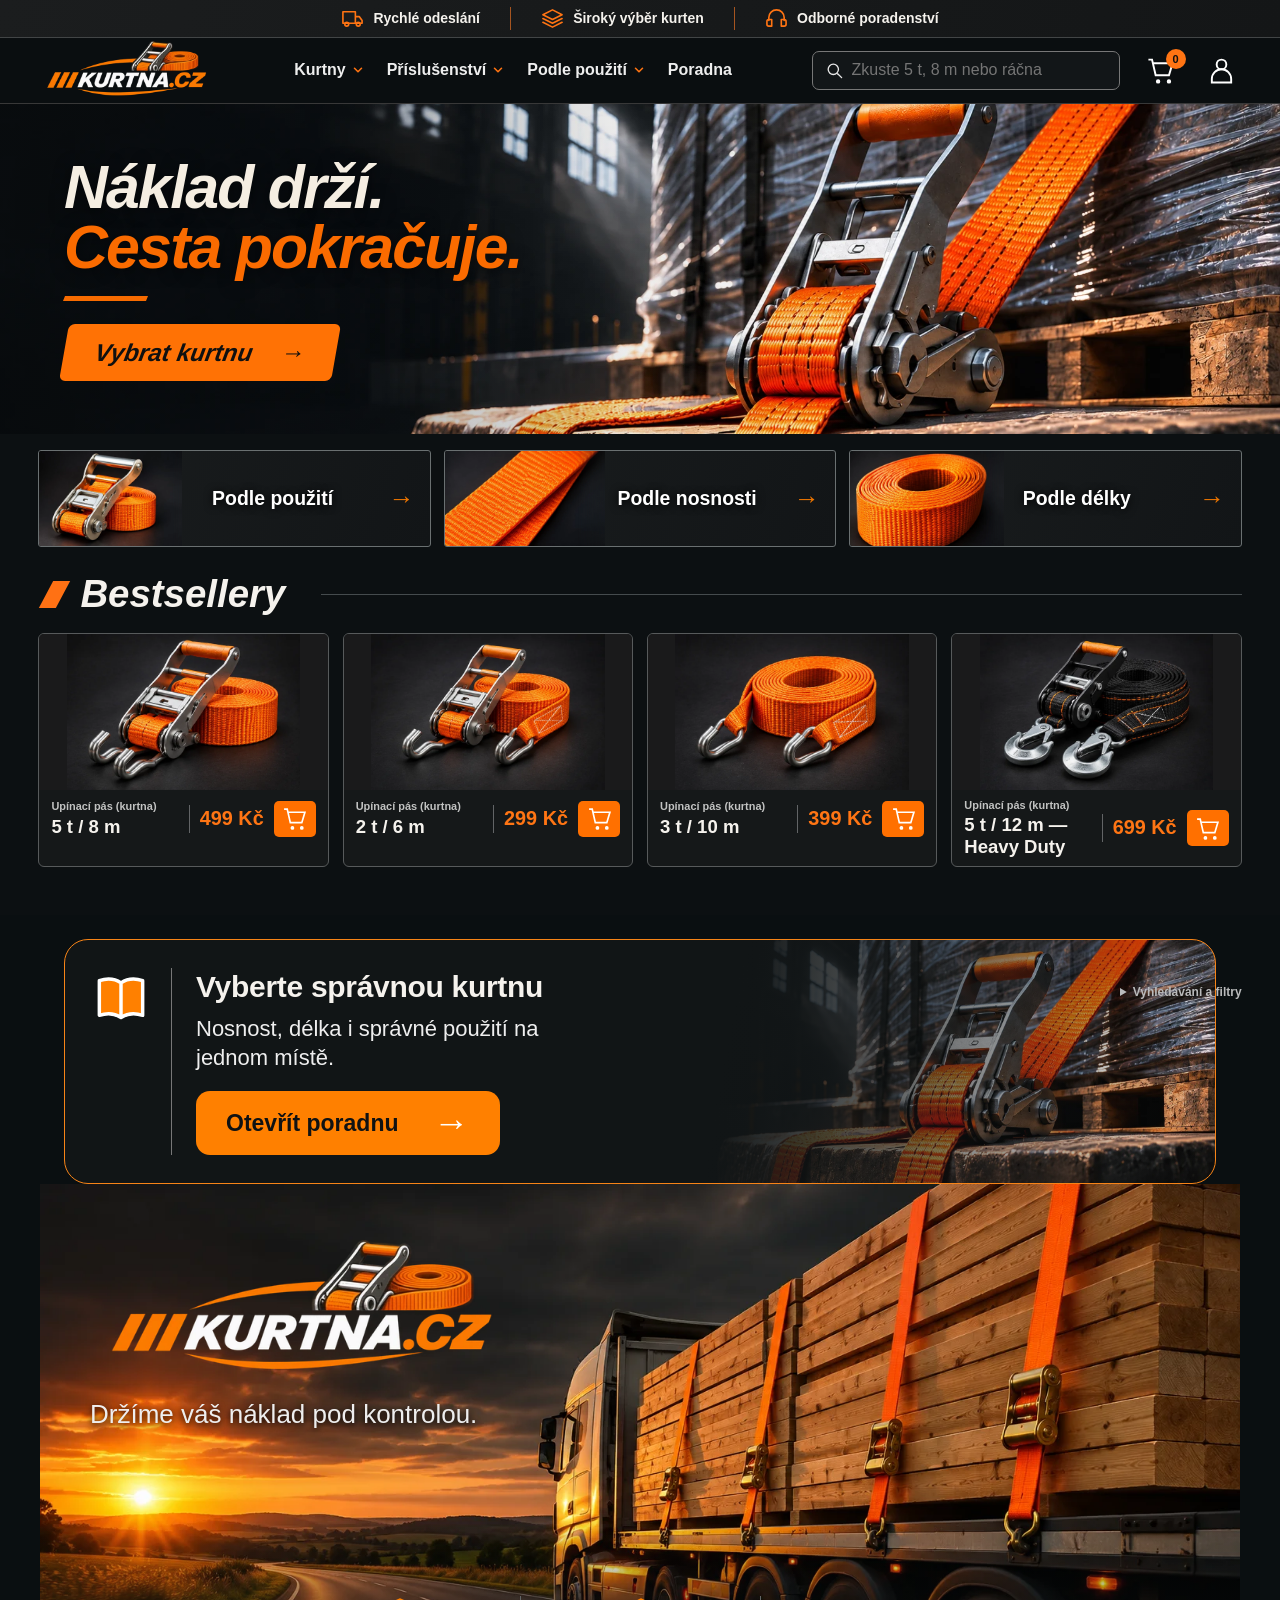
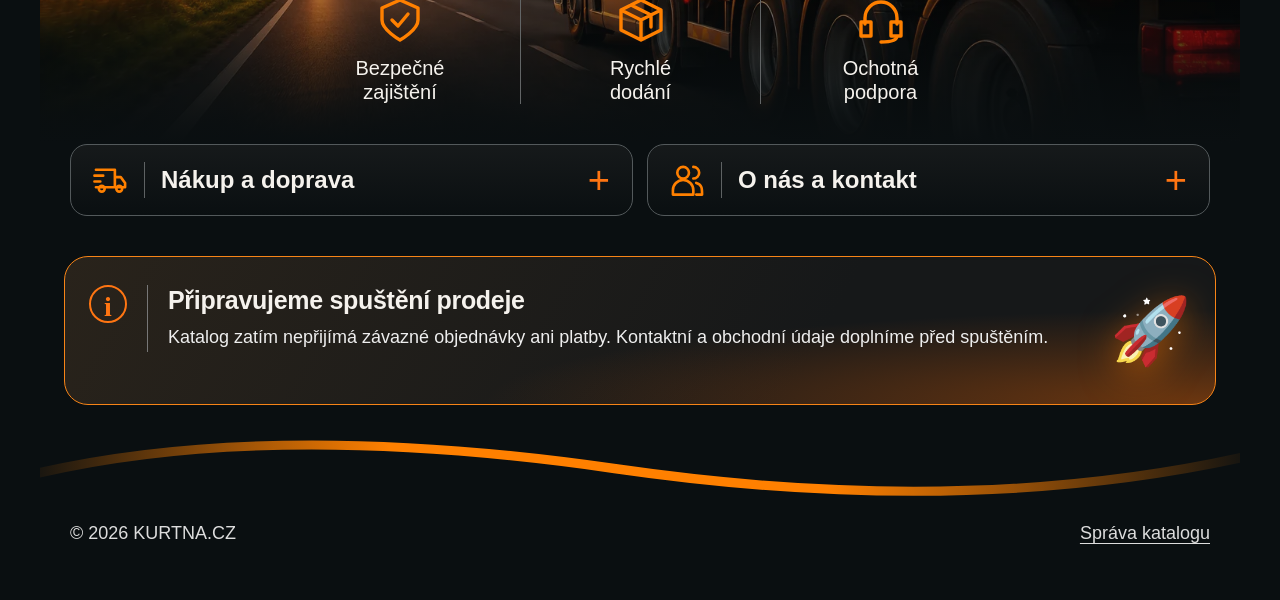
<file: index.html>
<!doctype html>
<html lang="cs">
<head>
<meta charset="utf-8"><meta name="viewport" content="width=device-width,initial-scale=1">
<title>Kurtny a upínací pásy pro zajištění nákladu | Kurtna.cz</title>
<meta name="description" content="Prohlédněte si kurtny a ráčnové upínací pásy. Porovnejte délky a varianty, otevřete detail produktu a připravte nezávaznou poptávku na Kurtna.cz.">
<meta name="theme-color" content="#101213">
<link rel="icon" href="/favicon.ico" sizes="16x16 32x32 48x48 64x64">
<link rel="icon" href="/favicon-48.png" type="image/png" sizes="48x48">
<link rel="icon" href="/favicon.svg" type="image/svg+xml" sizes="any">
<link rel="apple-touch-icon" href="/apple-touch-icon.png" sizes="180x180">
<link rel="manifest" href="/site.webmanifest">
<link rel="preload" href="assets/hero-ratchet.webp" as="image">
<meta property="og:type" content="website">
<meta property="og:locale" content="cs_CZ">
<meta property="og:site_name" content="Kurtna.cz">
<meta property="og:url" content="https://kurtna.cz/">
<meta property="og:title" content="Kurtny a upínací pásy pro zajištění nákladu | Kurtna.cz">
<meta property="og:description" content="Prohlédněte si kurtny a ráčnové upínací pásy. Porovnejte délky a varianty, otevřete detail produktu a připravte nezávaznou poptávku na Kurtna.cz.">
<meta property="og:image" content="https://kurtna.cz/assets/kurtna-og.jpg">
<meta property="og:image:type" content="image/jpeg">
<meta property="og:image:width" content="1200">
<meta property="og:image:height" content="630">
<meta property="og:image:alt" content="Kurtna.cz – oranžový upínací pás s ráčnou. Náklad drží. Cesta pokračuje.">
<meta name="twitter:card" content="summary_large_image">
<meta name="twitter:title" content="Kurtny a upínací pásy pro zajištění nákladu | Kurtna.cz">
<meta name="twitter:description" content="Prohlédněte si kurtny a ráčnové upínací pásy. Porovnejte délky a varianty, otevřete detail produktu a připravte nezávaznou poptávku na Kurtna.cz.">
<meta name="twitter:image" content="https://kurtna.cz/assets/kurtna-og.jpg">
<meta name="twitter:image:alt" content="Kurtna.cz – oranžový upínací pás s ráčnou. Náklad drží. Cesta pokračuje.">
<script type="application/ld+json">{"@context": "https://schema.org", "@type": "Organization", "name": "Kurtna.cz", "url": "https://kurtna.cz/", "logo": "https://kurtna.cz/icon-512.png"}</script>
<style>
:root{--bg:#101112;--panel:#191a1b;--line:#353637;--orange:#ff6908;--text:#f5f2ed;--muted:#aaa9a6}*{box-sizing:border-box}html{scroll-behavior:smooth}body{margin:0;background:var(--bg);color:var(--text);font:15px/1.4 Arial,Helvetica,sans-serif}button,input{font:inherit}button{cursor:pointer}.announcement{height:36px;background:var(--orange);color:#141414;display:flex;justify-content:center;align-items:center;gap:22px;font-weight:700;font-size:13px}.announcement span+span{border-left:1px solid #7b3300;padding-left:22px}.header{height:70px;display:flex;align-items:center;padding:0 4%;gap:30px;border-bottom:1px solid #383838;background:#101112;position:relative;z-index:5}.brand{font-size:30px;font-weight:900;letter-spacing:-1.4px;font-style:italic;white-space:nowrap}.brand .slashes{color:var(--orange);letter-spacing:-8px;margin-right:13px;font-style:normal}.brand .cz{color:var(--orange)}nav{display:flex;gap:28px;margin:auto}nav a{color:#eee;text-decoration:none;font-weight:700;white-space:nowrap}nav a:hover{color:var(--orange)}.search{height:40px;width:265px;border:1px solid #777;border-radius:8px;display:flex;align-items:center;padding:0 12px;color:#aaa;gap:8px}.search input{width:100%;border:0;outline:0;color:white;background:transparent}.head-icon{position:relative;border:0;background:transparent;color:#fff;font-size:22px}.badge{position:absolute;right:-7px;top:-8px;border-radius:50%;background:var(--orange);color:#111;font:bold 11px Arial;width:20px;height:20px;display:grid;place-items:center}.hero{height:370px;position:relative;overflow:hidden;padding:43px 6%;background:linear-gradient(90deg,#101112 0%,rgba(16,17,18,.94) 29%,rgba(16,17,18,.25) 69%,rgba(16,17,18,.08)),url('data:image/png;base64,');background-color:#171819}.hero:before{content:"";position:absolute;inset:0;background:radial-gradient(ellipse at 77% 40%,#80572f77,transparent 42%),repeating-linear-gradient(0deg,transparent 0 43px,#ffffff08 44px),linear-gradient(115deg,transparent 54%,#ffffff12 55%,transparent 56%)}.hero-copy{position:relative;z-index:1;max-width:560px}.hero h1{font-size:clamp(45px,5vw,68px);line-height:.98;letter-spacing:-2.5px;font-weight:900;font-style:italic;margin:5px 0 23px}.hero h1 em{display:block;color:var(--orange)}.dash{height:5px;width:85px;background:var(--orange);transform:skewX(-25deg);margin:0 0 28px}.primary{border:0;border-radius:9px;background:var(--orange);color:#101112;font-size:23px;font-weight:900;padding:15px 27px;box-shadow:0 6px 22px #0007}.primary:hover,.add:hover{filter:brightness(1.12);transform:translateY(-1px)}.hero-art{position:absolute;right:7%;top:0;width:47%;height:100%;overflow:hidden}.cargo{position:absolute;right:-2%;bottom:0;width:92%;height:46%;background:repeating-linear-gradient(90deg,#443d35 0 87px,#302d29 89px 91px);clip-path:polygon(4% 0,100% 0,100% 100%,0 100%);box-shadow:0 -10px 35px #000}.cargo:after{content:"";position:absolute;inset:0;background:repeating-linear-gradient(0deg,transparent 0 42px,#0c0c0c66 44px 47px)}.strap{position:absolute;width:45px;height:120%;top:-10%;left:65%;transform:rotate(32deg);background:repeating-linear-gradient(0deg,#ff8a1b 0 7px,#e35c00 8px 9px);box-shadow:0 0 25px #000a,inset 0 0 0 2px #ffb24d}.strap.cross{height:97%;width:48px;left:35%;top:30%;transform:rotate(83deg)}.ratchet{position:absolute;width:150px;height:170px;left:42%;top:29%;transform:rotate(14deg);filter:drop-shadow(0 14px 12px #000)}.ratchet .handle{position:absolute;left:45px;top:1px;width:62px;height:80px;border:13px solid #aaa9a2;border-radius:24px 24px 12px 12px;background:linear-gradient(90deg,#454545,#c2c0b8,#555)}.ratchet .body{position:absolute;left:10px;top:74px;width:132px;height:61px;border:12px solid #85847e;border-radius:10px;background:linear-gradient(135deg,#ff7411 0 22%,#aaa9a1 25% 36%,#383a3b 39% 60%,#aaa9a1 64% 73%,#ff7411 76%)}.ratchet .grip{position:absolute;left:17px;top:-2px;width:116px;height:27px;border:4px solid #b94500;border-radius:15px;background:#ff7b12;transform:rotate(-22deg)}.categories{display:grid;grid-template-columns:repeat(3,1fr);gap:16px;margin:0 4% 18px}.category{height:118px;border:1px solid #555;border-radius:4px;position:relative;overflow:hidden;display:flex;align-items:center;justify-content:flex-end;padding:18px 24px;color:white;text-decoration:none;background:linear-gradient(100deg,#28292a,#111213)}.category:before{content:"";position:absolute;inset:0 45% 0 0;opacity:.9;background:linear-gradient(135deg,#484643,#1a1b1b)}.category:nth-child(2):before{background:repeating-linear-gradient(0deg,#28292a 0 5px,#454545 6px 8px)}.category:nth-child(3):before{background:radial-gradient(ellipse,#8c3b0b,#24170f 65%,#161616)}.category strong,.category b{position:relative;z-index:1}.category strong{font-size:22px}.category b{color:var(--orange);font-size:27px;margin-left:16px}.section{margin:8px 4% 26px}.section-title{display:flex;align-items:center;gap:12px;font-size:31px;font-style:italic;margin:0 0 14px}.section-title:before{content:"";width:12px;height:27px;background:var(--orange);transform:skew(-25deg)}.products{display:grid;grid-template-columns:repeat(4,1fr);gap:14px}.product{min-width:0;border:1px solid #393a3b;border-radius:9px;overflow:hidden;background:linear-gradient(145deg,#222324,#151617)}.photo{height:142px;position:relative;overflow:hidden;background:radial-gradient(ellipse at 50% 100%,#51483e,#1b1c1d 65%)}.roll{position:absolute;width:126px;height:66px;border-radius:50%;border:18px solid #f36b08;left:43%;top:39px;transform:rotate(-13deg);box-shadow:inset 0 0 0 4px #ff9a39,0 8px 16px #0009}.roll:after{content:"";position:absolute;inset:7px;border:2px dashed #773300;border-radius:50%}.small-ratchet{position:absolute;left:16%;top:36px;width:82px;height:72px;border:9px solid #aaa9a2;border-radius:17px 17px 8px 8px;transform:rotate(-16deg);background:linear-gradient(135deg,#ff720d 0 25%,#888 27% 40%,#282929 44% 59%,#aaa 62% 72%,#ff720d 74%);box-shadow:0 8px 9px #0009}.small-ratchet:before{content:"";position:absolute;left:15px;top:-32px;width:43px;height:33px;border:8px solid #aaa;border-bottom:0;border-radius:19px 19px 0 0}.hook{position:absolute;left:75%;top:78px;width:27px;height:28px;border:5px solid #aaa;border-left-color:transparent;border-radius:50%;transform:rotate(25deg)}.info{padding:9px 14px 13px;position:relative}.info strong{display:block;font-size:15px;line-height:1.3}.price{color:var(--orange);font-size:23px;font-weight:900;margin-top:3px}.add{position:absolute;right:13px;bottom:13px;width:47px;height:38px;background:var(--orange);border:0;border-radius:7px;color:#111;font-size:20px}.trust{min-height:73px;border-top:1px solid #484848;display:flex;align-items:center;justify-content:space-around;background:linear-gradient(110deg,var(--orange) 0 34%,#151617 34%);font-weight:bold}.trust strong{font-size:24px;font-style:italic;color:#111}.trust span{padding:0 16px}.toast{position:fixed;right:20px;bottom:20px;z-index:10;background:#242526;border:1px solid #555;padding:14px 19px;border-radius:9px;box-shadow:0 8px 24px #0009;opacity:0;transform:translateY(12px);transition:.2s;pointer-events:none}.toast.show{opacity:1;transform:none}.mobile-menu{display:none}
@media(max-width:900px){.header{gap:15px}.brand{font-size:25px}nav{gap:14px}.search{width:215px}.hero-art{right:-5%;width:55%}.products{grid-template-columns:repeat(2,1fr)}.trust{flex-wrap:wrap;padding:11px}.trust strong{width:100%;text-align:center}.category{height:100px;padding:12px}.category strong{font-size:18px}}
@media(max-width:600px){.announcement{height:31px;font-size:10px;gap:8px}.announcement span+span{padding-left:8px}.header{height:62px;padding:0 15px;gap:12px}.brand{font-size:23px}.brand .slashes{font-size:19px;margin-right:10px}nav,.search,.head-icon.user{display:none}.head-icon.cart{margin-left:auto}.mobile-menu{display:inline-block}.hero{height:375px;padding:35px 21px;background:linear-gradient(90deg,#101112 0%,#101112df 48%,#10111288 100%)}.hero h1{font-size:48px;max-width:360px}.hero-art{right:-25%;width:82%;opacity:.67;top:55px}.primary{font-size:18px;padding:14px 20px}.categories{grid-template-columns:1fr;margin:0 13px 16px;gap:8px}.category{height:73px;padding:11px 17px}.category:before{inset:0 49% 0 0}.category strong{font-size:19px}.section{margin:10px 13px 20px}.section-title{font-size:27px}.products{gap:9px}.photo{height:106px}.roll{width:97px;height:51px;border-width:14px;left:39%;top:35px}.small-ratchet{transform:scale(.82) rotate(-16deg);transform-origin:top left;left:9%;top:30px}.info{padding:8px}.info strong{font-size:13px}.price{font-size:19px}.add{width:36px;height:31px;right:8px;bottom:9px}.trust{gap:4px;padding:10px 4px}.trust strong{font-size:20px}.trust span{font-size:11px;padding:3px}}

.filters{display:flex;flex-wrap:wrap;gap:14px;align-items:end;margin:20px 0}.filters label{display:grid;gap:6px;flex:1;min-width:140px}input,select{padding:10px;border:1px solid #777;border-radius:5px;background:#222;color:#fff;min-width:0}button{border-radius:5px}.filters button,.action{padding:11px 16px;background:var(--orange);color:#111;border:0;font-weight:bold}.notice{padding:12px;border-left:3px solid var(--orange);background:#222}.product[hidden]{display:none}.info strong{cursor:pointer}.product:focus-within{outline:2px solid var(--orange)}details{padding:14px 0;border-bottom:1px solid #444}summary{cursor:pointer;font-weight:bold}dialog{background:#191a1b;color:#fff;border:1px solid #555;border-radius:10px;padding:28px;width:min(640px,94vw);max-height:90dvh}dialog::backdrop{background:#000b}.close{float:right;background:transparent;color:#fff;border:0;font-size:24px}.cart-row{display:flex;gap:12px;align-items:center;padding:16px 0;border-bottom:1px solid #444;flex-wrap:wrap}.cart-row span{flex:1;min-width:160px}.cart-row button{background:#333;color:#fff;border:1px solid #777;padding:7px 12px}.checkout{display:grid;gap:12px}.checkout label{display:grid;gap:5px}.checkout textarea{background:#222;color:#fff;min-height:80px;padding:10px}.action{margin-top:12px}.empty{padding:24px 0}a{color:inherit}button:focus-visible,a:focus-visible,summary:focus-visible{outline:2px solid var(--orange);outline-offset:4px}@media(max-width:600px){.filters{gap:10px}.filters label{min-width:42%}.header nav{top:62px}.notice{font-size:14px}.hero h1{font-size:44px}}
</style>
<link rel="stylesheet" href="visual.css?v=footer-visual-20261126"><link rel="stylesheet" href="catalog.css?v=1"><link rel="stylesheet" href="search.css?v=2"><link rel="stylesheet" href="cart.css?v=2"></head>
<body>
<div class="announcement">
  <span><svg aria-hidden="true" viewBox="0 0 24 24" fill="none" stroke="currentColor" stroke-width="1.7" stroke-linecap="round" stroke-linejoin="round"><path d="M2 5h13v12H2zM15 10h4l3 4v3h-7z"/><circle cx="6" cy="18" r="2"/><circle cx="18" cy="18" r="2"/></svg>Rychlé odeslání</span>
  <span><svg aria-hidden="true" viewBox="0 0 24 24" fill="none" stroke="currentColor" stroke-width="1.7" stroke-linecap="round" stroke-linejoin="round"><path d="m12 3 10 5-10 5L2 8l10-5ZM2 12l10 5 10-5M2 16l10 5 10-5"/></svg>Široký výběr kurten</span>
  <span><svg aria-hidden="true" viewBox="0 0 24 24" fill="none" stroke="currentColor" stroke-width="1.7" stroke-linecap="round" stroke-linejoin="round"><path d="M4 14v-3a8 8 0 0 1 16 0v3M4 13h3v7H4a2 2 0 0 1-2-2v-3a2 2 0 0 1 2-2Zm16 0h-3v7h3a2 2 0 0 0 2-2v-3a2 2 0 0 0-2-2Z"/></svg>Odborné poradenství</span>
</div>
<div id="menu-backdrop" class="menu-backdrop" aria-hidden="true" hidden></div>
<header class="header"><a class="brand brand-logo" href="./"><img src="assets/kurtna-logo.webp" width="540" height="180" alt="Kurtna.cz – úvodní stránka"></a><nav id="main-nav"><a href="#produkty">Kurtny<svg class="nav-chevron" aria-hidden="true" width="14" height="14" viewBox="0 0 16 16" fill="none"><path d="m4 6 4 4 4-4" stroke="currentColor" stroke-width="1.8" stroke-linecap="round" stroke-linejoin="round"/></svg></a><a href="#produkty">Příslušenství<svg class="nav-chevron" aria-hidden="true" width="14" height="14" viewBox="0 0 16 16" fill="none"><path d="m4 6 4 4 4-4" stroke="currentColor" stroke-width="1.8" stroke-linecap="round" stroke-linejoin="round"/></svg></a><a href="./#kategorie">Podle použití<svg class="nav-chevron" aria-hidden="true" width="14" height="14" viewBox="0 0 16 16" fill="none"><path d="m4 6 4 4 4-4" stroke="currentColor" stroke-width="1.8" stroke-linecap="round" stroke-linejoin="round"/></svg></a><a href="/poradna/">Poradna</a><a class="mobile-account-link" href="/ucet/">Zákaznický účet</a></nav><div class="search-combobox header-search" id="header-search"><label class="search"><svg aria-hidden="true" viewBox="0 0 24 24" fill="none" stroke="currentColor" stroke-width="1.7" stroke-linecap="round" stroke-linejoin="round"><circle cx="10.5" cy="10.5" r="6.5"/><path d="m16 16 5 5"/></svg><input id="search" type="search" aria-label="Hledat v katalogu" placeholder="Zkuste 5 t, 8 m nebo ráčna" enterkeyhint="search"></label></div><button class="head-icon cart" aria-label="Košík"><svg viewBox="0 0 24 24" fill="none" stroke="currentColor" stroke-width="1.6"><path d="M2 3h3l3 13h11l3-10H6"/><circle cx="10" cy="21" r="1"/><circle cx="19" cy="21" r="1"/></svg><span class="badge" id="count">0</span></button><a class="head-icon user account-icon" href="/ucet/" aria-label="Zákaznický účet"><svg viewBox="0 0 24 24" fill="none" stroke="currentColor" stroke-width="1.6"><circle cx="12" cy="7" r="4"/><path d="M4 22v-3a8 8 0 0 1 16 0v3z"/></svg></a><button class="head-icon search-toggle" id="search-toggle" type="button" aria-label="Otevřít vyhledávání" aria-expanded="false" aria-controls="header-search"><svg aria-hidden="true" viewBox="0 0 24 24" fill="none" stroke="currentColor" stroke-width="1.7" stroke-linecap="round" stroke-linejoin="round"><circle cx="10.5" cy="10.5" r="6.5"/><path d="m16 16 5 5"/></svg></button><button class="head-icon mobile-menu" id="menu" type="button" aria-label="Menu" aria-controls="main-nav" aria-expanded="false">☰</button></header>
<main><section class="section product-detail" id="produkt" hidden></section><section class="hero"><div class="hero-copy"><h1>Náklad drží.<em>Cesta pokračuje.</em></h1><div class="dash"></div><button class="primary" onclick="document.querySelector('#produkty').scrollIntoView()">Vybrat kurtnu <span aria-hidden="true">→</span></button></div><div class="hero-art" aria-hidden="true"><div class="cargo"></div><div class="strap"></div><div class="strap cross"></div><div class="ratchet"><span class="handle"></span><span class="body"></span><span class="grip"></span></div></div></section>
<section class="categories" id="kategorie"><a class="category category--use" href="#produkty"><strong>Podle použití</strong><b aria-hidden="true">→</b></a><a class="category category--capacity" href="#produkty"><strong>Podle nosnosti</strong><b aria-hidden="true">→</b></a><a class="category category--length" href="#produkty"><strong>Podle délky</strong><b aria-hidden="true">→</b></a></section>
<section class="section" id="produkty"><h2 class="section-title">Bestsellery</h2><div class="products"></div><noscript><p>Pro zobrazení katalogu zapněte JavaScript.</p></noscript><details class="catalog-controls"><summary>Vyhledávání a filtry</summary><p class="notice">Připravovaný katalog. Fotografie jsou ilustrační. Ceny jsou orientační, dostupnost ani prodej zatím nejsou potvrzené.</p><div class="filters"><div class="search-combobox filter-search" id="filter-search"><label>Hledat<input id="mobile-search" type="search" placeholder="Název, SKU nebo 8 m" enterkeyhint="search"></label></div><label>Provedení<select id="capacity"><option value="">Všechna provedení</option></select></label><label>Délka<select id="length"><option value="">Všechny délky</option></select></label><label>Řazení<select id="sort"><option value="default">Doporučené</option><option value="asc">Od nejlevnějšího</option><option value="desc">Od nejdražšího</option></select></label><button id="reset" type="button">Zrušit filtry</button></div><p id="results" aria-live="polite"></p></details></section></main><dialog id="modal" aria-label="Detail a košík"><button class="close" aria-label="Zavřít">✕</button><div id="modal-body"></div></dialog><footer class="site-footer" id="jistota">
  <div class="footer-inner">
    <section class="footer-guide" id="poradna"><svg viewBox="0 0 24 24" fill="none" stroke="currentColor" stroke-width="1.6" stroke-linecap="round" stroke-linejoin="round" aria-hidden="true"><path d="M12 5C9 3 5 3 2 4v16c3-1 7-1 10 1 3-2 7-2 10-1V4c-3-1-7-1-10 1Zm0 0v16"/></svg><div><h2>Vyberte správnou kurtnu</h2><p>Nosnost, délka i správné použití na jednom místě.</p><a class="footer-button" href="/poradna/">Otevřít poradnu <span aria-hidden="true">→</span></a></div></section>
    <div class="footer-columns"><div class="footer-brand"><a href="/" aria-label="Kurtna.cz – úvodní stránka"><img src="/assets/kurtna-logo.webp" width="540" height="180" alt="Kurtna.cz" loading="lazy" decoding="async"></a><p>Držíme váš náklad pod kontrolou.</p></div>
    <div class="footer-benefits" aria-label="Naše výhody">
<span><svg viewBox="0 0 24 24" aria-hidden="true"><path d="M12 2 3 6v6c0 5 9 10 9 10s9-5 9-10V6Z"/><path d="m8 12 3 3 5-6"/></svg>Bezpečné<br>zajištění</span>
<span><svg viewBox="0 0 24 24" aria-hidden="true"><path d="m12 2 10 5v10l-10 5-10-5V7Zm0 10v10M2 7l10 5 10-5M7 4.5l10 5v6"/></svg>Rychlé<br>dodání</span>
<span><svg viewBox="0 0 24 24" aria-hidden="true"><path d="M4 14v-3a8 8 0 0 1 16 0v3M4 13H2v7h5v-7Zm16 0h2v7h-5v-7Zm0 7c0 3-6 3-8 3"/></svg>Ochotná<br>podpora</span>
</div>
    <div class="footer-navigation">
      <details><summary><svg viewBox="0 0 24 24" aria-hidden="true"><path d="M2 5h13v12H2M15 10h4l3 4v3h-7M1 9h6M1 13h4"/><circle cx="6" cy="18" r="2"/><circle cx="18" cy="18" r="2"/></svg>Nákup a doprava</summary><div class="footer-links"><a href="/#produkty">Prohlédnout katalog <span aria-hidden="true">→</span></a><a href="/poradna/">Jak vybrat upínací pás <span aria-hidden="true">→</span></a><p>Informace o dopravě a obchodní podmínky doplníme před spuštěním prodeje.</p></div></details>
      <details><summary><svg viewBox="0 0 24 24" aria-hidden="true"><circle cx="9" cy="7" r="4"/><path d="M2 22v-3a7 7 0 0 1 14 0v3ZM16 3a4 4 0 0 1 0 8m2 3c4 1 4 4 4 8h-4"/></svg>O nás a kontakt</summary><div class="footer-links"><p>Kurtna.cz – připravovaný katalog upínacích pásů a příslušenství pro zajištění nákladu.</p><p>Údaje o provozovateli a kontakty doplníme před zahájením prodeje.</p></div></details>
    </div></div>
    <div class="footer-launch"><span class="footer-info" aria-hidden="true">i</span><div><h2>Připravujeme spuštění prodeje</h2><p>Katalog zatím nepřijímá závazné objednávky ani platby. Kontaktní a obchodní údaje doplníme před spuštěním.</p></div></div>
    <svg class="footer-wave" viewBox="0 0 1000 100" preserveAspectRatio="none" aria-hidden="true"><defs><linearGradient id="wave-orange"><stop stop-color="#ff8000" stop-opacity="0"/><stop offset=".3" stop-color="#ff8000"/><stop offset=".65" stop-color="#ff8000"/><stop offset="1" stop-color="#ff8000" stop-opacity="0"/></linearGradient></defs><path d="M-20 70Q180-25 480 55T1020 30" fill="none" stroke="url(#wave-orange)" stroke-width="14"/></svg><div class="footer-bottom"><small>© 2026 KURTNA.CZ</small><a href="/admin.html">Správa katalogu</a></div>
  </div>
</footer><div class="toast" id="toast" role="status">Přidáno do košíku</div>
<script type="module" src="app.js?v=menu-blur-1"></script></body></html>
</file>
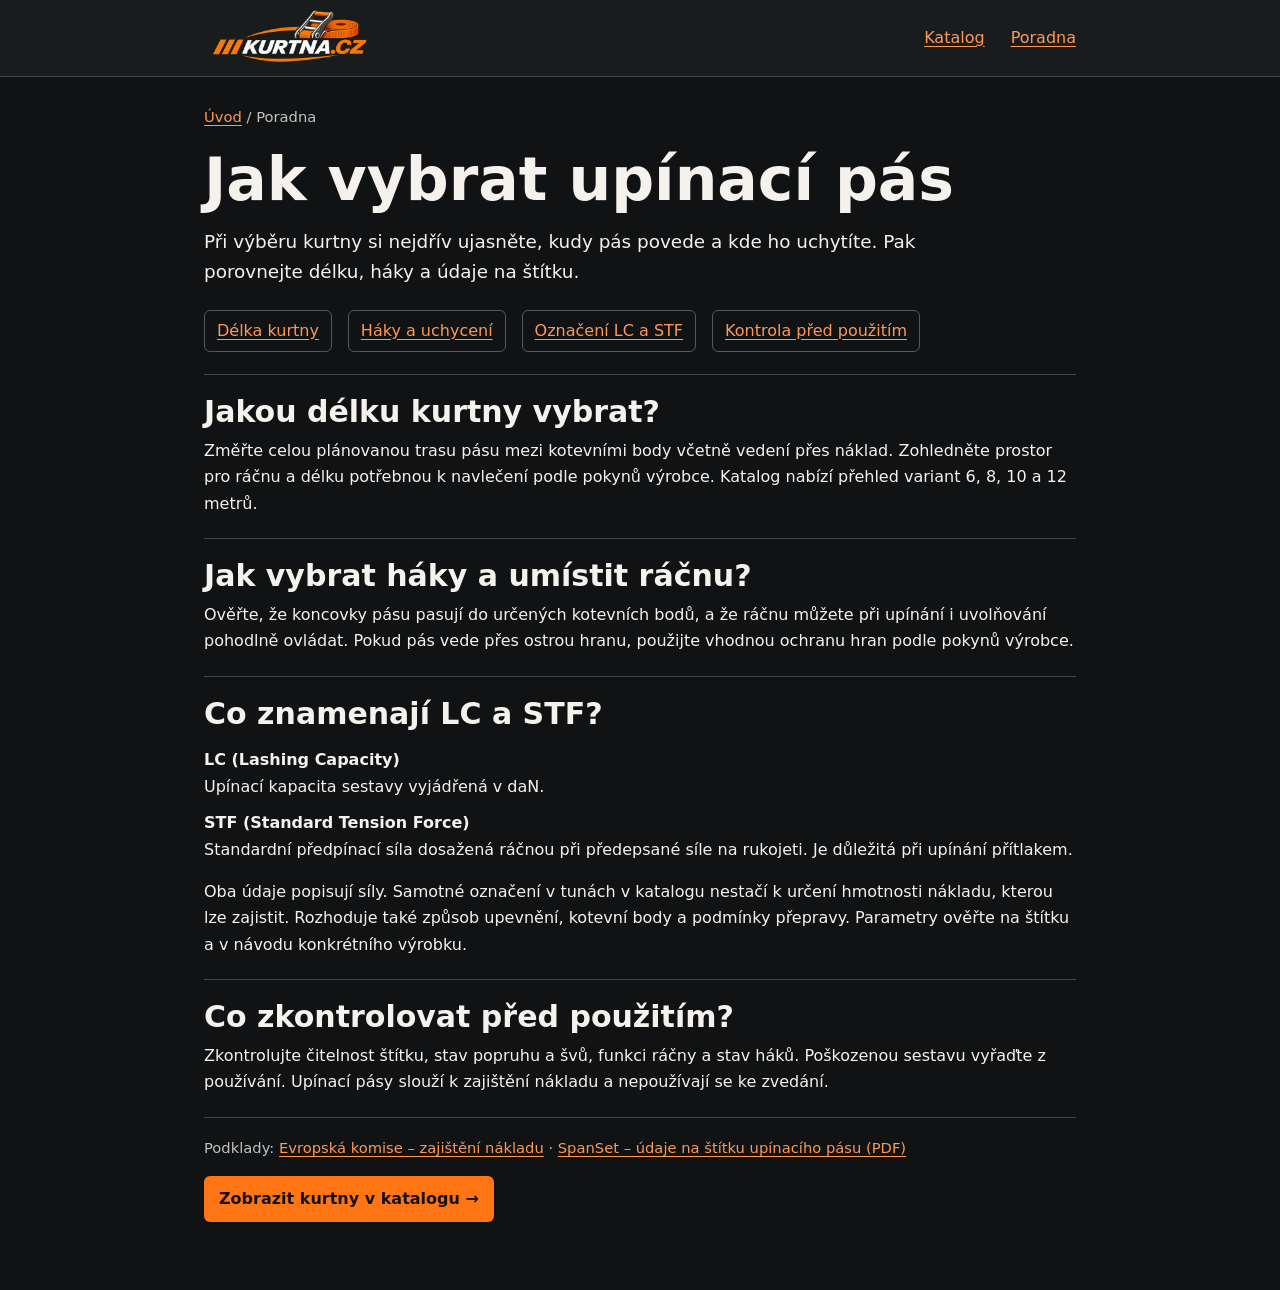
<file: poradna/index.html>
<!doctype html>
<html lang="cs">
<head>
  <meta charset="utf-8">
  <meta name="viewport" content="width=device-width,initial-scale=1">
  <title>Jak vybrat kurtnu a číst štítek upínacího pásu | Kurtna.cz</title>
  <meta name="description" content="Jak zvolit délku kurtny, co znamenají LC a STF na štítku a co u upínacího pásu zkontrolovat před použitím.">
  <meta name="theme-color" content="#101213">
  <link rel="canonical" href="https://kurtna.cz/poradna/">
  <link rel="icon" href="/favicon.svg" type="image/svg+xml">
  <link rel="apple-touch-icon" href="/apple-touch-icon.png">
  <link rel="stylesheet" href="/guide.css?v=touch-1">
  <meta property="og:type" content="article">
  <meta property="og:site_name" content="Kurtna.cz">
  <meta property="og:locale" content="cs_CZ">
  <meta property="og:url" content="https://kurtna.cz/poradna/">
  <meta property="og:title" content="Jak vybrat kurtnu a číst štítek upínacího pásu">
  <meta property="og:description" content="Délka, háky, údaje LC a STF a kontrola kurtny před použitím.">
  <meta property="og:image" content="https://kurtna.cz/assets/kurtna-og.jpg">
  <meta property="og:image:width" content="1200">
  <meta property="og:image:height" content="630">
  <meta name="twitter:card" content="summary_large_image">
  <script type="application/ld+json">
    {"@context":"https://schema.org","@type":"BreadcrumbList","itemListElement":[{"@type":"ListItem","position":1,"name":"Kurtna.cz","item":"https://kurtna.cz/"},{"@type":"ListItem","position":2,"name":"Poradna","item":"https://kurtna.cz/poradna/"}]}
  </script>
</head>
<body>
<header class="bar"><div class="wrap bar-inner">
  <a href="/"><img src="/assets/kurtna-logo.webp" width="540" height="180" alt="Kurtna.cz – úvod"></a>
  <nav aria-label="Hlavní navigace"><a href="/#produkty">Katalog</a><a href="/poradna/" aria-current="page">Poradna</a></nav>
</div></header>
<main class="wrap">
  <p class="crumb"><a href="/">Úvod</a> / Poradna</p>
  <h1>Jak vybrat upínací pás</h1>
  <p class="lead">Při výběru kurtny si nejdřív ujasněte, kudy pás povede a kde ho uchytíte. Pak porovnejte délku, háky a údaje na štítku.</p>
  <nav class="topics" aria-label="Obsah poradny">
    <a href="#delka">Délka kurtny</a>
    <a href="#uchyceni">Háky a uchycení</a>
    <a href="#stitek">Označení LC a STF</a>
    <a href="#kontrola">Kontrola před použitím</a>
  </nav>
  <article>
    <section id="delka">
      <h2>Jakou délku kurtny vybrat?</h2>
      <p>Změřte celou plánovanou trasu pásu mezi kotevními body včetně vedení přes náklad. Zohledněte prostor pro ráčnu a délku potřebnou k navlečení podle pokynů výrobce. Katalog nabízí přehled variant 6, 8, 10 a 12 metrů.</p>
    </section>
    <section id="uchyceni">
      <h2>Jak vybrat háky a umístit ráčnu?</h2>
      <p>Ověřte, že koncovky pásu pasují do určených kotevních bodů, a že ráčnu můžete při upínání i uvolňování pohodlně ovládat. Pokud pás vede přes ostrou hranu, použijte vhodnou ochranu hran podle pokynů výrobce.</p>
    </section>
    <section id="stitek">
      <h2>Co znamenají LC a STF?</h2>
      <dl>
        <dt>LC (Lashing Capacity)</dt><dd>Upínací kapacita sestavy vyjádřená v daN.</dd>
        <dt>STF (Standard Tension Force)</dt><dd>Standardní předpínací síla dosažená ráčnou při předepsané síle na rukojeti. Je důležitá při upínání přítlakem.</dd>
      </dl>
      <p>Oba údaje popisují síly. Samotné označení v tunách v katalogu nestačí k určení hmotnosti nákladu, kterou lze zajistit. Rozhoduje také způsob upevnění, kotevní body a podmínky přepravy. Parametry ověřte na štítku a v návodu konkrétního výrobku.</p>
    </section>
    <section id="kontrola">
      <h2>Co zkontrolovat před použitím?</h2>
      <p>Zkontrolujte čitelnost štítku, stav popruhu a švů, funkci ráčny a stav háků. Poškozenou sestavu vyřaďte z používání. Upínací pásy slouží k zajištění nákladu a nepoužívají se ke zvedání.</p>
    </section>
  </article>
  <p class="sources">Podklady: <a href="https://road-safety.transport.ec.europa.eu/eu-road-safety-policy/priorities/safe-vehicles/cargo-securing-and-abnormal-loads_en">Evropská komise – zajištění nákladu</a> · <a href="https://www.spanset.com/uploads/uk/Load%20Security%20and%20Guide%20to%20Lashing%20Safety.pdf">SpanSet – údaje na štítku upínacího pásu (PDF)</a></p>
  <p><a class="button" href="/#produkty">Zobrazit kurtny v katalogu →</a></p>
</main>
</body>
</html>
</file>
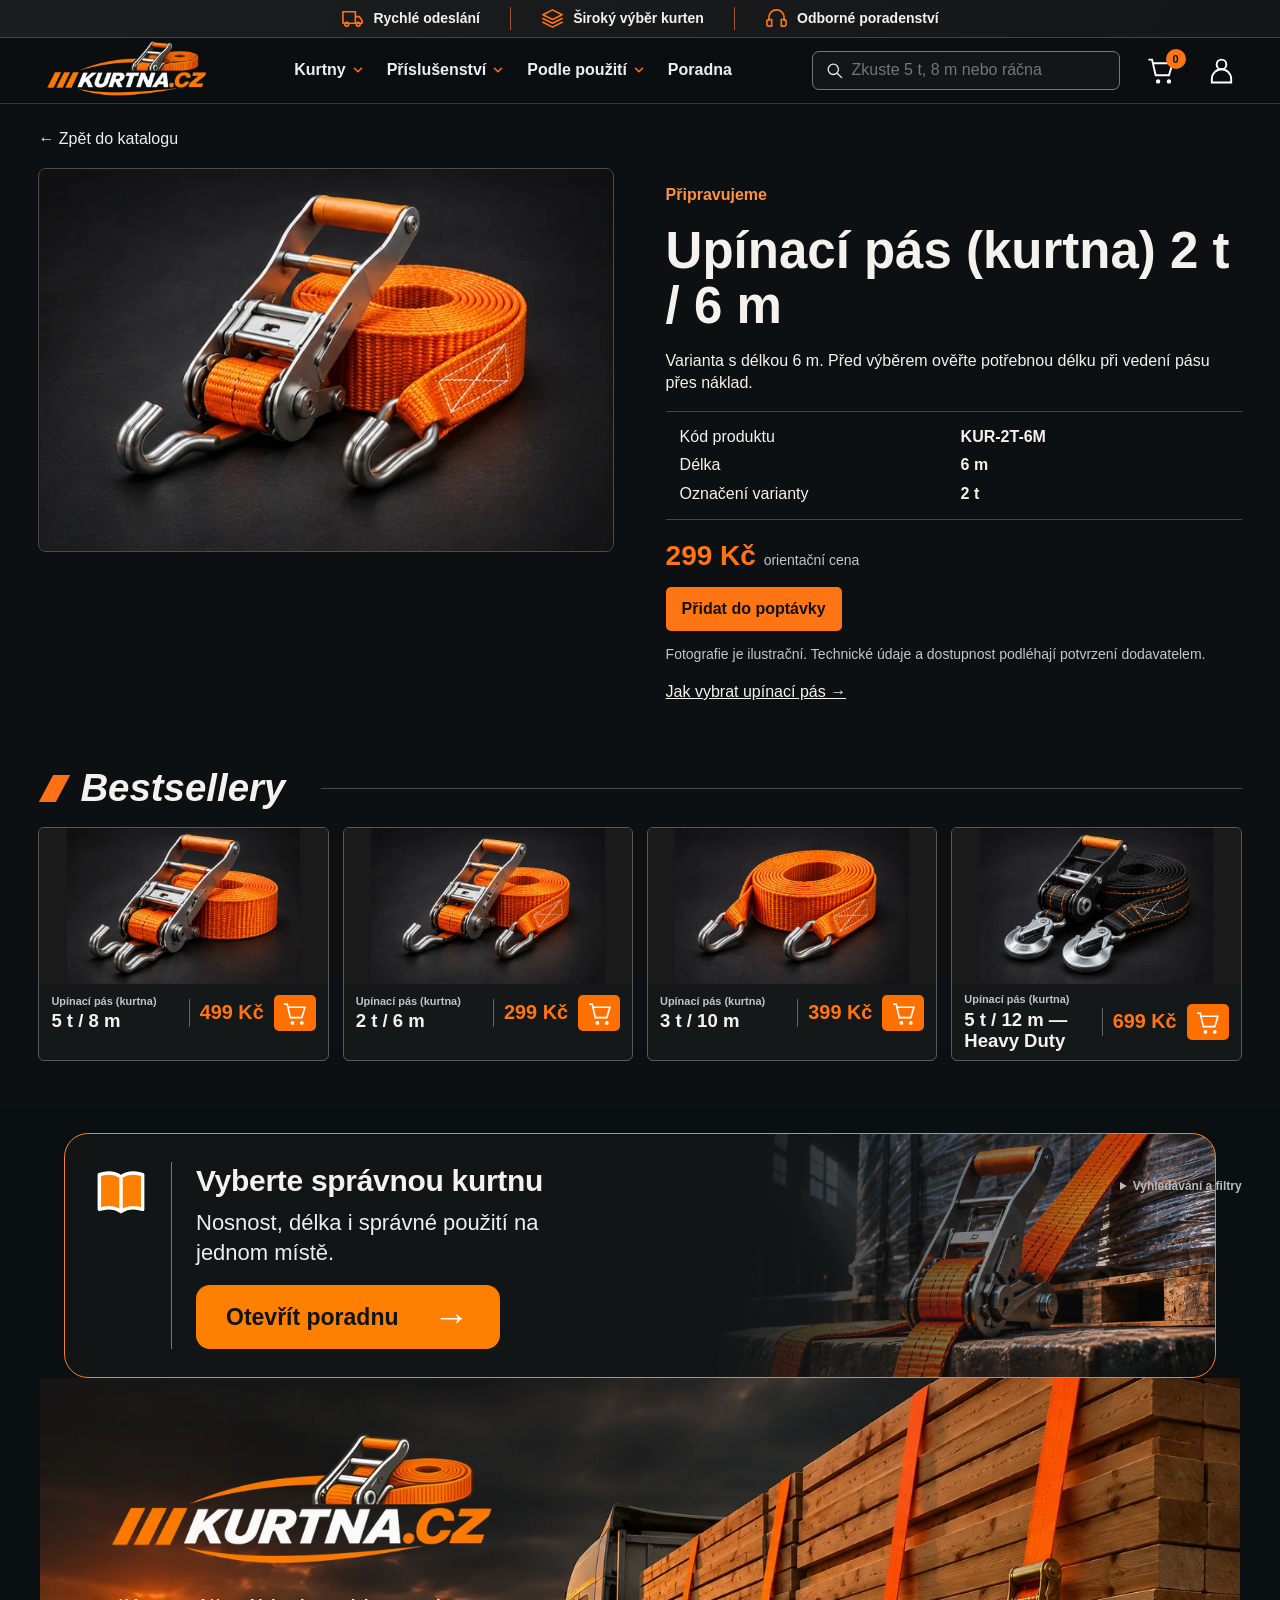
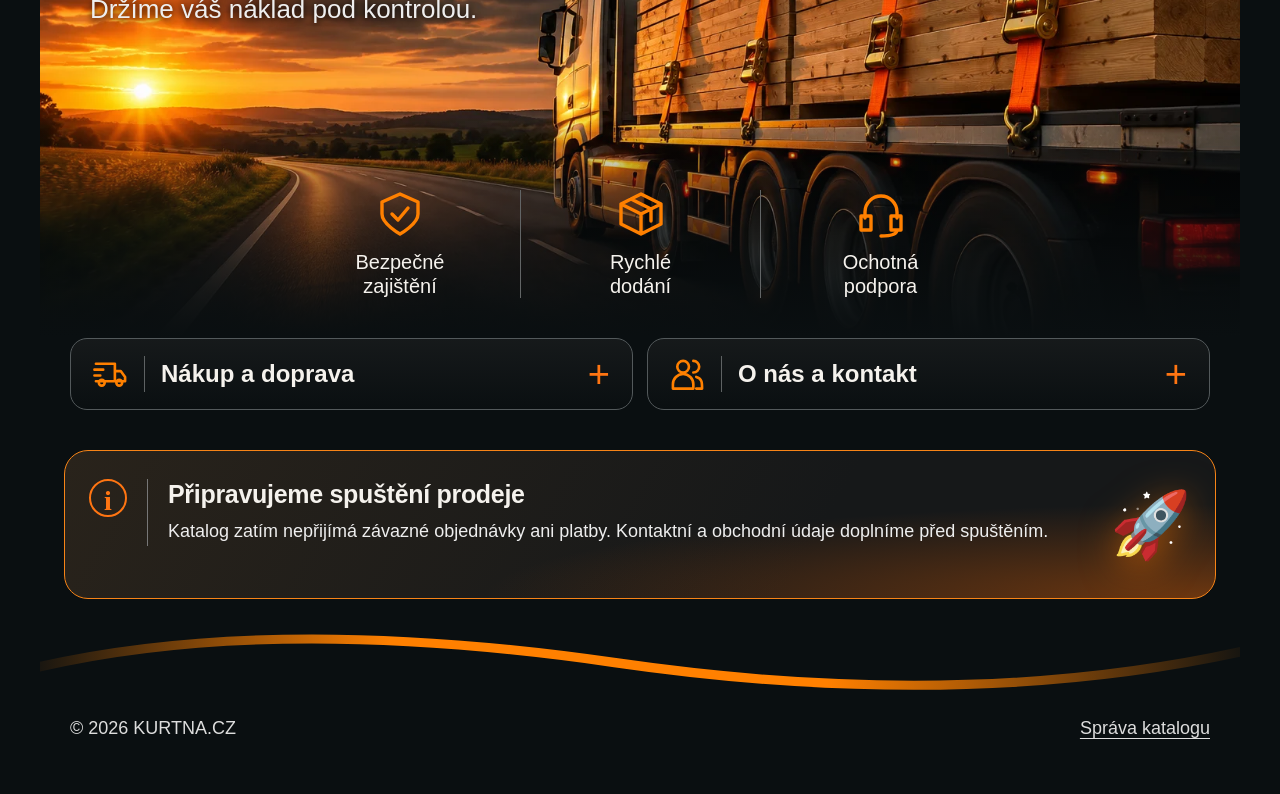
<file: produkt/kurtna-2t-6m/index.html>
<!doctype html>
<html lang="cs">
<head>
<base href="/">
<link rel="canonical" href="https://kurtna.cz/produkt/kurtna-2t-6m/">
<meta charset="utf-8"><meta name="viewport" content="width=device-width,initial-scale=1">
<title>Upínací pás (kurtna) 2 t / 6 m | Kurtna.cz</title>
<meta name="description" content="Varianta s délkou 6 m. Před výběrem ověřte potřebnou délku při vedení pásu přes náklad.">
<meta name="theme-color" content="#101213">
<link rel="icon" href="/favicon.ico" sizes="16x16 32x32 48x48 64x64">
<link rel="icon" href="/favicon-48.png" type="image/png" sizes="48x48">
<link rel="icon" href="/favicon.svg" type="image/svg+xml" sizes="any">
<link rel="apple-touch-icon" href="/apple-touch-icon.png" sizes="180x180">
<link rel="manifest" href="/site.webmanifest">
<meta property="og:type" content="website">
<meta property="og:locale" content="cs_CZ">
<meta property="og:site_name" content="Kurtna.cz">
<meta property="og:url" content="https://kurtna.cz/produkt/kurtna-2t-6m/">
<meta property="og:title" content="Upínací pás (kurtna) 2 t / 6 m | Kurtna.cz">
<meta property="og:description" content="Varianta s délkou 6 m. Před výběrem ověřte potřebnou délku při vedení pásu přes náklad.">
<meta property="og:image" content="https://kurtna.cz/assets/kurtna-2t-6m.webp">
<meta property="og:image:alt" content="Upínací pás (kurtna) 2 t / 6 m – ilustrační fotografie">
<meta name="twitter:card" content="summary_large_image">
<meta name="twitter:title" content="Upínací pás (kurtna) 2 t / 6 m | Kurtna.cz">
<meta name="twitter:description" content="Varianta s délkou 6 m. Před výběrem ověřte potřebnou délku při vedení pásu přes náklad.">
<meta name="twitter:image" content="https://kurtna.cz/assets/kurtna-2t-6m.webp">
<meta name="twitter:image:alt" content="Upínací pás (kurtna) 2 t / 6 m – ilustrační fotografie">
<script type="application/ld+json">{"@context": "https://schema.org", "@type": "Organization", "name": "Kurtna.cz", "url": "https://kurtna.cz/", "logo": "https://kurtna.cz/icon-512.png"}</script>
<style>
:root{--bg:#101112;--panel:#191a1b;--line:#353637;--orange:#ff6908;--text:#f5f2ed;--muted:#aaa9a6}*{box-sizing:border-box}html{scroll-behavior:smooth}body{margin:0;background:var(--bg);color:var(--text);font:15px/1.4 Arial,Helvetica,sans-serif}button,input{font:inherit}button{cursor:pointer}.announcement{height:36px;background:var(--orange);color:#141414;display:flex;justify-content:center;align-items:center;gap:22px;font-weight:700;font-size:13px}.announcement span+span{border-left:1px solid #7b3300;padding-left:22px}.header{height:70px;display:flex;align-items:center;padding:0 4%;gap:30px;border-bottom:1px solid #383838;background:#101112;position:relative;z-index:5}.brand{font-size:30px;font-weight:900;letter-spacing:-1.4px;font-style:italic;white-space:nowrap}.brand .slashes{color:var(--orange);letter-spacing:-8px;margin-right:13px;font-style:normal}.brand .cz{color:var(--orange)}nav{display:flex;gap:28px;margin:auto}nav a{color:#eee;text-decoration:none;font-weight:700;white-space:nowrap}nav a:hover{color:var(--orange)}.search{height:40px;width:265px;border:1px solid #777;border-radius:8px;display:flex;align-items:center;padding:0 12px;color:#aaa;gap:8px}.search input{width:100%;border:0;outline:0;color:white;background:transparent}.head-icon{position:relative;border:0;background:transparent;color:#fff;font-size:22px}.badge{position:absolute;right:-7px;top:-8px;border-radius:50%;background:var(--orange);color:#111;font:bold 11px Arial;width:20px;height:20px;display:grid;place-items:center}.hero{height:370px;position:relative;overflow:hidden;padding:43px 6%;background:linear-gradient(90deg,#101112 0%,rgba(16,17,18,.94) 29%,rgba(16,17,18,.25) 69%,rgba(16,17,18,.08)),url('data:image/png;base64,');background-color:#171819}.hero:before{content:"";position:absolute;inset:0;background:radial-gradient(ellipse at 77% 40%,#80572f77,transparent 42%),repeating-linear-gradient(0deg,transparent 0 43px,#ffffff08 44px),linear-gradient(115deg,transparent 54%,#ffffff12 55%,transparent 56%)}.hero-copy{position:relative;z-index:1;max-width:560px}.hero h1{font-size:clamp(45px,5vw,68px);line-height:.98;letter-spacing:-2.5px;font-weight:900;font-style:italic;margin:5px 0 23px}.hero h1 em{display:block;color:var(--orange)}.dash{height:5px;width:85px;background:var(--orange);transform:skewX(-25deg);margin:0 0 28px}.primary{border:0;border-radius:9px;background:var(--orange);color:#101112;font-size:23px;font-weight:900;padding:15px 27px;box-shadow:0 6px 22px #0007}.primary:hover,.add:hover{filter:brightness(1.12);transform:translateY(-1px)}.hero-art{position:absolute;right:7%;top:0;width:47%;height:100%;overflow:hidden}.cargo{position:absolute;right:-2%;bottom:0;width:92%;height:46%;background:repeating-linear-gradient(90deg,#443d35 0 87px,#302d29 89px 91px);clip-path:polygon(4% 0,100% 0,100% 100%,0 100%);box-shadow:0 -10px 35px #000}.cargo:after{content:"";position:absolute;inset:0;background:repeating-linear-gradient(0deg,transparent 0 42px,#0c0c0c66 44px 47px)}.strap{position:absolute;width:45px;height:120%;top:-10%;left:65%;transform:rotate(32deg);background:repeating-linear-gradient(0deg,#ff8a1b 0 7px,#e35c00 8px 9px);box-shadow:0 0 25px #000a,inset 0 0 0 2px #ffb24d}.strap.cross{height:97%;width:48px;left:35%;top:30%;transform:rotate(83deg)}.ratchet{position:absolute;width:150px;height:170px;left:42%;top:29%;transform:rotate(14deg);filter:drop-shadow(0 14px 12px #000)}.ratchet .handle{position:absolute;left:45px;top:1px;width:62px;height:80px;border:13px solid #aaa9a2;border-radius:24px 24px 12px 12px;background:linear-gradient(90deg,#454545,#c2c0b8,#555)}.ratchet .body{position:absolute;left:10px;top:74px;width:132px;height:61px;border:12px solid #85847e;border-radius:10px;background:linear-gradient(135deg,#ff7411 0 22%,#aaa9a1 25% 36%,#383a3b 39% 60%,#aaa9a1 64% 73%,#ff7411 76%)}.ratchet .grip{position:absolute;left:17px;top:-2px;width:116px;height:27px;border:4px solid #b94500;border-radius:15px;background:#ff7b12;transform:rotate(-22deg)}.categories{display:grid;grid-template-columns:repeat(3,1fr);gap:16px;margin:0 4% 18px}.category{height:118px;border:1px solid #555;border-radius:4px;position:relative;overflow:hidden;display:flex;align-items:center;justify-content:flex-end;padding:18px 24px;color:white;text-decoration:none;background:linear-gradient(100deg,#28292a,#111213)}.category:before{content:"";position:absolute;inset:0 45% 0 0;opacity:.9;background:linear-gradient(135deg,#484643,#1a1b1b)}.category:nth-child(2):before{background:repeating-linear-gradient(0deg,#28292a 0 5px,#454545 6px 8px)}.category:nth-child(3):before{background:radial-gradient(ellipse,#8c3b0b,#24170f 65%,#161616)}.category strong,.category b{position:relative;z-index:1}.category strong{font-size:22px}.category b{color:var(--orange);font-size:27px;margin-left:16px}.section{margin:8px 4% 26px}.section-title{display:flex;align-items:center;gap:12px;font-size:31px;font-style:italic;margin:0 0 14px}.section-title:before{content:"";width:12px;height:27px;background:var(--orange);transform:skew(-25deg)}.products{display:grid;grid-template-columns:repeat(4,1fr);gap:14px}.product{min-width:0;border:1px solid #393a3b;border-radius:9px;overflow:hidden;background:linear-gradient(145deg,#222324,#151617)}.photo{height:142px;position:relative;overflow:hidden;background:radial-gradient(ellipse at 50% 100%,#51483e,#1b1c1d 65%)}.roll{position:absolute;width:126px;height:66px;border-radius:50%;border:18px solid #f36b08;left:43%;top:39px;transform:rotate(-13deg);box-shadow:inset 0 0 0 4px #ff9a39,0 8px 16px #0009}.roll:after{content:"";position:absolute;inset:7px;border:2px dashed #773300;border-radius:50%}.small-ratchet{position:absolute;left:16%;top:36px;width:82px;height:72px;border:9px solid #aaa9a2;border-radius:17px 17px 8px 8px;transform:rotate(-16deg);background:linear-gradient(135deg,#ff720d 0 25%,#888 27% 40%,#282929 44% 59%,#aaa 62% 72%,#ff720d 74%);box-shadow:0 8px 9px #0009}.small-ratchet:before{content:"";position:absolute;left:15px;top:-32px;width:43px;height:33px;border:8px solid #aaa;border-bottom:0;border-radius:19px 19px 0 0}.hook{position:absolute;left:75%;top:78px;width:27px;height:28px;border:5px solid #aaa;border-left-color:transparent;border-radius:50%;transform:rotate(25deg)}.info{padding:9px 14px 13px;position:relative}.info strong{display:block;font-size:15px;line-height:1.3}.price{color:var(--orange);font-size:23px;font-weight:900;margin-top:3px}.add{position:absolute;right:13px;bottom:13px;width:47px;height:38px;background:var(--orange);border:0;border-radius:7px;color:#111;font-size:20px}.trust{min-height:73px;border-top:1px solid #484848;display:flex;align-items:center;justify-content:space-around;background:linear-gradient(110deg,var(--orange) 0 34%,#151617 34%);font-weight:bold}.trust strong{font-size:24px;font-style:italic;color:#111}.trust span{padding:0 16px}.toast{position:fixed;right:20px;bottom:20px;z-index:10;background:#242526;border:1px solid #555;padding:14px 19px;border-radius:9px;box-shadow:0 8px 24px #0009;opacity:0;transform:translateY(12px);transition:.2s;pointer-events:none}.toast.show{opacity:1;transform:none}.mobile-menu{display:none}
@media(max-width:900px){.header{gap:15px}.brand{font-size:25px}nav{gap:14px}.search{width:215px}.hero-art{right:-5%;width:55%}.products{grid-template-columns:repeat(2,1fr)}.trust{flex-wrap:wrap;padding:11px}.trust strong{width:100%;text-align:center}.category{height:100px;padding:12px}.category strong{font-size:18px}}
@media(max-width:600px){.announcement{height:31px;font-size:10px;gap:8px}.announcement span+span{padding-left:8px}.header{height:62px;padding:0 15px;gap:12px}.brand{font-size:23px}.brand .slashes{font-size:19px;margin-right:10px}nav,.search,.head-icon.user{display:none}.head-icon.cart{margin-left:auto}.mobile-menu{display:inline-block}.hero{height:375px;padding:35px 21px;background:linear-gradient(90deg,#101112 0%,#101112df 48%,#10111288 100%)}.hero h1{font-size:48px;max-width:360px}.hero-art{right:-25%;width:82%;opacity:.67;top:55px}.primary{font-size:18px;padding:14px 20px}.categories{grid-template-columns:1fr;margin:0 13px 16px;gap:8px}.category{height:73px;padding:11px 17px}.category:before{inset:0 49% 0 0}.category strong{font-size:19px}.section{margin:10px 13px 20px}.section-title{font-size:27px}.products{gap:9px}.photo{height:106px}.roll{width:97px;height:51px;border-width:14px;left:39%;top:35px}.small-ratchet{transform:scale(.82) rotate(-16deg);transform-origin:top left;left:9%;top:30px}.info{padding:8px}.info strong{font-size:13px}.price{font-size:19px}.add{width:36px;height:31px;right:8px;bottom:9px}.trust{gap:4px;padding:10px 4px}.trust strong{font-size:20px}.trust span{font-size:11px;padding:3px}}

.filters{display:flex;flex-wrap:wrap;gap:14px;align-items:end;margin:20px 0}.filters label{display:grid;gap:6px;flex:1;min-width:140px}input,select{padding:10px;border:1px solid #777;border-radius:5px;background:#222;color:#fff;min-width:0}button{border-radius:5px}.filters button,.action{padding:11px 16px;background:var(--orange);color:#111;border:0;font-weight:bold}.notice{padding:12px;border-left:3px solid var(--orange);background:#222}.product[hidden]{display:none}.info strong{cursor:pointer}.product:focus-within{outline:2px solid var(--orange)}details{padding:14px 0;border-bottom:1px solid #444}summary{cursor:pointer;font-weight:bold}dialog{background:#191a1b;color:#fff;border:1px solid #555;border-radius:10px;padding:28px;width:min(640px,94vw);max-height:90dvh}dialog::backdrop{background:#000b}.close{float:right;background:transparent;color:#fff;border:0;font-size:24px}.cart-row{display:flex;gap:12px;align-items:center;padding:16px 0;border-bottom:1px solid #444;flex-wrap:wrap}.cart-row span{flex:1;min-width:160px}.cart-row button{background:#333;color:#fff;border:1px solid #777;padding:7px 12px}.checkout{display:grid;gap:12px}.checkout label{display:grid;gap:5px}.checkout textarea{background:#222;color:#fff;min-height:80px;padding:10px}.action{margin-top:12px}.empty{padding:24px 0}a{color:inherit}button:focus-visible,a:focus-visible,summary:focus-visible{outline:2px solid var(--orange);outline-offset:4px}@media(max-width:600px){.filters{gap:10px}.filters label{min-width:42%}.header nav{top:62px}.notice{font-size:14px}.hero h1{font-size:44px}}
</style>
<link rel="stylesheet" href="visual.css?v=footer-visual-20261126"><link rel="stylesheet" href="catalog.css?v=1"><link rel="stylesheet" href="search.css?v=2"><link rel="stylesheet" href="cart.css?v=2"><script type="application/ld+json">{"@context":"https://schema.org","@type":"Product","name":"Upínací pás (kurtna) 2 t / 6 m","description":"Varianta s délkou 6 m. Před výběrem ověřte potřebnou délku při vedení pásu přes náklad.","sku":"KUR-2T-6M","url":"https://kurtna.cz/produkt/kurtna-2t-6m/","image":["https://kurtna.cz/assets/kurtna-2t-6m.webp"]}</script>
</head>
<body class="is-product-page" data-product-slug="kurtna-2t-6m">
<div class="announcement">
  <span><svg aria-hidden="true" viewBox="0 0 24 24" fill="none" stroke="currentColor" stroke-width="1.7" stroke-linecap="round" stroke-linejoin="round"><path d="M2 5h13v12H2zM15 10h4l3 4v3h-7z"/><circle cx="6" cy="18" r="2"/><circle cx="18" cy="18" r="2"/></svg>Rychlé odeslání</span>
  <span><svg aria-hidden="true" viewBox="0 0 24 24" fill="none" stroke="currentColor" stroke-width="1.7" stroke-linecap="round" stroke-linejoin="round"><path d="m12 3 10 5-10 5L2 8l10-5ZM2 12l10 5 10-5M2 16l10 5 10-5"/></svg>Široký výběr kurten</span>
  <span><svg aria-hidden="true" viewBox="0 0 24 24" fill="none" stroke="currentColor" stroke-width="1.7" stroke-linecap="round" stroke-linejoin="round"><path d="M4 14v-3a8 8 0 0 1 16 0v3M4 13h3v7H4a2 2 0 0 1-2-2v-3a2 2 0 0 1 2-2Zm16 0h-3v7h3a2 2 0 0 0 2-2v-3a2 2 0 0 0-2-2Z"/></svg>Odborné poradenství</span>
</div>
<div id="menu-backdrop" class="menu-backdrop" aria-hidden="true" hidden></div>
<header class="header"><a class="brand brand-logo" href="./"><img src="assets/kurtna-logo.webp" width="540" height="180" alt="Kurtna.cz – úvodní stránka"></a><nav id="main-nav"><a href="#produkty">Kurtny<svg class="nav-chevron" aria-hidden="true" width="14" height="14" viewBox="0 0 16 16" fill="none"><path d="m4 6 4 4 4-4" stroke="currentColor" stroke-width="1.8" stroke-linecap="round" stroke-linejoin="round"/></svg></a><a href="#produkty">Příslušenství<svg class="nav-chevron" aria-hidden="true" width="14" height="14" viewBox="0 0 16 16" fill="none"><path d="m4 6 4 4 4-4" stroke="currentColor" stroke-width="1.8" stroke-linecap="round" stroke-linejoin="round"/></svg></a><a href="./#kategorie">Podle použití<svg class="nav-chevron" aria-hidden="true" width="14" height="14" viewBox="0 0 16 16" fill="none"><path d="m4 6 4 4 4-4" stroke="currentColor" stroke-width="1.8" stroke-linecap="round" stroke-linejoin="round"/></svg></a><a href="/poradna/">Poradna</a><a class="mobile-account-link" href="/ucet/">Zákaznický účet</a></nav><div class="search-combobox header-search" id="header-search"><label class="search"><svg aria-hidden="true" viewBox="0 0 24 24" fill="none" stroke="currentColor" stroke-width="1.7" stroke-linecap="round" stroke-linejoin="round"><circle cx="10.5" cy="10.5" r="6.5"/><path d="m16 16 5 5"/></svg><input id="search" type="search" aria-label="Hledat v katalogu" placeholder="Zkuste 5 t, 8 m nebo ráčna" enterkeyhint="search"></label></div><button class="head-icon cart" aria-label="Košík"><svg viewBox="0 0 24 24" fill="none" stroke="currentColor" stroke-width="1.6"><path d="M2 3h3l3 13h11l3-10H6"/><circle cx="10" cy="21" r="1"/><circle cx="19" cy="21" r="1"/></svg><span class="badge" id="count">0</span></button><a class="head-icon user account-icon" href="/ucet/" aria-label="Zákaznický účet"><svg viewBox="0 0 24 24" fill="none" stroke="currentColor" stroke-width="1.6"><circle cx="12" cy="7" r="4"/><path d="M4 22v-3a8 8 0 0 1 16 0v3z"/></svg></a><button class="head-icon search-toggle" id="search-toggle" type="button" aria-label="Otevřít vyhledávání" aria-expanded="false" aria-controls="header-search"><svg aria-hidden="true" viewBox="0 0 24 24" fill="none" stroke="currentColor" stroke-width="1.7" stroke-linecap="round" stroke-linejoin="round"><circle cx="10.5" cy="10.5" r="6.5"/><path d="m16 16 5 5"/></svg></button><button class="head-icon mobile-menu" id="menu" type="button" aria-label="Menu" aria-controls="main-nav" aria-expanded="false">☰</button></header>
<main><section class="section product-detail" id="produkt">
  <nav class="detail-path" aria-label="Drobečková navigace"><a href="/#produkty">← Zpět do katalogu</a></nav>
  <article class="detail-grid">
    <div><img class="detail-photo" src="https://kurtna.cz/assets/kurtna-2t-6m.webp" alt="Upínací pás (kurtna) 2 t / 6 m – ilustrační fotografie"></div>
    <div class="detail-info">
      <p class="detail-status">Připravujeme</p>
      <h1>Upínací pás (kurtna) 2 t / 6 m</h1>
      <p class="detail-description">Varianta s délkou 6 m. Před výběrem ověřte potřebnou délku při vedení pásu přes náklad.</p>
      <dl><dt>Kód produktu</dt><dd>KUR-2T-6M</dd><dt>Délka</dt><dd>6 m</dd><dt>Označení varianty</dt><dd>2 t</dd></dl>
      <p class="detail-price">299 Kč <small>orientační cena</small></p>
      <p><a href="/poradna/">Jak vybrat upínací pás →</a></p>
    </div>
  </article>
</section><section class="hero"><div class="hero-copy"><h1>Náklad drží.<em>Cesta pokračuje.</em></h1><div class="dash"></div><button class="primary" onclick="document.querySelector('#produkty').scrollIntoView()">Vybrat kurtnu <span aria-hidden="true">→</span></button></div><div class="hero-art" aria-hidden="true"><div class="cargo"></div><div class="strap"></div><div class="strap cross"></div><div class="ratchet"><span class="handle"></span><span class="body"></span><span class="grip"></span></div></div></section>
<section class="categories" id="kategorie"><a class="category category--use" href="#produkty"><strong>Podle použití</strong><b aria-hidden="true">→</b></a><a class="category category--capacity" href="#produkty"><strong>Podle nosnosti</strong><b aria-hidden="true">→</b></a><a class="category category--length" href="#produkty"><strong>Podle délky</strong><b aria-hidden="true">→</b></a></section>
<section class="section" id="produkty"><h2 class="section-title">Bestsellery</h2><div class="products"></div><noscript><p>Pro zobrazení katalogu zapněte JavaScript.</p></noscript><details class="catalog-controls"><summary>Vyhledávání a filtry</summary><p class="notice">Připravovaný katalog. Fotografie jsou ilustrační. Ceny jsou orientační, dostupnost ani prodej zatím nejsou potvrzené.</p><div class="filters"><div class="search-combobox filter-search" id="filter-search"><label>Hledat<input id="mobile-search" type="search" placeholder="Název, SKU nebo 8 m" enterkeyhint="search"></label></div><label>Provedení<select id="capacity"><option value="">Všechna provedení</option></select></label><label>Délka<select id="length"><option value="">Všechny délky</option></select></label><label>Řazení<select id="sort"><option value="default">Doporučené</option><option value="asc">Od nejlevnějšího</option><option value="desc">Od nejdražšího</option></select></label><button id="reset" type="button">Zrušit filtry</button></div><p id="results" aria-live="polite"></p></details></section></main><dialog id="modal" aria-label="Detail a košík"><button class="close" aria-label="Zavřít">✕</button><div id="modal-body"></div></dialog><footer class="site-footer" id="jistota">
  <div class="footer-inner">
    <section class="footer-guide" id="poradna"><svg viewBox="0 0 24 24" fill="none" stroke="currentColor" stroke-width="1.6" stroke-linecap="round" stroke-linejoin="round" aria-hidden="true"><path d="M12 5C9 3 5 3 2 4v16c3-1 7-1 10 1 3-2 7-2 10-1V4c-3-1-7-1-10 1Zm0 0v16"/></svg><div><h2>Vyberte správnou kurtnu</h2><p>Nosnost, délka i správné použití na jednom místě.</p><a class="footer-button" href="/poradna/">Otevřít poradnu <span aria-hidden="true">→</span></a></div></section>
    <div class="footer-columns"><div class="footer-brand"><a href="/" aria-label="Kurtna.cz – úvodní stránka"><img src="/assets/kurtna-logo.webp" width="540" height="180" alt="Kurtna.cz" loading="lazy" decoding="async"></a><p>Držíme váš náklad pod kontrolou.</p></div>
    <div class="footer-benefits" aria-label="Naše výhody">
<span><svg viewBox="0 0 24 24" aria-hidden="true"><path d="M12 2 3 6v6c0 5 9 10 9 10s9-5 9-10V6Z"/><path d="m8 12 3 3 5-6"/></svg>Bezpečné<br>zajištění</span>
<span><svg viewBox="0 0 24 24" aria-hidden="true"><path d="m12 2 10 5v10l-10 5-10-5V7Zm0 10v10M2 7l10 5 10-5M7 4.5l10 5v6"/></svg>Rychlé<br>dodání</span>
<span><svg viewBox="0 0 24 24" aria-hidden="true"><path d="M4 14v-3a8 8 0 0 1 16 0v3M4 13H2v7h5v-7Zm16 0h2v7h-5v-7Zm0 7c0 3-6 3-8 3"/></svg>Ochotná<br>podpora</span>
</div>
    <div class="footer-navigation">
      <details><summary><svg viewBox="0 0 24 24" aria-hidden="true"><path d="M2 5h13v12H2M15 10h4l3 4v3h-7M1 9h6M1 13h4"/><circle cx="6" cy="18" r="2"/><circle cx="18" cy="18" r="2"/></svg>Nákup a doprava</summary><div class="footer-links"><a href="/#produkty">Prohlédnout katalog <span aria-hidden="true">→</span></a><a href="/poradna/">Jak vybrat upínací pás <span aria-hidden="true">→</span></a><p>Informace o dopravě a obchodní podmínky doplníme před spuštěním prodeje.</p></div></details>
      <details><summary><svg viewBox="0 0 24 24" aria-hidden="true"><circle cx="9" cy="7" r="4"/><path d="M2 22v-3a7 7 0 0 1 14 0v3ZM16 3a4 4 0 0 1 0 8m2 3c4 1 4 4 4 8h-4"/></svg>O nás a kontakt</summary><div class="footer-links"><p>Kurtna.cz – připravovaný katalog upínacích pásů a příslušenství pro zajištění nákladu.</p><p>Údaje o provozovateli a kontakty doplníme před zahájením prodeje.</p></div></details>
    </div></div>
    <div class="footer-launch"><span class="footer-info" aria-hidden="true">i</span><div><h2>Připravujeme spuštění prodeje</h2><p>Katalog zatím nepřijímá závazné objednávky ani platby. Kontaktní a obchodní údaje doplníme před spuštěním.</p></div></div>
    <svg class="footer-wave" viewBox="0 0 1000 100" preserveAspectRatio="none" aria-hidden="true"><defs><linearGradient id="wave-orange"><stop stop-color="#ff8000" stop-opacity="0"/><stop offset=".3" stop-color="#ff8000"/><stop offset=".65" stop-color="#ff8000"/><stop offset="1" stop-color="#ff8000" stop-opacity="0"/></linearGradient></defs><path d="M-20 70Q180-25 480 55T1020 30" fill="none" stroke="url(#wave-orange)" stroke-width="14"/></svg><div class="footer-bottom"><small>© 2026 KURTNA.CZ</small><a href="/admin.html">Správa katalogu</a></div>
  </div>
</footer><div class="toast" id="toast" role="status">Přidáno do košíku</div>
<script type="module" src="app.js?v=menu-blur-1"></script></body></html>
</file>
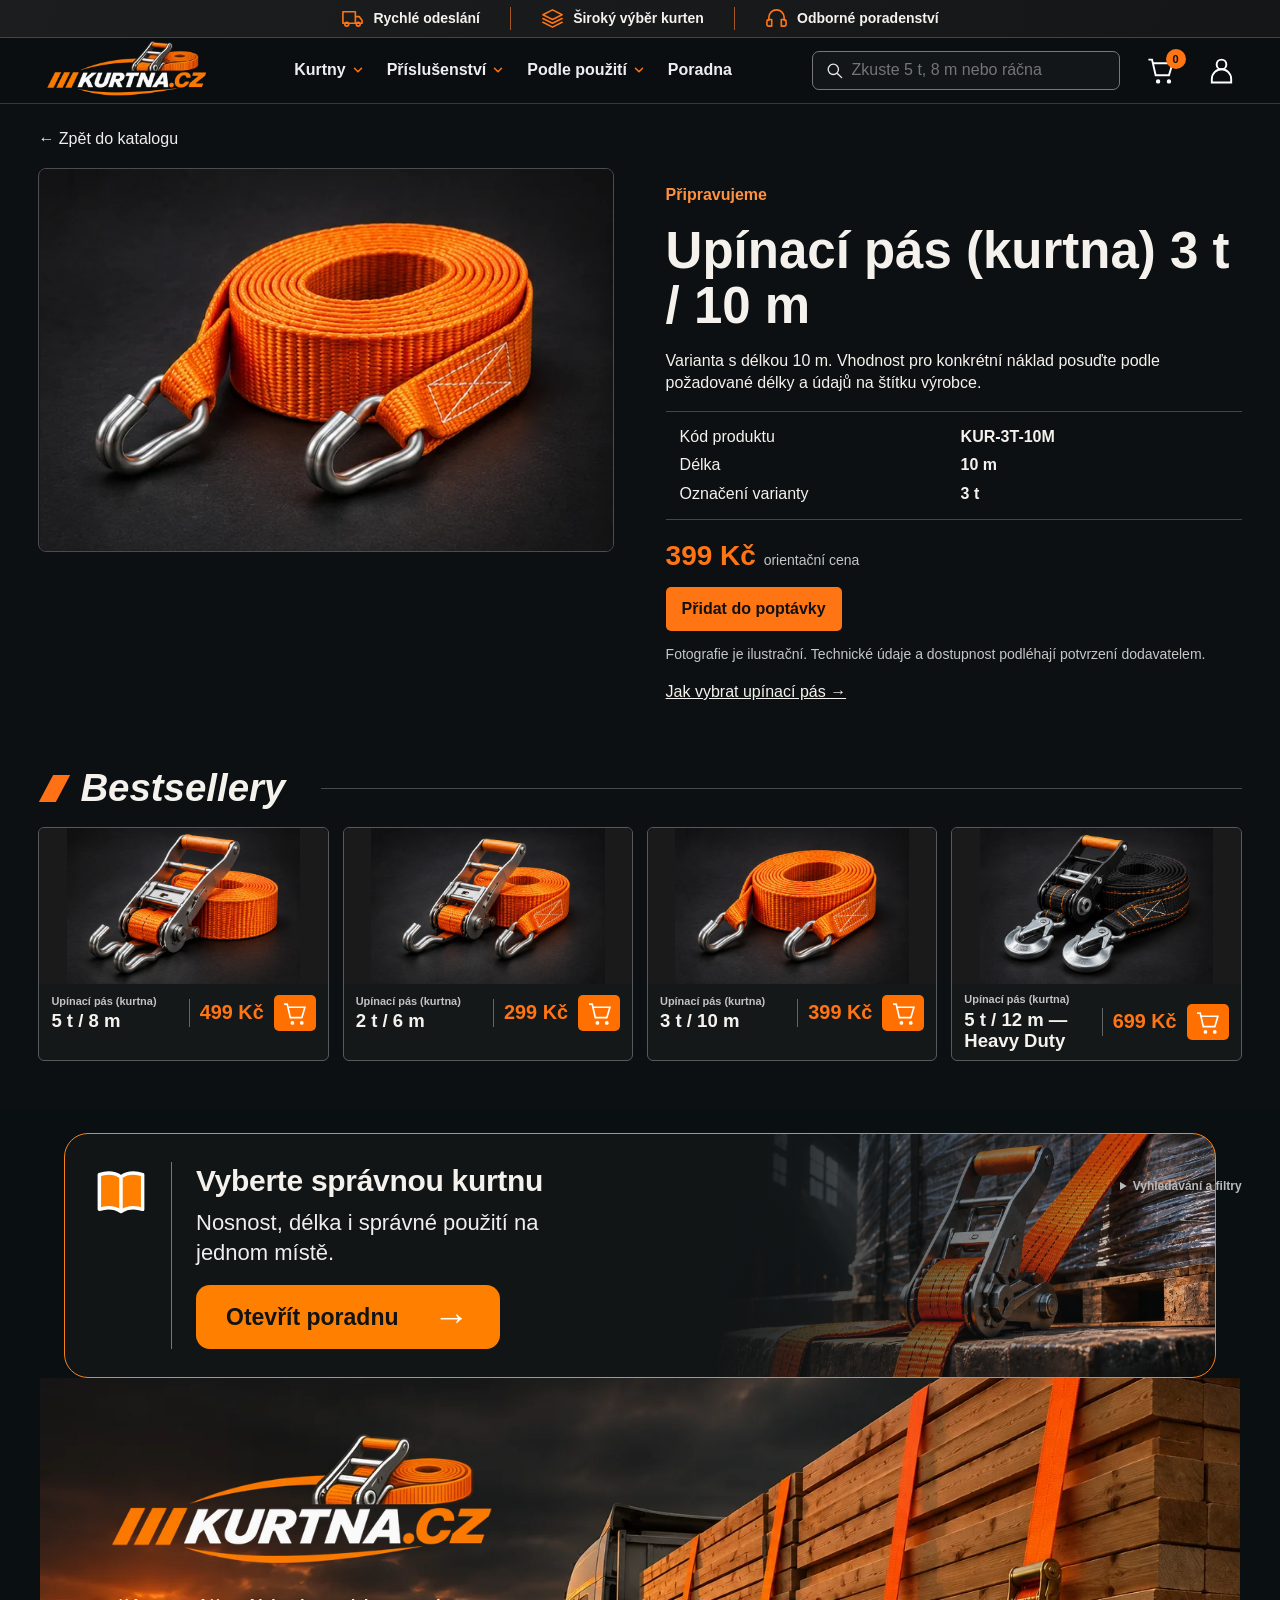
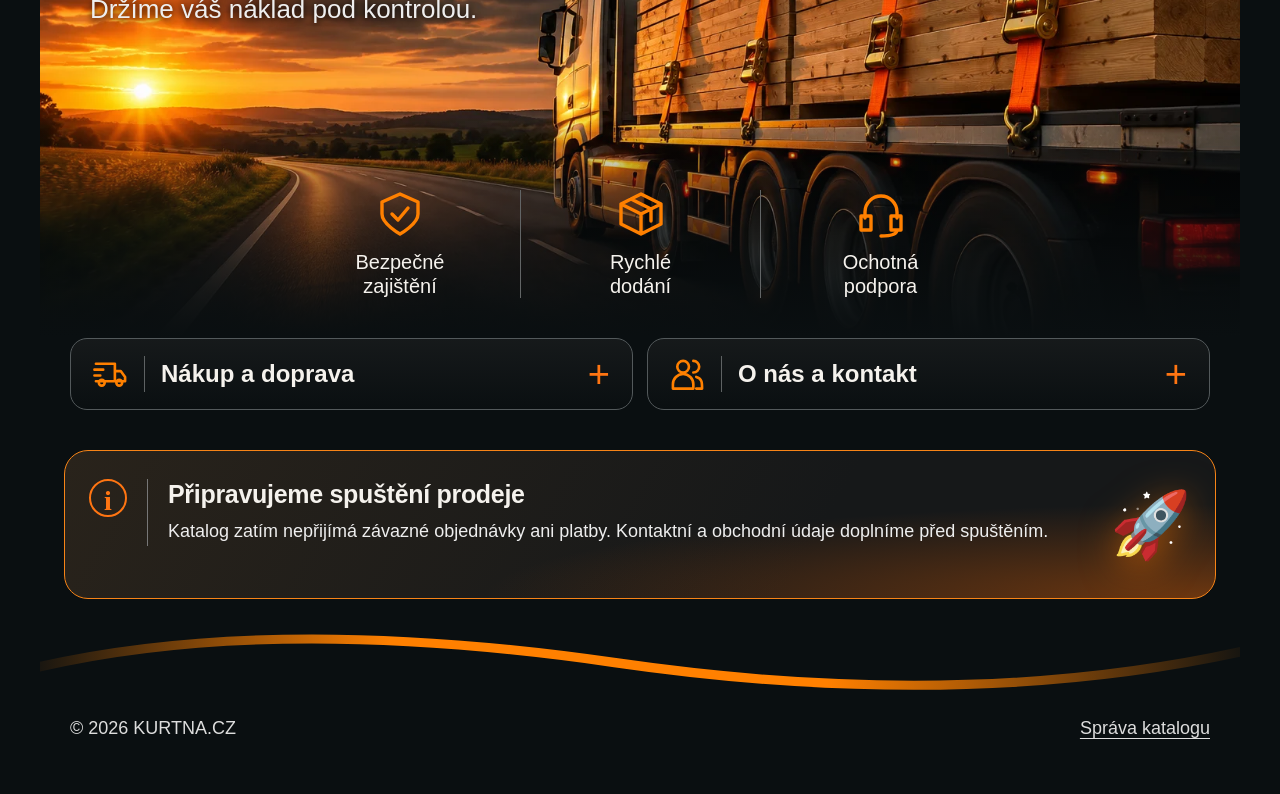
<file: produkt/kurtna-3t-10m/index.html>
<!doctype html>
<html lang="cs">
<head>
<base href="/">
<link rel="canonical" href="https://kurtna.cz/produkt/kurtna-3t-10m/">
<meta charset="utf-8"><meta name="viewport" content="width=device-width,initial-scale=1">
<title>Upínací pás (kurtna) 3 t / 10 m | Kurtna.cz</title>
<meta name="description" content="Varianta s délkou 10 m. Vhodnost pro konkrétní náklad posuďte podle požadované délky a údajů na štítku výrobce.">
<meta name="theme-color" content="#101213">
<link rel="icon" href="/favicon.ico" sizes="16x16 32x32 48x48 64x64">
<link rel="icon" href="/favicon-48.png" type="image/png" sizes="48x48">
<link rel="icon" href="/favicon.svg" type="image/svg+xml" sizes="any">
<link rel="apple-touch-icon" href="/apple-touch-icon.png" sizes="180x180">
<link rel="manifest" href="/site.webmanifest">
<meta property="og:type" content="website">
<meta property="og:locale" content="cs_CZ">
<meta property="og:site_name" content="Kurtna.cz">
<meta property="og:url" content="https://kurtna.cz/produkt/kurtna-3t-10m/">
<meta property="og:title" content="Upínací pás (kurtna) 3 t / 10 m | Kurtna.cz">
<meta property="og:description" content="Varianta s délkou 10 m. Vhodnost pro konkrétní náklad posuďte podle požadované délky a údajů na štítku výrobce.">
<meta property="og:image" content="https://kurtna.cz/assets/kurtna-3t-10m.webp">
<meta property="og:image:alt" content="Upínací pás (kurtna) 3 t / 10 m – ilustrační fotografie">
<meta name="twitter:card" content="summary_large_image">
<meta name="twitter:title" content="Upínací pás (kurtna) 3 t / 10 m | Kurtna.cz">
<meta name="twitter:description" content="Varianta s délkou 10 m. Vhodnost pro konkrétní náklad posuďte podle požadované délky a údajů na štítku výrobce.">
<meta name="twitter:image" content="https://kurtna.cz/assets/kurtna-3t-10m.webp">
<meta name="twitter:image:alt" content="Upínací pás (kurtna) 3 t / 10 m – ilustrační fotografie">
<script type="application/ld+json">{"@context": "https://schema.org", "@type": "Organization", "name": "Kurtna.cz", "url": "https://kurtna.cz/", "logo": "https://kurtna.cz/icon-512.png"}</script>
<style>
:root{--bg:#101112;--panel:#191a1b;--line:#353637;--orange:#ff6908;--text:#f5f2ed;--muted:#aaa9a6}*{box-sizing:border-box}html{scroll-behavior:smooth}body{margin:0;background:var(--bg);color:var(--text);font:15px/1.4 Arial,Helvetica,sans-serif}button,input{font:inherit}button{cursor:pointer}.announcement{height:36px;background:var(--orange);color:#141414;display:flex;justify-content:center;align-items:center;gap:22px;font-weight:700;font-size:13px}.announcement span+span{border-left:1px solid #7b3300;padding-left:22px}.header{height:70px;display:flex;align-items:center;padding:0 4%;gap:30px;border-bottom:1px solid #383838;background:#101112;position:relative;z-index:5}.brand{font-size:30px;font-weight:900;letter-spacing:-1.4px;font-style:italic;white-space:nowrap}.brand .slashes{color:var(--orange);letter-spacing:-8px;margin-right:13px;font-style:normal}.brand .cz{color:var(--orange)}nav{display:flex;gap:28px;margin:auto}nav a{color:#eee;text-decoration:none;font-weight:700;white-space:nowrap}nav a:hover{color:var(--orange)}.search{height:40px;width:265px;border:1px solid #777;border-radius:8px;display:flex;align-items:center;padding:0 12px;color:#aaa;gap:8px}.search input{width:100%;border:0;outline:0;color:white;background:transparent}.head-icon{position:relative;border:0;background:transparent;color:#fff;font-size:22px}.badge{position:absolute;right:-7px;top:-8px;border-radius:50%;background:var(--orange);color:#111;font:bold 11px Arial;width:20px;height:20px;display:grid;place-items:center}.hero{height:370px;position:relative;overflow:hidden;padding:43px 6%;background:linear-gradient(90deg,#101112 0%,rgba(16,17,18,.94) 29%,rgba(16,17,18,.25) 69%,rgba(16,17,18,.08)),url('data:image/png;base64,');background-color:#171819}.hero:before{content:"";position:absolute;inset:0;background:radial-gradient(ellipse at 77% 40%,#80572f77,transparent 42%),repeating-linear-gradient(0deg,transparent 0 43px,#ffffff08 44px),linear-gradient(115deg,transparent 54%,#ffffff12 55%,transparent 56%)}.hero-copy{position:relative;z-index:1;max-width:560px}.hero h1{font-size:clamp(45px,5vw,68px);line-height:.98;letter-spacing:-2.5px;font-weight:900;font-style:italic;margin:5px 0 23px}.hero h1 em{display:block;color:var(--orange)}.dash{height:5px;width:85px;background:var(--orange);transform:skewX(-25deg);margin:0 0 28px}.primary{border:0;border-radius:9px;background:var(--orange);color:#101112;font-size:23px;font-weight:900;padding:15px 27px;box-shadow:0 6px 22px #0007}.primary:hover,.add:hover{filter:brightness(1.12);transform:translateY(-1px)}.hero-art{position:absolute;right:7%;top:0;width:47%;height:100%;overflow:hidden}.cargo{position:absolute;right:-2%;bottom:0;width:92%;height:46%;background:repeating-linear-gradient(90deg,#443d35 0 87px,#302d29 89px 91px);clip-path:polygon(4% 0,100% 0,100% 100%,0 100%);box-shadow:0 -10px 35px #000}.cargo:after{content:"";position:absolute;inset:0;background:repeating-linear-gradient(0deg,transparent 0 42px,#0c0c0c66 44px 47px)}.strap{position:absolute;width:45px;height:120%;top:-10%;left:65%;transform:rotate(32deg);background:repeating-linear-gradient(0deg,#ff8a1b 0 7px,#e35c00 8px 9px);box-shadow:0 0 25px #000a,inset 0 0 0 2px #ffb24d}.strap.cross{height:97%;width:48px;left:35%;top:30%;transform:rotate(83deg)}.ratchet{position:absolute;width:150px;height:170px;left:42%;top:29%;transform:rotate(14deg);filter:drop-shadow(0 14px 12px #000)}.ratchet .handle{position:absolute;left:45px;top:1px;width:62px;height:80px;border:13px solid #aaa9a2;border-radius:24px 24px 12px 12px;background:linear-gradient(90deg,#454545,#c2c0b8,#555)}.ratchet .body{position:absolute;left:10px;top:74px;width:132px;height:61px;border:12px solid #85847e;border-radius:10px;background:linear-gradient(135deg,#ff7411 0 22%,#aaa9a1 25% 36%,#383a3b 39% 60%,#aaa9a1 64% 73%,#ff7411 76%)}.ratchet .grip{position:absolute;left:17px;top:-2px;width:116px;height:27px;border:4px solid #b94500;border-radius:15px;background:#ff7b12;transform:rotate(-22deg)}.categories{display:grid;grid-template-columns:repeat(3,1fr);gap:16px;margin:0 4% 18px}.category{height:118px;border:1px solid #555;border-radius:4px;position:relative;overflow:hidden;display:flex;align-items:center;justify-content:flex-end;padding:18px 24px;color:white;text-decoration:none;background:linear-gradient(100deg,#28292a,#111213)}.category:before{content:"";position:absolute;inset:0 45% 0 0;opacity:.9;background:linear-gradient(135deg,#484643,#1a1b1b)}.category:nth-child(2):before{background:repeating-linear-gradient(0deg,#28292a 0 5px,#454545 6px 8px)}.category:nth-child(3):before{background:radial-gradient(ellipse,#8c3b0b,#24170f 65%,#161616)}.category strong,.category b{position:relative;z-index:1}.category strong{font-size:22px}.category b{color:var(--orange);font-size:27px;margin-left:16px}.section{margin:8px 4% 26px}.section-title{display:flex;align-items:center;gap:12px;font-size:31px;font-style:italic;margin:0 0 14px}.section-title:before{content:"";width:12px;height:27px;background:var(--orange);transform:skew(-25deg)}.products{display:grid;grid-template-columns:repeat(4,1fr);gap:14px}.product{min-width:0;border:1px solid #393a3b;border-radius:9px;overflow:hidden;background:linear-gradient(145deg,#222324,#151617)}.photo{height:142px;position:relative;overflow:hidden;background:radial-gradient(ellipse at 50% 100%,#51483e,#1b1c1d 65%)}.roll{position:absolute;width:126px;height:66px;border-radius:50%;border:18px solid #f36b08;left:43%;top:39px;transform:rotate(-13deg);box-shadow:inset 0 0 0 4px #ff9a39,0 8px 16px #0009}.roll:after{content:"";position:absolute;inset:7px;border:2px dashed #773300;border-radius:50%}.small-ratchet{position:absolute;left:16%;top:36px;width:82px;height:72px;border:9px solid #aaa9a2;border-radius:17px 17px 8px 8px;transform:rotate(-16deg);background:linear-gradient(135deg,#ff720d 0 25%,#888 27% 40%,#282929 44% 59%,#aaa 62% 72%,#ff720d 74%);box-shadow:0 8px 9px #0009}.small-ratchet:before{content:"";position:absolute;left:15px;top:-32px;width:43px;height:33px;border:8px solid #aaa;border-bottom:0;border-radius:19px 19px 0 0}.hook{position:absolute;left:75%;top:78px;width:27px;height:28px;border:5px solid #aaa;border-left-color:transparent;border-radius:50%;transform:rotate(25deg)}.info{padding:9px 14px 13px;position:relative}.info strong{display:block;font-size:15px;line-height:1.3}.price{color:var(--orange);font-size:23px;font-weight:900;margin-top:3px}.add{position:absolute;right:13px;bottom:13px;width:47px;height:38px;background:var(--orange);border:0;border-radius:7px;color:#111;font-size:20px}.trust{min-height:73px;border-top:1px solid #484848;display:flex;align-items:center;justify-content:space-around;background:linear-gradient(110deg,var(--orange) 0 34%,#151617 34%);font-weight:bold}.trust strong{font-size:24px;font-style:italic;color:#111}.trust span{padding:0 16px}.toast{position:fixed;right:20px;bottom:20px;z-index:10;background:#242526;border:1px solid #555;padding:14px 19px;border-radius:9px;box-shadow:0 8px 24px #0009;opacity:0;transform:translateY(12px);transition:.2s;pointer-events:none}.toast.show{opacity:1;transform:none}.mobile-menu{display:none}
@media(max-width:900px){.header{gap:15px}.brand{font-size:25px}nav{gap:14px}.search{width:215px}.hero-art{right:-5%;width:55%}.products{grid-template-columns:repeat(2,1fr)}.trust{flex-wrap:wrap;padding:11px}.trust strong{width:100%;text-align:center}.category{height:100px;padding:12px}.category strong{font-size:18px}}
@media(max-width:600px){.announcement{height:31px;font-size:10px;gap:8px}.announcement span+span{padding-left:8px}.header{height:62px;padding:0 15px;gap:12px}.brand{font-size:23px}.brand .slashes{font-size:19px;margin-right:10px}nav,.search,.head-icon.user{display:none}.head-icon.cart{margin-left:auto}.mobile-menu{display:inline-block}.hero{height:375px;padding:35px 21px;background:linear-gradient(90deg,#101112 0%,#101112df 48%,#10111288 100%)}.hero h1{font-size:48px;max-width:360px}.hero-art{right:-25%;width:82%;opacity:.67;top:55px}.primary{font-size:18px;padding:14px 20px}.categories{grid-template-columns:1fr;margin:0 13px 16px;gap:8px}.category{height:73px;padding:11px 17px}.category:before{inset:0 49% 0 0}.category strong{font-size:19px}.section{margin:10px 13px 20px}.section-title{font-size:27px}.products{gap:9px}.photo{height:106px}.roll{width:97px;height:51px;border-width:14px;left:39%;top:35px}.small-ratchet{transform:scale(.82) rotate(-16deg);transform-origin:top left;left:9%;top:30px}.info{padding:8px}.info strong{font-size:13px}.price{font-size:19px}.add{width:36px;height:31px;right:8px;bottom:9px}.trust{gap:4px;padding:10px 4px}.trust strong{font-size:20px}.trust span{font-size:11px;padding:3px}}

.filters{display:flex;flex-wrap:wrap;gap:14px;align-items:end;margin:20px 0}.filters label{display:grid;gap:6px;flex:1;min-width:140px}input,select{padding:10px;border:1px solid #777;border-radius:5px;background:#222;color:#fff;min-width:0}button{border-radius:5px}.filters button,.action{padding:11px 16px;background:var(--orange);color:#111;border:0;font-weight:bold}.notice{padding:12px;border-left:3px solid var(--orange);background:#222}.product[hidden]{display:none}.info strong{cursor:pointer}.product:focus-within{outline:2px solid var(--orange)}details{padding:14px 0;border-bottom:1px solid #444}summary{cursor:pointer;font-weight:bold}dialog{background:#191a1b;color:#fff;border:1px solid #555;border-radius:10px;padding:28px;width:min(640px,94vw);max-height:90dvh}dialog::backdrop{background:#000b}.close{float:right;background:transparent;color:#fff;border:0;font-size:24px}.cart-row{display:flex;gap:12px;align-items:center;padding:16px 0;border-bottom:1px solid #444;flex-wrap:wrap}.cart-row span{flex:1;min-width:160px}.cart-row button{background:#333;color:#fff;border:1px solid #777;padding:7px 12px}.checkout{display:grid;gap:12px}.checkout label{display:grid;gap:5px}.checkout textarea{background:#222;color:#fff;min-height:80px;padding:10px}.action{margin-top:12px}.empty{padding:24px 0}a{color:inherit}button:focus-visible,a:focus-visible,summary:focus-visible{outline:2px solid var(--orange);outline-offset:4px}@media(max-width:600px){.filters{gap:10px}.filters label{min-width:42%}.header nav{top:62px}.notice{font-size:14px}.hero h1{font-size:44px}}
</style>
<link rel="stylesheet" href="visual.css?v=footer-visual-20261126"><link rel="stylesheet" href="catalog.css?v=1"><link rel="stylesheet" href="search.css?v=2"><link rel="stylesheet" href="cart.css?v=2"><script type="application/ld+json">{"@context":"https://schema.org","@type":"Product","name":"Upínací pás (kurtna) 3 t / 10 m","description":"Varianta s délkou 10 m. Vhodnost pro konkrétní náklad posuďte podle požadované délky a údajů na štítku výrobce.","sku":"KUR-3T-10M","url":"https://kurtna.cz/produkt/kurtna-3t-10m/","image":["https://kurtna.cz/assets/kurtna-3t-10m.webp"]}</script>
</head>
<body class="is-product-page" data-product-slug="kurtna-3t-10m">
<div class="announcement">
  <span><svg aria-hidden="true" viewBox="0 0 24 24" fill="none" stroke="currentColor" stroke-width="1.7" stroke-linecap="round" stroke-linejoin="round"><path d="M2 5h13v12H2zM15 10h4l3 4v3h-7z"/><circle cx="6" cy="18" r="2"/><circle cx="18" cy="18" r="2"/></svg>Rychlé odeslání</span>
  <span><svg aria-hidden="true" viewBox="0 0 24 24" fill="none" stroke="currentColor" stroke-width="1.7" stroke-linecap="round" stroke-linejoin="round"><path d="m12 3 10 5-10 5L2 8l10-5ZM2 12l10 5 10-5M2 16l10 5 10-5"/></svg>Široký výběr kurten</span>
  <span><svg aria-hidden="true" viewBox="0 0 24 24" fill="none" stroke="currentColor" stroke-width="1.7" stroke-linecap="round" stroke-linejoin="round"><path d="M4 14v-3a8 8 0 0 1 16 0v3M4 13h3v7H4a2 2 0 0 1-2-2v-3a2 2 0 0 1 2-2Zm16 0h-3v7h3a2 2 0 0 0 2-2v-3a2 2 0 0 0-2-2Z"/></svg>Odborné poradenství</span>
</div>
<div id="menu-backdrop" class="menu-backdrop" aria-hidden="true" hidden></div>
<header class="header"><a class="brand brand-logo" href="./"><img src="assets/kurtna-logo.webp" width="540" height="180" alt="Kurtna.cz – úvodní stránka"></a><nav id="main-nav"><a href="#produkty">Kurtny<svg class="nav-chevron" aria-hidden="true" width="14" height="14" viewBox="0 0 16 16" fill="none"><path d="m4 6 4 4 4-4" stroke="currentColor" stroke-width="1.8" stroke-linecap="round" stroke-linejoin="round"/></svg></a><a href="#produkty">Příslušenství<svg class="nav-chevron" aria-hidden="true" width="14" height="14" viewBox="0 0 16 16" fill="none"><path d="m4 6 4 4 4-4" stroke="currentColor" stroke-width="1.8" stroke-linecap="round" stroke-linejoin="round"/></svg></a><a href="./#kategorie">Podle použití<svg class="nav-chevron" aria-hidden="true" width="14" height="14" viewBox="0 0 16 16" fill="none"><path d="m4 6 4 4 4-4" stroke="currentColor" stroke-width="1.8" stroke-linecap="round" stroke-linejoin="round"/></svg></a><a href="/poradna/">Poradna</a><a class="mobile-account-link" href="/ucet/">Zákaznický účet</a></nav><div class="search-combobox header-search" id="header-search"><label class="search"><svg aria-hidden="true" viewBox="0 0 24 24" fill="none" stroke="currentColor" stroke-width="1.7" stroke-linecap="round" stroke-linejoin="round"><circle cx="10.5" cy="10.5" r="6.5"/><path d="m16 16 5 5"/></svg><input id="search" type="search" aria-label="Hledat v katalogu" placeholder="Zkuste 5 t, 8 m nebo ráčna" enterkeyhint="search"></label></div><button class="head-icon cart" aria-label="Košík"><svg viewBox="0 0 24 24" fill="none" stroke="currentColor" stroke-width="1.6"><path d="M2 3h3l3 13h11l3-10H6"/><circle cx="10" cy="21" r="1"/><circle cx="19" cy="21" r="1"/></svg><span class="badge" id="count">0</span></button><a class="head-icon user account-icon" href="/ucet/" aria-label="Zákaznický účet"><svg viewBox="0 0 24 24" fill="none" stroke="currentColor" stroke-width="1.6"><circle cx="12" cy="7" r="4"/><path d="M4 22v-3a8 8 0 0 1 16 0v3z"/></svg></a><button class="head-icon search-toggle" id="search-toggle" type="button" aria-label="Otevřít vyhledávání" aria-expanded="false" aria-controls="header-search"><svg aria-hidden="true" viewBox="0 0 24 24" fill="none" stroke="currentColor" stroke-width="1.7" stroke-linecap="round" stroke-linejoin="round"><circle cx="10.5" cy="10.5" r="6.5"/><path d="m16 16 5 5"/></svg></button><button class="head-icon mobile-menu" id="menu" type="button" aria-label="Menu" aria-controls="main-nav" aria-expanded="false">☰</button></header>
<main><section class="section product-detail" id="produkt">
  <nav class="detail-path" aria-label="Drobečková navigace"><a href="/#produkty">← Zpět do katalogu</a></nav>
  <article class="detail-grid">
    <div><img class="detail-photo" src="https://kurtna.cz/assets/kurtna-3t-10m.webp" alt="Upínací pás (kurtna) 3 t / 10 m – ilustrační fotografie"></div>
    <div class="detail-info">
      <p class="detail-status">Připravujeme</p>
      <h1>Upínací pás (kurtna) 3 t / 10 m</h1>
      <p class="detail-description">Varianta s délkou 10 m. Vhodnost pro konkrétní náklad posuďte podle požadované délky a údajů na štítku výrobce.</p>
      <dl><dt>Kód produktu</dt><dd>KUR-3T-10M</dd><dt>Délka</dt><dd>10 m</dd><dt>Označení varianty</dt><dd>3 t</dd></dl>
      <p class="detail-price">399 Kč <small>orientační cena</small></p>
      <p><a href="/poradna/">Jak vybrat upínací pás →</a></p>
    </div>
  </article>
</section><section class="hero"><div class="hero-copy"><h1>Náklad drží.<em>Cesta pokračuje.</em></h1><div class="dash"></div><button class="primary" onclick="document.querySelector('#produkty').scrollIntoView()">Vybrat kurtnu <span aria-hidden="true">→</span></button></div><div class="hero-art" aria-hidden="true"><div class="cargo"></div><div class="strap"></div><div class="strap cross"></div><div class="ratchet"><span class="handle"></span><span class="body"></span><span class="grip"></span></div></div></section>
<section class="categories" id="kategorie"><a class="category category--use" href="#produkty"><strong>Podle použití</strong><b aria-hidden="true">→</b></a><a class="category category--capacity" href="#produkty"><strong>Podle nosnosti</strong><b aria-hidden="true">→</b></a><a class="category category--length" href="#produkty"><strong>Podle délky</strong><b aria-hidden="true">→</b></a></section>
<section class="section" id="produkty"><h2 class="section-title">Bestsellery</h2><div class="products"></div><noscript><p>Pro zobrazení katalogu zapněte JavaScript.</p></noscript><details class="catalog-controls"><summary>Vyhledávání a filtry</summary><p class="notice">Připravovaný katalog. Fotografie jsou ilustrační. Ceny jsou orientační, dostupnost ani prodej zatím nejsou potvrzené.</p><div class="filters"><div class="search-combobox filter-search" id="filter-search"><label>Hledat<input id="mobile-search" type="search" placeholder="Název, SKU nebo 8 m" enterkeyhint="search"></label></div><label>Provedení<select id="capacity"><option value="">Všechna provedení</option></select></label><label>Délka<select id="length"><option value="">Všechny délky</option></select></label><label>Řazení<select id="sort"><option value="default">Doporučené</option><option value="asc">Od nejlevnějšího</option><option value="desc">Od nejdražšího</option></select></label><button id="reset" type="button">Zrušit filtry</button></div><p id="results" aria-live="polite"></p></details></section></main><dialog id="modal" aria-label="Detail a košík"><button class="close" aria-label="Zavřít">✕</button><div id="modal-body"></div></dialog><footer class="site-footer" id="jistota">
  <div class="footer-inner">
    <section class="footer-guide" id="poradna"><svg viewBox="0 0 24 24" fill="none" stroke="currentColor" stroke-width="1.6" stroke-linecap="round" stroke-linejoin="round" aria-hidden="true"><path d="M12 5C9 3 5 3 2 4v16c3-1 7-1 10 1 3-2 7-2 10-1V4c-3-1-7-1-10 1Zm0 0v16"/></svg><div><h2>Vyberte správnou kurtnu</h2><p>Nosnost, délka i správné použití na jednom místě.</p><a class="footer-button" href="/poradna/">Otevřít poradnu <span aria-hidden="true">→</span></a></div></section>
    <div class="footer-columns"><div class="footer-brand"><a href="/" aria-label="Kurtna.cz – úvodní stránka"><img src="/assets/kurtna-logo.webp" width="540" height="180" alt="Kurtna.cz" loading="lazy" decoding="async"></a><p>Držíme váš náklad pod kontrolou.</p></div>
    <div class="footer-benefits" aria-label="Naše výhody">
<span><svg viewBox="0 0 24 24" aria-hidden="true"><path d="M12 2 3 6v6c0 5 9 10 9 10s9-5 9-10V6Z"/><path d="m8 12 3 3 5-6"/></svg>Bezpečné<br>zajištění</span>
<span><svg viewBox="0 0 24 24" aria-hidden="true"><path d="m12 2 10 5v10l-10 5-10-5V7Zm0 10v10M2 7l10 5 10-5M7 4.5l10 5v6"/></svg>Rychlé<br>dodání</span>
<span><svg viewBox="0 0 24 24" aria-hidden="true"><path d="M4 14v-3a8 8 0 0 1 16 0v3M4 13H2v7h5v-7Zm16 0h2v7h-5v-7Zm0 7c0 3-6 3-8 3"/></svg>Ochotná<br>podpora</span>
</div>
    <div class="footer-navigation">
      <details><summary><svg viewBox="0 0 24 24" aria-hidden="true"><path d="M2 5h13v12H2M15 10h4l3 4v3h-7M1 9h6M1 13h4"/><circle cx="6" cy="18" r="2"/><circle cx="18" cy="18" r="2"/></svg>Nákup a doprava</summary><div class="footer-links"><a href="/#produkty">Prohlédnout katalog <span aria-hidden="true">→</span></a><a href="/poradna/">Jak vybrat upínací pás <span aria-hidden="true">→</span></a><p>Informace o dopravě a obchodní podmínky doplníme před spuštěním prodeje.</p></div></details>
      <details><summary><svg viewBox="0 0 24 24" aria-hidden="true"><circle cx="9" cy="7" r="4"/><path d="M2 22v-3a7 7 0 0 1 14 0v3ZM16 3a4 4 0 0 1 0 8m2 3c4 1 4 4 4 8h-4"/></svg>O nás a kontakt</summary><div class="footer-links"><p>Kurtna.cz – připravovaný katalog upínacích pásů a příslušenství pro zajištění nákladu.</p><p>Údaje o provozovateli a kontakty doplníme před zahájením prodeje.</p></div></details>
    </div></div>
    <div class="footer-launch"><span class="footer-info" aria-hidden="true">i</span><div><h2>Připravujeme spuštění prodeje</h2><p>Katalog zatím nepřijímá závazné objednávky ani platby. Kontaktní a obchodní údaje doplníme před spuštěním.</p></div></div>
    <svg class="footer-wave" viewBox="0 0 1000 100" preserveAspectRatio="none" aria-hidden="true"><defs><linearGradient id="wave-orange"><stop stop-color="#ff8000" stop-opacity="0"/><stop offset=".3" stop-color="#ff8000"/><stop offset=".65" stop-color="#ff8000"/><stop offset="1" stop-color="#ff8000" stop-opacity="0"/></linearGradient></defs><path d="M-20 70Q180-25 480 55T1020 30" fill="none" stroke="url(#wave-orange)" stroke-width="14"/></svg><div class="footer-bottom"><small>© 2026 KURTNA.CZ</small><a href="/admin.html">Správa katalogu</a></div>
  </div>
</footer><div class="toast" id="toast" role="status">Přidáno do košíku</div>
<script type="module" src="app.js?v=menu-blur-1"></script></body></html>
</file>
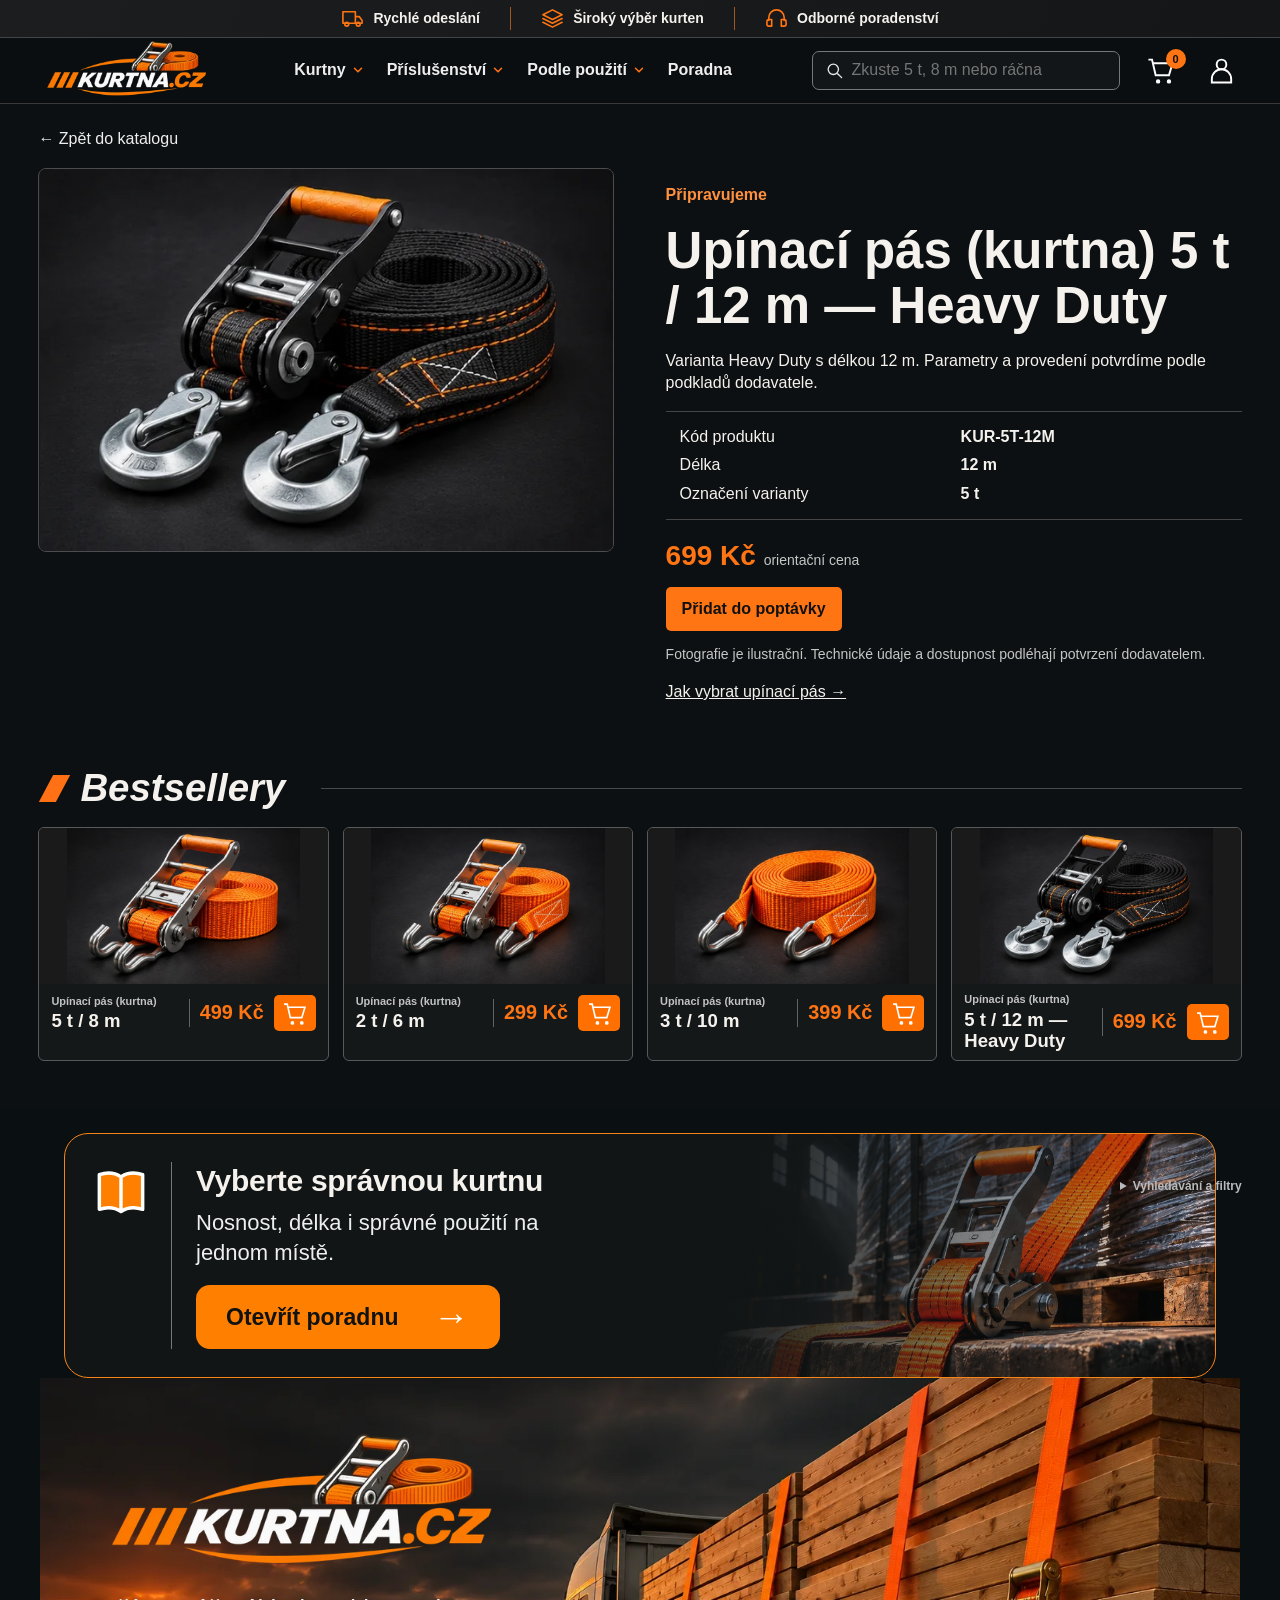
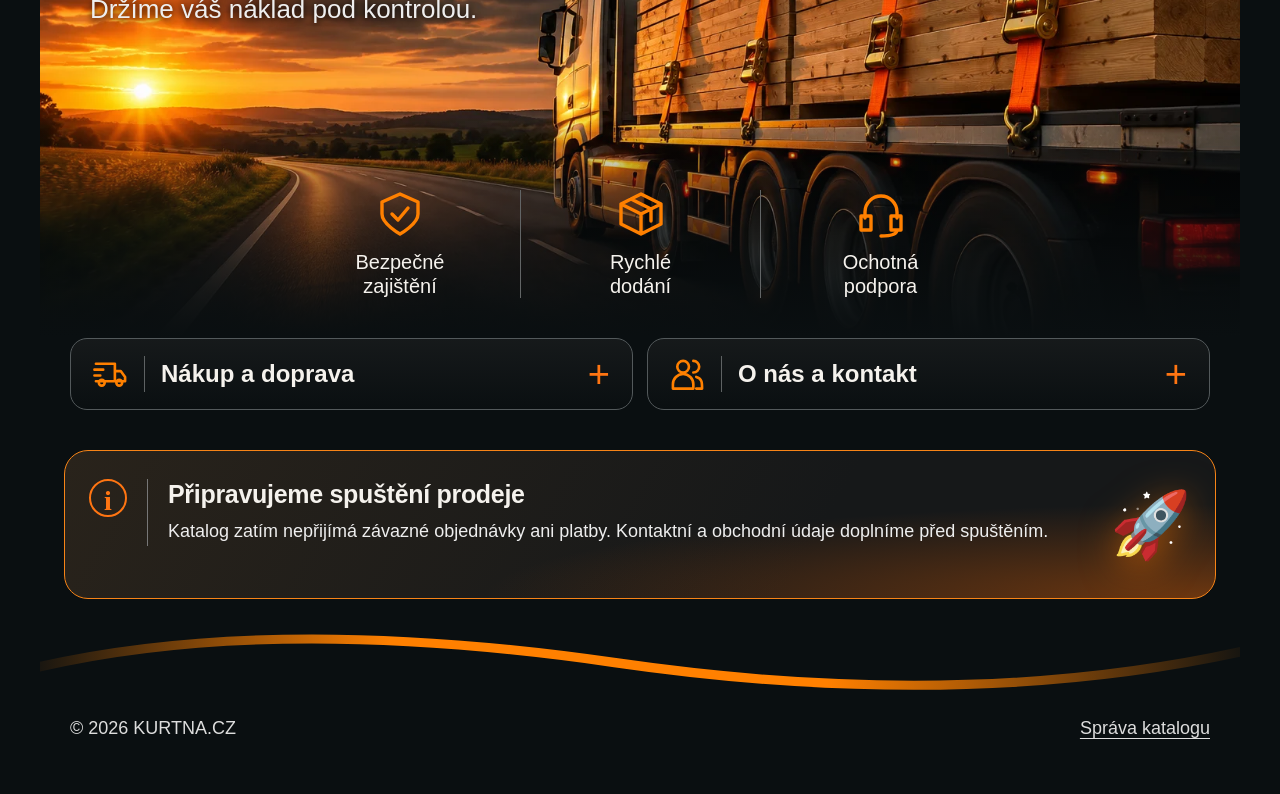
<file: produkt/kurtna-5t-12m/index.html>
<!doctype html>
<html lang="cs">
<head>
<base href="/">
<link rel="canonical" href="https://kurtna.cz/produkt/kurtna-5t-12m/">
<meta charset="utf-8"><meta name="viewport" content="width=device-width,initial-scale=1">
<title>Upínací pás (kurtna) 5 t / 12 m — Heavy Duty | Kurtna.cz</title>
<meta name="description" content="Varianta Heavy Duty s délkou 12 m. Parametry a provedení potvrdíme podle podkladů dodavatele.">
<meta name="theme-color" content="#101213">
<link rel="icon" href="/favicon.ico" sizes="16x16 32x32 48x48 64x64">
<link rel="icon" href="/favicon-48.png" type="image/png" sizes="48x48">
<link rel="icon" href="/favicon.svg" type="image/svg+xml" sizes="any">
<link rel="apple-touch-icon" href="/apple-touch-icon.png" sizes="180x180">
<link rel="manifest" href="/site.webmanifest">
<meta property="og:type" content="website">
<meta property="og:locale" content="cs_CZ">
<meta property="og:site_name" content="Kurtna.cz">
<meta property="og:url" content="https://kurtna.cz/produkt/kurtna-5t-12m/">
<meta property="og:title" content="Upínací pás (kurtna) 5 t / 12 m — Heavy Duty | Kurtna.cz">
<meta property="og:description" content="Varianta Heavy Duty s délkou 12 m. Parametry a provedení potvrdíme podle podkladů dodavatele.">
<meta property="og:image" content="https://kurtna.cz/assets/kurtna-5t-12m.webp">
<meta property="og:image:alt" content="Upínací pás (kurtna) 5 t / 12 m — Heavy Duty – ilustrační fotografie">
<meta name="twitter:card" content="summary_large_image">
<meta name="twitter:title" content="Upínací pás (kurtna) 5 t / 12 m — Heavy Duty | Kurtna.cz">
<meta name="twitter:description" content="Varianta Heavy Duty s délkou 12 m. Parametry a provedení potvrdíme podle podkladů dodavatele.">
<meta name="twitter:image" content="https://kurtna.cz/assets/kurtna-5t-12m.webp">
<meta name="twitter:image:alt" content="Upínací pás (kurtna) 5 t / 12 m — Heavy Duty – ilustrační fotografie">
<script type="application/ld+json">{"@context": "https://schema.org", "@type": "Organization", "name": "Kurtna.cz", "url": "https://kurtna.cz/", "logo": "https://kurtna.cz/icon-512.png"}</script>
<style>
:root{--bg:#101112;--panel:#191a1b;--line:#353637;--orange:#ff6908;--text:#f5f2ed;--muted:#aaa9a6}*{box-sizing:border-box}html{scroll-behavior:smooth}body{margin:0;background:var(--bg);color:var(--text);font:15px/1.4 Arial,Helvetica,sans-serif}button,input{font:inherit}button{cursor:pointer}.announcement{height:36px;background:var(--orange);color:#141414;display:flex;justify-content:center;align-items:center;gap:22px;font-weight:700;font-size:13px}.announcement span+span{border-left:1px solid #7b3300;padding-left:22px}.header{height:70px;display:flex;align-items:center;padding:0 4%;gap:30px;border-bottom:1px solid #383838;background:#101112;position:relative;z-index:5}.brand{font-size:30px;font-weight:900;letter-spacing:-1.4px;font-style:italic;white-space:nowrap}.brand .slashes{color:var(--orange);letter-spacing:-8px;margin-right:13px;font-style:normal}.brand .cz{color:var(--orange)}nav{display:flex;gap:28px;margin:auto}nav a{color:#eee;text-decoration:none;font-weight:700;white-space:nowrap}nav a:hover{color:var(--orange)}.search{height:40px;width:265px;border:1px solid #777;border-radius:8px;display:flex;align-items:center;padding:0 12px;color:#aaa;gap:8px}.search input{width:100%;border:0;outline:0;color:white;background:transparent}.head-icon{position:relative;border:0;background:transparent;color:#fff;font-size:22px}.badge{position:absolute;right:-7px;top:-8px;border-radius:50%;background:var(--orange);color:#111;font:bold 11px Arial;width:20px;height:20px;display:grid;place-items:center}.hero{height:370px;position:relative;overflow:hidden;padding:43px 6%;background:linear-gradient(90deg,#101112 0%,rgba(16,17,18,.94) 29%,rgba(16,17,18,.25) 69%,rgba(16,17,18,.08)),url('data:image/png;base64,');background-color:#171819}.hero:before{content:"";position:absolute;inset:0;background:radial-gradient(ellipse at 77% 40%,#80572f77,transparent 42%),repeating-linear-gradient(0deg,transparent 0 43px,#ffffff08 44px),linear-gradient(115deg,transparent 54%,#ffffff12 55%,transparent 56%)}.hero-copy{position:relative;z-index:1;max-width:560px}.hero h1{font-size:clamp(45px,5vw,68px);line-height:.98;letter-spacing:-2.5px;font-weight:900;font-style:italic;margin:5px 0 23px}.hero h1 em{display:block;color:var(--orange)}.dash{height:5px;width:85px;background:var(--orange);transform:skewX(-25deg);margin:0 0 28px}.primary{border:0;border-radius:9px;background:var(--orange);color:#101112;font-size:23px;font-weight:900;padding:15px 27px;box-shadow:0 6px 22px #0007}.primary:hover,.add:hover{filter:brightness(1.12);transform:translateY(-1px)}.hero-art{position:absolute;right:7%;top:0;width:47%;height:100%;overflow:hidden}.cargo{position:absolute;right:-2%;bottom:0;width:92%;height:46%;background:repeating-linear-gradient(90deg,#443d35 0 87px,#302d29 89px 91px);clip-path:polygon(4% 0,100% 0,100% 100%,0 100%);box-shadow:0 -10px 35px #000}.cargo:after{content:"";position:absolute;inset:0;background:repeating-linear-gradient(0deg,transparent 0 42px,#0c0c0c66 44px 47px)}.strap{position:absolute;width:45px;height:120%;top:-10%;left:65%;transform:rotate(32deg);background:repeating-linear-gradient(0deg,#ff8a1b 0 7px,#e35c00 8px 9px);box-shadow:0 0 25px #000a,inset 0 0 0 2px #ffb24d}.strap.cross{height:97%;width:48px;left:35%;top:30%;transform:rotate(83deg)}.ratchet{position:absolute;width:150px;height:170px;left:42%;top:29%;transform:rotate(14deg);filter:drop-shadow(0 14px 12px #000)}.ratchet .handle{position:absolute;left:45px;top:1px;width:62px;height:80px;border:13px solid #aaa9a2;border-radius:24px 24px 12px 12px;background:linear-gradient(90deg,#454545,#c2c0b8,#555)}.ratchet .body{position:absolute;left:10px;top:74px;width:132px;height:61px;border:12px solid #85847e;border-radius:10px;background:linear-gradient(135deg,#ff7411 0 22%,#aaa9a1 25% 36%,#383a3b 39% 60%,#aaa9a1 64% 73%,#ff7411 76%)}.ratchet .grip{position:absolute;left:17px;top:-2px;width:116px;height:27px;border:4px solid #b94500;border-radius:15px;background:#ff7b12;transform:rotate(-22deg)}.categories{display:grid;grid-template-columns:repeat(3,1fr);gap:16px;margin:0 4% 18px}.category{height:118px;border:1px solid #555;border-radius:4px;position:relative;overflow:hidden;display:flex;align-items:center;justify-content:flex-end;padding:18px 24px;color:white;text-decoration:none;background:linear-gradient(100deg,#28292a,#111213)}.category:before{content:"";position:absolute;inset:0 45% 0 0;opacity:.9;background:linear-gradient(135deg,#484643,#1a1b1b)}.category:nth-child(2):before{background:repeating-linear-gradient(0deg,#28292a 0 5px,#454545 6px 8px)}.category:nth-child(3):before{background:radial-gradient(ellipse,#8c3b0b,#24170f 65%,#161616)}.category strong,.category b{position:relative;z-index:1}.category strong{font-size:22px}.category b{color:var(--orange);font-size:27px;margin-left:16px}.section{margin:8px 4% 26px}.section-title{display:flex;align-items:center;gap:12px;font-size:31px;font-style:italic;margin:0 0 14px}.section-title:before{content:"";width:12px;height:27px;background:var(--orange);transform:skew(-25deg)}.products{display:grid;grid-template-columns:repeat(4,1fr);gap:14px}.product{min-width:0;border:1px solid #393a3b;border-radius:9px;overflow:hidden;background:linear-gradient(145deg,#222324,#151617)}.photo{height:142px;position:relative;overflow:hidden;background:radial-gradient(ellipse at 50% 100%,#51483e,#1b1c1d 65%)}.roll{position:absolute;width:126px;height:66px;border-radius:50%;border:18px solid #f36b08;left:43%;top:39px;transform:rotate(-13deg);box-shadow:inset 0 0 0 4px #ff9a39,0 8px 16px #0009}.roll:after{content:"";position:absolute;inset:7px;border:2px dashed #773300;border-radius:50%}.small-ratchet{position:absolute;left:16%;top:36px;width:82px;height:72px;border:9px solid #aaa9a2;border-radius:17px 17px 8px 8px;transform:rotate(-16deg);background:linear-gradient(135deg,#ff720d 0 25%,#888 27% 40%,#282929 44% 59%,#aaa 62% 72%,#ff720d 74%);box-shadow:0 8px 9px #0009}.small-ratchet:before{content:"";position:absolute;left:15px;top:-32px;width:43px;height:33px;border:8px solid #aaa;border-bottom:0;border-radius:19px 19px 0 0}.hook{position:absolute;left:75%;top:78px;width:27px;height:28px;border:5px solid #aaa;border-left-color:transparent;border-radius:50%;transform:rotate(25deg)}.info{padding:9px 14px 13px;position:relative}.info strong{display:block;font-size:15px;line-height:1.3}.price{color:var(--orange);font-size:23px;font-weight:900;margin-top:3px}.add{position:absolute;right:13px;bottom:13px;width:47px;height:38px;background:var(--orange);border:0;border-radius:7px;color:#111;font-size:20px}.trust{min-height:73px;border-top:1px solid #484848;display:flex;align-items:center;justify-content:space-around;background:linear-gradient(110deg,var(--orange) 0 34%,#151617 34%);font-weight:bold}.trust strong{font-size:24px;font-style:italic;color:#111}.trust span{padding:0 16px}.toast{position:fixed;right:20px;bottom:20px;z-index:10;background:#242526;border:1px solid #555;padding:14px 19px;border-radius:9px;box-shadow:0 8px 24px #0009;opacity:0;transform:translateY(12px);transition:.2s;pointer-events:none}.toast.show{opacity:1;transform:none}.mobile-menu{display:none}
@media(max-width:900px){.header{gap:15px}.brand{font-size:25px}nav{gap:14px}.search{width:215px}.hero-art{right:-5%;width:55%}.products{grid-template-columns:repeat(2,1fr)}.trust{flex-wrap:wrap;padding:11px}.trust strong{width:100%;text-align:center}.category{height:100px;padding:12px}.category strong{font-size:18px}}
@media(max-width:600px){.announcement{height:31px;font-size:10px;gap:8px}.announcement span+span{padding-left:8px}.header{height:62px;padding:0 15px;gap:12px}.brand{font-size:23px}.brand .slashes{font-size:19px;margin-right:10px}nav,.search,.head-icon.user{display:none}.head-icon.cart{margin-left:auto}.mobile-menu{display:inline-block}.hero{height:375px;padding:35px 21px;background:linear-gradient(90deg,#101112 0%,#101112df 48%,#10111288 100%)}.hero h1{font-size:48px;max-width:360px}.hero-art{right:-25%;width:82%;opacity:.67;top:55px}.primary{font-size:18px;padding:14px 20px}.categories{grid-template-columns:1fr;margin:0 13px 16px;gap:8px}.category{height:73px;padding:11px 17px}.category:before{inset:0 49% 0 0}.category strong{font-size:19px}.section{margin:10px 13px 20px}.section-title{font-size:27px}.products{gap:9px}.photo{height:106px}.roll{width:97px;height:51px;border-width:14px;left:39%;top:35px}.small-ratchet{transform:scale(.82) rotate(-16deg);transform-origin:top left;left:9%;top:30px}.info{padding:8px}.info strong{font-size:13px}.price{font-size:19px}.add{width:36px;height:31px;right:8px;bottom:9px}.trust{gap:4px;padding:10px 4px}.trust strong{font-size:20px}.trust span{font-size:11px;padding:3px}}

.filters{display:flex;flex-wrap:wrap;gap:14px;align-items:end;margin:20px 0}.filters label{display:grid;gap:6px;flex:1;min-width:140px}input,select{padding:10px;border:1px solid #777;border-radius:5px;background:#222;color:#fff;min-width:0}button{border-radius:5px}.filters button,.action{padding:11px 16px;background:var(--orange);color:#111;border:0;font-weight:bold}.notice{padding:12px;border-left:3px solid var(--orange);background:#222}.product[hidden]{display:none}.info strong{cursor:pointer}.product:focus-within{outline:2px solid var(--orange)}details{padding:14px 0;border-bottom:1px solid #444}summary{cursor:pointer;font-weight:bold}dialog{background:#191a1b;color:#fff;border:1px solid #555;border-radius:10px;padding:28px;width:min(640px,94vw);max-height:90dvh}dialog::backdrop{background:#000b}.close{float:right;background:transparent;color:#fff;border:0;font-size:24px}.cart-row{display:flex;gap:12px;align-items:center;padding:16px 0;border-bottom:1px solid #444;flex-wrap:wrap}.cart-row span{flex:1;min-width:160px}.cart-row button{background:#333;color:#fff;border:1px solid #777;padding:7px 12px}.checkout{display:grid;gap:12px}.checkout label{display:grid;gap:5px}.checkout textarea{background:#222;color:#fff;min-height:80px;padding:10px}.action{margin-top:12px}.empty{padding:24px 0}a{color:inherit}button:focus-visible,a:focus-visible,summary:focus-visible{outline:2px solid var(--orange);outline-offset:4px}@media(max-width:600px){.filters{gap:10px}.filters label{min-width:42%}.header nav{top:62px}.notice{font-size:14px}.hero h1{font-size:44px}}
</style>
<link rel="stylesheet" href="visual.css?v=footer-visual-20261126"><link rel="stylesheet" href="catalog.css?v=1"><link rel="stylesheet" href="search.css?v=2"><link rel="stylesheet" href="cart.css?v=2"><script type="application/ld+json">{"@context":"https://schema.org","@type":"Product","name":"Upínací pás (kurtna) 5 t / 12 m — Heavy Duty","description":"Varianta Heavy Duty s délkou 12 m. Parametry a provedení potvrdíme podle podkladů dodavatele.","sku":"KUR-5T-12M","url":"https://kurtna.cz/produkt/kurtna-5t-12m/","image":["https://kurtna.cz/assets/kurtna-5t-12m.webp"]}</script>
</head>
<body class="is-product-page" data-product-slug="kurtna-5t-12m">
<div class="announcement">
  <span><svg aria-hidden="true" viewBox="0 0 24 24" fill="none" stroke="currentColor" stroke-width="1.7" stroke-linecap="round" stroke-linejoin="round"><path d="M2 5h13v12H2zM15 10h4l3 4v3h-7z"/><circle cx="6" cy="18" r="2"/><circle cx="18" cy="18" r="2"/></svg>Rychlé odeslání</span>
  <span><svg aria-hidden="true" viewBox="0 0 24 24" fill="none" stroke="currentColor" stroke-width="1.7" stroke-linecap="round" stroke-linejoin="round"><path d="m12 3 10 5-10 5L2 8l10-5ZM2 12l10 5 10-5M2 16l10 5 10-5"/></svg>Široký výběr kurten</span>
  <span><svg aria-hidden="true" viewBox="0 0 24 24" fill="none" stroke="currentColor" stroke-width="1.7" stroke-linecap="round" stroke-linejoin="round"><path d="M4 14v-3a8 8 0 0 1 16 0v3M4 13h3v7H4a2 2 0 0 1-2-2v-3a2 2 0 0 1 2-2Zm16 0h-3v7h3a2 2 0 0 0 2-2v-3a2 2 0 0 0-2-2Z"/></svg>Odborné poradenství</span>
</div>
<div id="menu-backdrop" class="menu-backdrop" aria-hidden="true" hidden></div>
<header class="header"><a class="brand brand-logo" href="./"><img src="assets/kurtna-logo.webp" width="540" height="180" alt="Kurtna.cz – úvodní stránka"></a><nav id="main-nav"><a href="#produkty">Kurtny<svg class="nav-chevron" aria-hidden="true" width="14" height="14" viewBox="0 0 16 16" fill="none"><path d="m4 6 4 4 4-4" stroke="currentColor" stroke-width="1.8" stroke-linecap="round" stroke-linejoin="round"/></svg></a><a href="#produkty">Příslušenství<svg class="nav-chevron" aria-hidden="true" width="14" height="14" viewBox="0 0 16 16" fill="none"><path d="m4 6 4 4 4-4" stroke="currentColor" stroke-width="1.8" stroke-linecap="round" stroke-linejoin="round"/></svg></a><a href="./#kategorie">Podle použití<svg class="nav-chevron" aria-hidden="true" width="14" height="14" viewBox="0 0 16 16" fill="none"><path d="m4 6 4 4 4-4" stroke="currentColor" stroke-width="1.8" stroke-linecap="round" stroke-linejoin="round"/></svg></a><a href="/poradna/">Poradna</a><a class="mobile-account-link" href="/ucet/">Zákaznický účet</a></nav><div class="search-combobox header-search" id="header-search"><label class="search"><svg aria-hidden="true" viewBox="0 0 24 24" fill="none" stroke="currentColor" stroke-width="1.7" stroke-linecap="round" stroke-linejoin="round"><circle cx="10.5" cy="10.5" r="6.5"/><path d="m16 16 5 5"/></svg><input id="search" type="search" aria-label="Hledat v katalogu" placeholder="Zkuste 5 t, 8 m nebo ráčna" enterkeyhint="search"></label></div><button class="head-icon cart" aria-label="Košík"><svg viewBox="0 0 24 24" fill="none" stroke="currentColor" stroke-width="1.6"><path d="M2 3h3l3 13h11l3-10H6"/><circle cx="10" cy="21" r="1"/><circle cx="19" cy="21" r="1"/></svg><span class="badge" id="count">0</span></button><a class="head-icon user account-icon" href="/ucet/" aria-label="Zákaznický účet"><svg viewBox="0 0 24 24" fill="none" stroke="currentColor" stroke-width="1.6"><circle cx="12" cy="7" r="4"/><path d="M4 22v-3a8 8 0 0 1 16 0v3z"/></svg></a><button class="head-icon search-toggle" id="search-toggle" type="button" aria-label="Otevřít vyhledávání" aria-expanded="false" aria-controls="header-search"><svg aria-hidden="true" viewBox="0 0 24 24" fill="none" stroke="currentColor" stroke-width="1.7" stroke-linecap="round" stroke-linejoin="round"><circle cx="10.5" cy="10.5" r="6.5"/><path d="m16 16 5 5"/></svg></button><button class="head-icon mobile-menu" id="menu" type="button" aria-label="Menu" aria-controls="main-nav" aria-expanded="false">☰</button></header>
<main><section class="section product-detail" id="produkt">
  <nav class="detail-path" aria-label="Drobečková navigace"><a href="/#produkty">← Zpět do katalogu</a></nav>
  <article class="detail-grid">
    <div><img class="detail-photo" src="https://kurtna.cz/assets/kurtna-5t-12m.webp" alt="Upínací pás (kurtna) 5 t / 12 m — Heavy Duty – ilustrační fotografie"></div>
    <div class="detail-info">
      <p class="detail-status">Připravujeme</p>
      <h1>Upínací pás (kurtna) 5 t / 12 m — Heavy Duty</h1>
      <p class="detail-description">Varianta Heavy Duty s délkou 12 m. Parametry a provedení potvrdíme podle podkladů dodavatele.</p>
      <dl><dt>Kód produktu</dt><dd>KUR-5T-12M</dd><dt>Délka</dt><dd>12 m</dd><dt>Označení varianty</dt><dd>5 t</dd></dl>
      <p class="detail-price">699 Kč <small>orientační cena</small></p>
      <p><a href="/poradna/">Jak vybrat upínací pás →</a></p>
    </div>
  </article>
</section><section class="hero"><div class="hero-copy"><h1>Náklad drží.<em>Cesta pokračuje.</em></h1><div class="dash"></div><button class="primary" onclick="document.querySelector('#produkty').scrollIntoView()">Vybrat kurtnu <span aria-hidden="true">→</span></button></div><div class="hero-art" aria-hidden="true"><div class="cargo"></div><div class="strap"></div><div class="strap cross"></div><div class="ratchet"><span class="handle"></span><span class="body"></span><span class="grip"></span></div></div></section>
<section class="categories" id="kategorie"><a class="category category--use" href="#produkty"><strong>Podle použití</strong><b aria-hidden="true">→</b></a><a class="category category--capacity" href="#produkty"><strong>Podle nosnosti</strong><b aria-hidden="true">→</b></a><a class="category category--length" href="#produkty"><strong>Podle délky</strong><b aria-hidden="true">→</b></a></section>
<section class="section" id="produkty"><h2 class="section-title">Bestsellery</h2><div class="products"></div><noscript><p>Pro zobrazení katalogu zapněte JavaScript.</p></noscript><details class="catalog-controls"><summary>Vyhledávání a filtry</summary><p class="notice">Připravovaný katalog. Fotografie jsou ilustrační. Ceny jsou orientační, dostupnost ani prodej zatím nejsou potvrzené.</p><div class="filters"><div class="search-combobox filter-search" id="filter-search"><label>Hledat<input id="mobile-search" type="search" placeholder="Název, SKU nebo 8 m" enterkeyhint="search"></label></div><label>Provedení<select id="capacity"><option value="">Všechna provedení</option></select></label><label>Délka<select id="length"><option value="">Všechny délky</option></select></label><label>Řazení<select id="sort"><option value="default">Doporučené</option><option value="asc">Od nejlevnějšího</option><option value="desc">Od nejdražšího</option></select></label><button id="reset" type="button">Zrušit filtry</button></div><p id="results" aria-live="polite"></p></details></section></main><dialog id="modal" aria-label="Detail a košík"><button class="close" aria-label="Zavřít">✕</button><div id="modal-body"></div></dialog><footer class="site-footer" id="jistota">
  <div class="footer-inner">
    <section class="footer-guide" id="poradna"><svg viewBox="0 0 24 24" fill="none" stroke="currentColor" stroke-width="1.6" stroke-linecap="round" stroke-linejoin="round" aria-hidden="true"><path d="M12 5C9 3 5 3 2 4v16c3-1 7-1 10 1 3-2 7-2 10-1V4c-3-1-7-1-10 1Zm0 0v16"/></svg><div><h2>Vyberte správnou kurtnu</h2><p>Nosnost, délka i správné použití na jednom místě.</p><a class="footer-button" href="/poradna/">Otevřít poradnu <span aria-hidden="true">→</span></a></div></section>
    <div class="footer-columns"><div class="footer-brand"><a href="/" aria-label="Kurtna.cz – úvodní stránka"><img src="/assets/kurtna-logo.webp" width="540" height="180" alt="Kurtna.cz" loading="lazy" decoding="async"></a><p>Držíme váš náklad pod kontrolou.</p></div>
    <div class="footer-benefits" aria-label="Naše výhody">
<span><svg viewBox="0 0 24 24" aria-hidden="true"><path d="M12 2 3 6v6c0 5 9 10 9 10s9-5 9-10V6Z"/><path d="m8 12 3 3 5-6"/></svg>Bezpečné<br>zajištění</span>
<span><svg viewBox="0 0 24 24" aria-hidden="true"><path d="m12 2 10 5v10l-10 5-10-5V7Zm0 10v10M2 7l10 5 10-5M7 4.5l10 5v6"/></svg>Rychlé<br>dodání</span>
<span><svg viewBox="0 0 24 24" aria-hidden="true"><path d="M4 14v-3a8 8 0 0 1 16 0v3M4 13H2v7h5v-7Zm16 0h2v7h-5v-7Zm0 7c0 3-6 3-8 3"/></svg>Ochotná<br>podpora</span>
</div>
    <div class="footer-navigation">
      <details><summary><svg viewBox="0 0 24 24" aria-hidden="true"><path d="M2 5h13v12H2M15 10h4l3 4v3h-7M1 9h6M1 13h4"/><circle cx="6" cy="18" r="2"/><circle cx="18" cy="18" r="2"/></svg>Nákup a doprava</summary><div class="footer-links"><a href="/#produkty">Prohlédnout katalog <span aria-hidden="true">→</span></a><a href="/poradna/">Jak vybrat upínací pás <span aria-hidden="true">→</span></a><p>Informace o dopravě a obchodní podmínky doplníme před spuštěním prodeje.</p></div></details>
      <details><summary><svg viewBox="0 0 24 24" aria-hidden="true"><circle cx="9" cy="7" r="4"/><path d="M2 22v-3a7 7 0 0 1 14 0v3ZM16 3a4 4 0 0 1 0 8m2 3c4 1 4 4 4 8h-4"/></svg>O nás a kontakt</summary><div class="footer-links"><p>Kurtna.cz – připravovaný katalog upínacích pásů a příslušenství pro zajištění nákladu.</p><p>Údaje o provozovateli a kontakty doplníme před zahájením prodeje.</p></div></details>
    </div></div>
    <div class="footer-launch"><span class="footer-info" aria-hidden="true">i</span><div><h2>Připravujeme spuštění prodeje</h2><p>Katalog zatím nepřijímá závazné objednávky ani platby. Kontaktní a obchodní údaje doplníme před spuštěním.</p></div></div>
    <svg class="footer-wave" viewBox="0 0 1000 100" preserveAspectRatio="none" aria-hidden="true"><defs><linearGradient id="wave-orange"><stop stop-color="#ff8000" stop-opacity="0"/><stop offset=".3" stop-color="#ff8000"/><stop offset=".65" stop-color="#ff8000"/><stop offset="1" stop-color="#ff8000" stop-opacity="0"/></linearGradient></defs><path d="M-20 70Q180-25 480 55T1020 30" fill="none" stroke="url(#wave-orange)" stroke-width="14"/></svg><div class="footer-bottom"><small>© 2026 KURTNA.CZ</small><a href="/admin.html">Správa katalogu</a></div>
  </div>
</footer><div class="toast" id="toast" role="status">Přidáno do košíku</div>
<script type="module" src="app.js?v=menu-blur-1"></script></body></html>
</file>
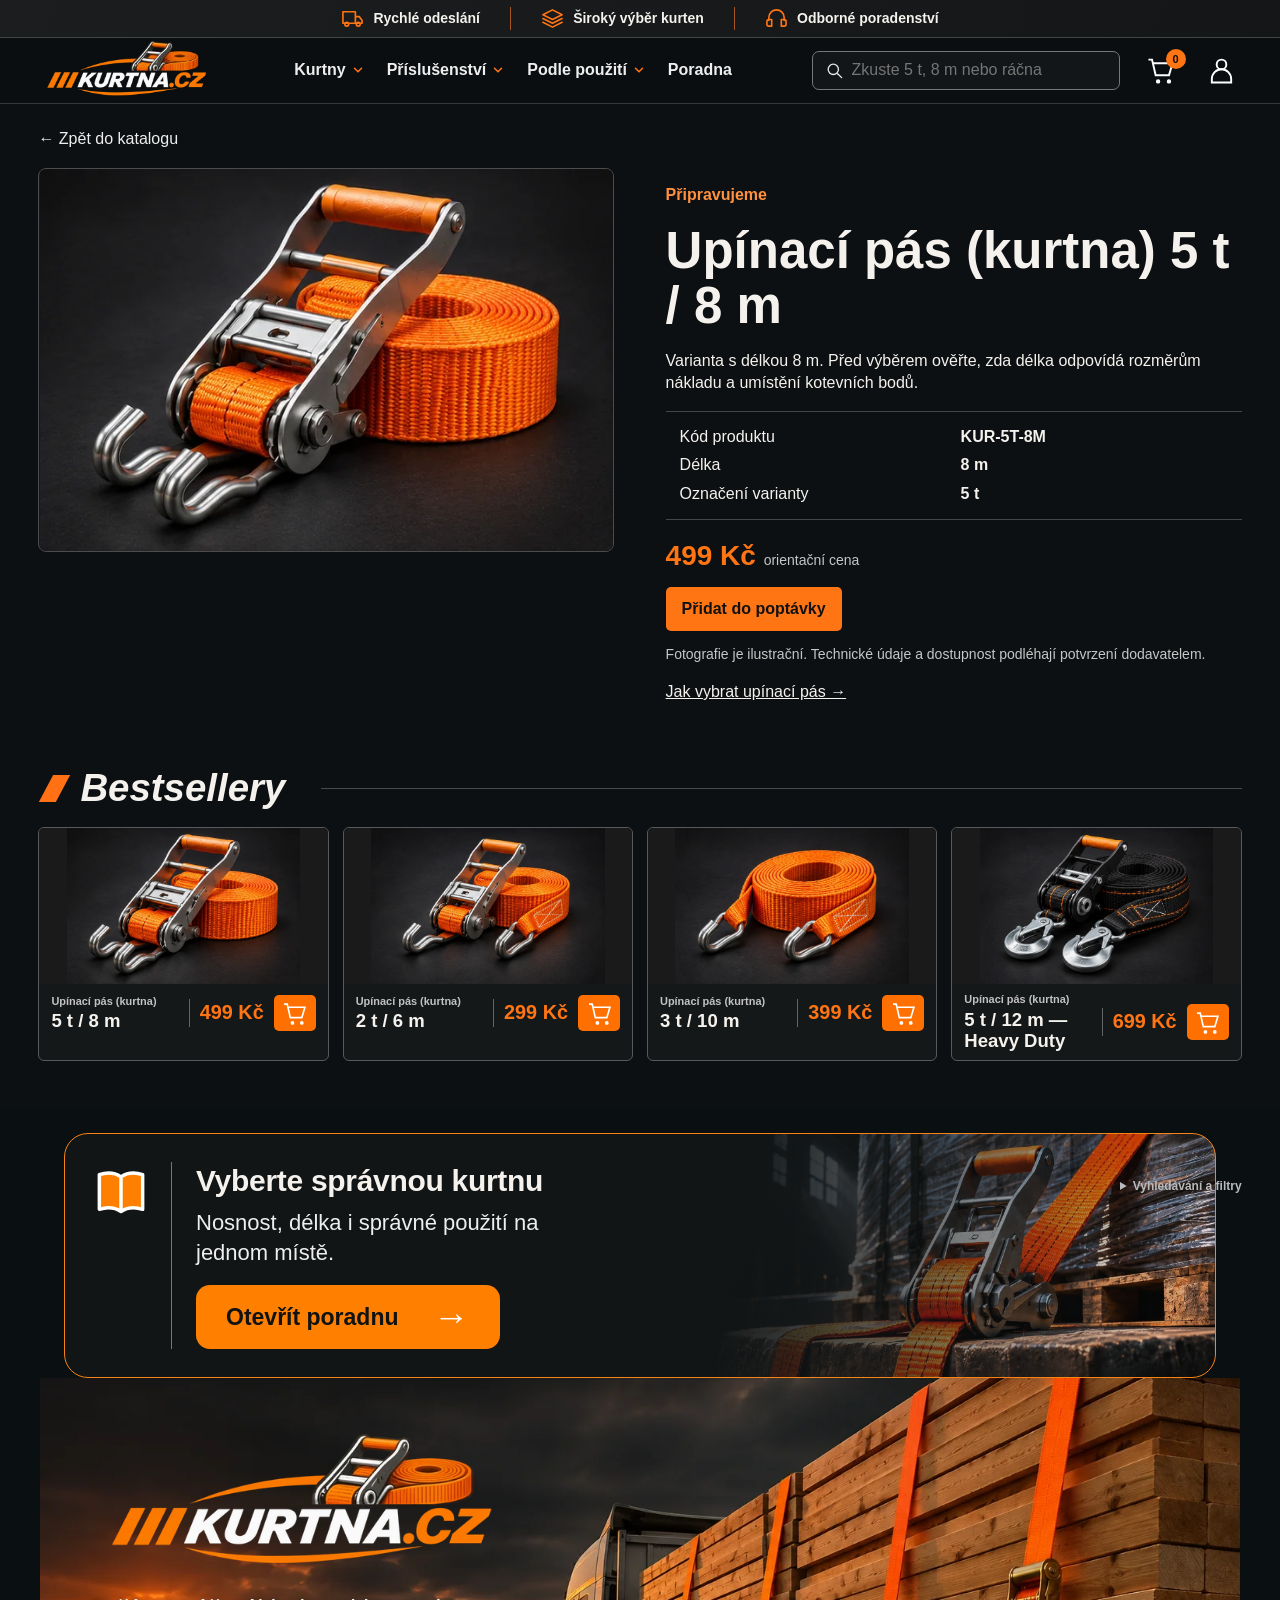
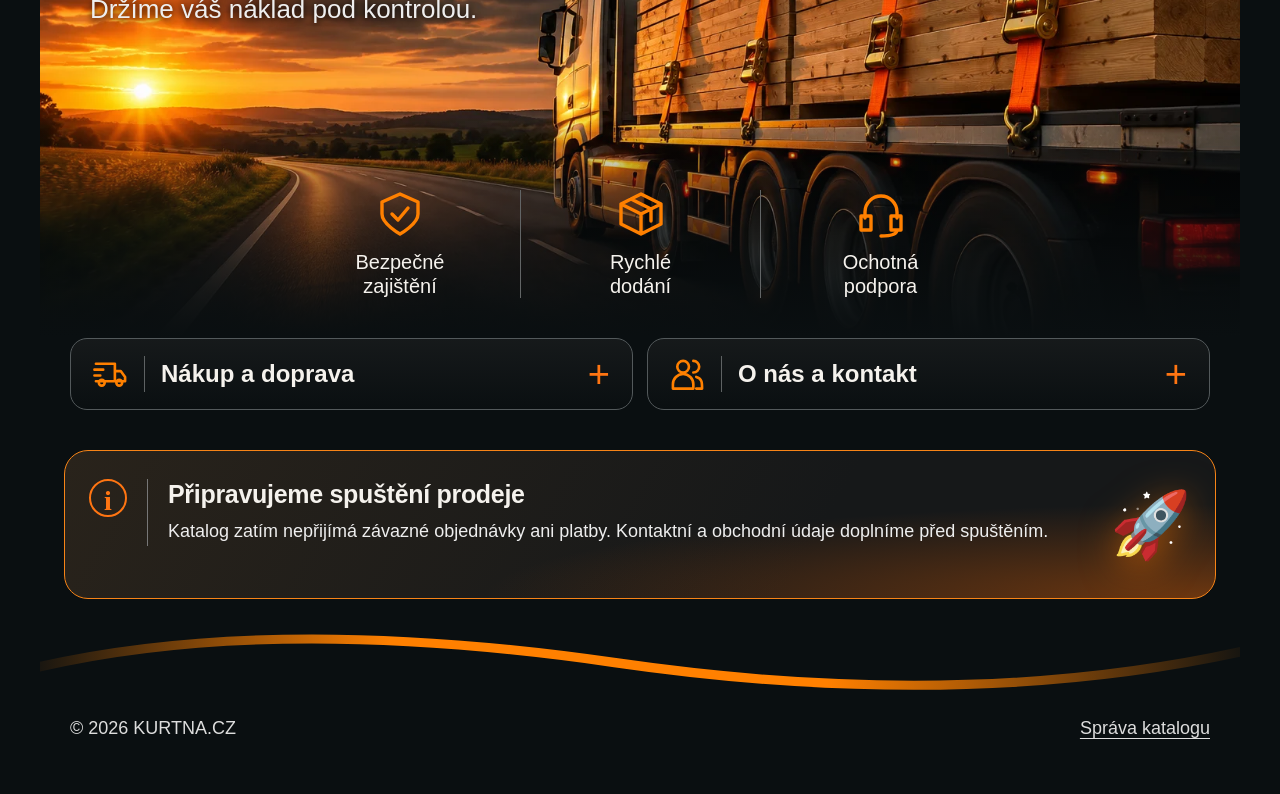
<file: produkt/kurtna-5t-8m/index.html>
<!doctype html>
<html lang="cs">
<head>
<base href="/">
<link rel="canonical" href="https://kurtna.cz/produkt/kurtna-5t-8m/">
<meta charset="utf-8"><meta name="viewport" content="width=device-width,initial-scale=1">
<title>Upínací pás (kurtna) 5 t / 8 m | Kurtna.cz</title>
<meta name="description" content="Varianta s délkou 8 m. Před výběrem ověřte, zda délka odpovídá rozměrům nákladu a umístění kotevních bodů.">
<meta name="theme-color" content="#101213">
<link rel="icon" href="/favicon.ico" sizes="16x16 32x32 48x48 64x64">
<link rel="icon" href="/favicon-48.png" type="image/png" sizes="48x48">
<link rel="icon" href="/favicon.svg" type="image/svg+xml" sizes="any">
<link rel="apple-touch-icon" href="/apple-touch-icon.png" sizes="180x180">
<link rel="manifest" href="/site.webmanifest">
<meta property="og:type" content="website">
<meta property="og:locale" content="cs_CZ">
<meta property="og:site_name" content="Kurtna.cz">
<meta property="og:url" content="https://kurtna.cz/produkt/kurtna-5t-8m/">
<meta property="og:title" content="Upínací pás (kurtna) 5 t / 8 m | Kurtna.cz">
<meta property="og:description" content="Varianta s délkou 8 m. Před výběrem ověřte, zda délka odpovídá rozměrům nákladu a umístění kotevních bodů.">
<meta property="og:image" content="https://kurtna.cz/assets/kurtna-5t-8m.webp">
<meta property="og:image:alt" content="Upínací pás (kurtna) 5 t / 8 m – ilustrační fotografie">
<meta name="twitter:card" content="summary_large_image">
<meta name="twitter:title" content="Upínací pás (kurtna) 5 t / 8 m | Kurtna.cz">
<meta name="twitter:description" content="Varianta s délkou 8 m. Před výběrem ověřte, zda délka odpovídá rozměrům nákladu a umístění kotevních bodů.">
<meta name="twitter:image" content="https://kurtna.cz/assets/kurtna-5t-8m.webp">
<meta name="twitter:image:alt" content="Upínací pás (kurtna) 5 t / 8 m – ilustrační fotografie">
<script type="application/ld+json">{"@context": "https://schema.org", "@type": "Organization", "name": "Kurtna.cz", "url": "https://kurtna.cz/", "logo": "https://kurtna.cz/icon-512.png"}</script>
<style>
:root{--bg:#101112;--panel:#191a1b;--line:#353637;--orange:#ff6908;--text:#f5f2ed;--muted:#aaa9a6}*{box-sizing:border-box}html{scroll-behavior:smooth}body{margin:0;background:var(--bg);color:var(--text);font:15px/1.4 Arial,Helvetica,sans-serif}button,input{font:inherit}button{cursor:pointer}.announcement{height:36px;background:var(--orange);color:#141414;display:flex;justify-content:center;align-items:center;gap:22px;font-weight:700;font-size:13px}.announcement span+span{border-left:1px solid #7b3300;padding-left:22px}.header{height:70px;display:flex;align-items:center;padding:0 4%;gap:30px;border-bottom:1px solid #383838;background:#101112;position:relative;z-index:5}.brand{font-size:30px;font-weight:900;letter-spacing:-1.4px;font-style:italic;white-space:nowrap}.brand .slashes{color:var(--orange);letter-spacing:-8px;margin-right:13px;font-style:normal}.brand .cz{color:var(--orange)}nav{display:flex;gap:28px;margin:auto}nav a{color:#eee;text-decoration:none;font-weight:700;white-space:nowrap}nav a:hover{color:var(--orange)}.search{height:40px;width:265px;border:1px solid #777;border-radius:8px;display:flex;align-items:center;padding:0 12px;color:#aaa;gap:8px}.search input{width:100%;border:0;outline:0;color:white;background:transparent}.head-icon{position:relative;border:0;background:transparent;color:#fff;font-size:22px}.badge{position:absolute;right:-7px;top:-8px;border-radius:50%;background:var(--orange);color:#111;font:bold 11px Arial;width:20px;height:20px;display:grid;place-items:center}.hero{height:370px;position:relative;overflow:hidden;padding:43px 6%;background:linear-gradient(90deg,#101112 0%,rgba(16,17,18,.94) 29%,rgba(16,17,18,.25) 69%,rgba(16,17,18,.08)),url('data:image/png;base64,');background-color:#171819}.hero:before{content:"";position:absolute;inset:0;background:radial-gradient(ellipse at 77% 40%,#80572f77,transparent 42%),repeating-linear-gradient(0deg,transparent 0 43px,#ffffff08 44px),linear-gradient(115deg,transparent 54%,#ffffff12 55%,transparent 56%)}.hero-copy{position:relative;z-index:1;max-width:560px}.hero h1{font-size:clamp(45px,5vw,68px);line-height:.98;letter-spacing:-2.5px;font-weight:900;font-style:italic;margin:5px 0 23px}.hero h1 em{display:block;color:var(--orange)}.dash{height:5px;width:85px;background:var(--orange);transform:skewX(-25deg);margin:0 0 28px}.primary{border:0;border-radius:9px;background:var(--orange);color:#101112;font-size:23px;font-weight:900;padding:15px 27px;box-shadow:0 6px 22px #0007}.primary:hover,.add:hover{filter:brightness(1.12);transform:translateY(-1px)}.hero-art{position:absolute;right:7%;top:0;width:47%;height:100%;overflow:hidden}.cargo{position:absolute;right:-2%;bottom:0;width:92%;height:46%;background:repeating-linear-gradient(90deg,#443d35 0 87px,#302d29 89px 91px);clip-path:polygon(4% 0,100% 0,100% 100%,0 100%);box-shadow:0 -10px 35px #000}.cargo:after{content:"";position:absolute;inset:0;background:repeating-linear-gradient(0deg,transparent 0 42px,#0c0c0c66 44px 47px)}.strap{position:absolute;width:45px;height:120%;top:-10%;left:65%;transform:rotate(32deg);background:repeating-linear-gradient(0deg,#ff8a1b 0 7px,#e35c00 8px 9px);box-shadow:0 0 25px #000a,inset 0 0 0 2px #ffb24d}.strap.cross{height:97%;width:48px;left:35%;top:30%;transform:rotate(83deg)}.ratchet{position:absolute;width:150px;height:170px;left:42%;top:29%;transform:rotate(14deg);filter:drop-shadow(0 14px 12px #000)}.ratchet .handle{position:absolute;left:45px;top:1px;width:62px;height:80px;border:13px solid #aaa9a2;border-radius:24px 24px 12px 12px;background:linear-gradient(90deg,#454545,#c2c0b8,#555)}.ratchet .body{position:absolute;left:10px;top:74px;width:132px;height:61px;border:12px solid #85847e;border-radius:10px;background:linear-gradient(135deg,#ff7411 0 22%,#aaa9a1 25% 36%,#383a3b 39% 60%,#aaa9a1 64% 73%,#ff7411 76%)}.ratchet .grip{position:absolute;left:17px;top:-2px;width:116px;height:27px;border:4px solid #b94500;border-radius:15px;background:#ff7b12;transform:rotate(-22deg)}.categories{display:grid;grid-template-columns:repeat(3,1fr);gap:16px;margin:0 4% 18px}.category{height:118px;border:1px solid #555;border-radius:4px;position:relative;overflow:hidden;display:flex;align-items:center;justify-content:flex-end;padding:18px 24px;color:white;text-decoration:none;background:linear-gradient(100deg,#28292a,#111213)}.category:before{content:"";position:absolute;inset:0 45% 0 0;opacity:.9;background:linear-gradient(135deg,#484643,#1a1b1b)}.category:nth-child(2):before{background:repeating-linear-gradient(0deg,#28292a 0 5px,#454545 6px 8px)}.category:nth-child(3):before{background:radial-gradient(ellipse,#8c3b0b,#24170f 65%,#161616)}.category strong,.category b{position:relative;z-index:1}.category strong{font-size:22px}.category b{color:var(--orange);font-size:27px;margin-left:16px}.section{margin:8px 4% 26px}.section-title{display:flex;align-items:center;gap:12px;font-size:31px;font-style:italic;margin:0 0 14px}.section-title:before{content:"";width:12px;height:27px;background:var(--orange);transform:skew(-25deg)}.products{display:grid;grid-template-columns:repeat(4,1fr);gap:14px}.product{min-width:0;border:1px solid #393a3b;border-radius:9px;overflow:hidden;background:linear-gradient(145deg,#222324,#151617)}.photo{height:142px;position:relative;overflow:hidden;background:radial-gradient(ellipse at 50% 100%,#51483e,#1b1c1d 65%)}.roll{position:absolute;width:126px;height:66px;border-radius:50%;border:18px solid #f36b08;left:43%;top:39px;transform:rotate(-13deg);box-shadow:inset 0 0 0 4px #ff9a39,0 8px 16px #0009}.roll:after{content:"";position:absolute;inset:7px;border:2px dashed #773300;border-radius:50%}.small-ratchet{position:absolute;left:16%;top:36px;width:82px;height:72px;border:9px solid #aaa9a2;border-radius:17px 17px 8px 8px;transform:rotate(-16deg);background:linear-gradient(135deg,#ff720d 0 25%,#888 27% 40%,#282929 44% 59%,#aaa 62% 72%,#ff720d 74%);box-shadow:0 8px 9px #0009}.small-ratchet:before{content:"";position:absolute;left:15px;top:-32px;width:43px;height:33px;border:8px solid #aaa;border-bottom:0;border-radius:19px 19px 0 0}.hook{position:absolute;left:75%;top:78px;width:27px;height:28px;border:5px solid #aaa;border-left-color:transparent;border-radius:50%;transform:rotate(25deg)}.info{padding:9px 14px 13px;position:relative}.info strong{display:block;font-size:15px;line-height:1.3}.price{color:var(--orange);font-size:23px;font-weight:900;margin-top:3px}.add{position:absolute;right:13px;bottom:13px;width:47px;height:38px;background:var(--orange);border:0;border-radius:7px;color:#111;font-size:20px}.trust{min-height:73px;border-top:1px solid #484848;display:flex;align-items:center;justify-content:space-around;background:linear-gradient(110deg,var(--orange) 0 34%,#151617 34%);font-weight:bold}.trust strong{font-size:24px;font-style:italic;color:#111}.trust span{padding:0 16px}.toast{position:fixed;right:20px;bottom:20px;z-index:10;background:#242526;border:1px solid #555;padding:14px 19px;border-radius:9px;box-shadow:0 8px 24px #0009;opacity:0;transform:translateY(12px);transition:.2s;pointer-events:none}.toast.show{opacity:1;transform:none}.mobile-menu{display:none}
@media(max-width:900px){.header{gap:15px}.brand{font-size:25px}nav{gap:14px}.search{width:215px}.hero-art{right:-5%;width:55%}.products{grid-template-columns:repeat(2,1fr)}.trust{flex-wrap:wrap;padding:11px}.trust strong{width:100%;text-align:center}.category{height:100px;padding:12px}.category strong{font-size:18px}}
@media(max-width:600px){.announcement{height:31px;font-size:10px;gap:8px}.announcement span+span{padding-left:8px}.header{height:62px;padding:0 15px;gap:12px}.brand{font-size:23px}.brand .slashes{font-size:19px;margin-right:10px}nav,.search,.head-icon.user{display:none}.head-icon.cart{margin-left:auto}.mobile-menu{display:inline-block}.hero{height:375px;padding:35px 21px;background:linear-gradient(90deg,#101112 0%,#101112df 48%,#10111288 100%)}.hero h1{font-size:48px;max-width:360px}.hero-art{right:-25%;width:82%;opacity:.67;top:55px}.primary{font-size:18px;padding:14px 20px}.categories{grid-template-columns:1fr;margin:0 13px 16px;gap:8px}.category{height:73px;padding:11px 17px}.category:before{inset:0 49% 0 0}.category strong{font-size:19px}.section{margin:10px 13px 20px}.section-title{font-size:27px}.products{gap:9px}.photo{height:106px}.roll{width:97px;height:51px;border-width:14px;left:39%;top:35px}.small-ratchet{transform:scale(.82) rotate(-16deg);transform-origin:top left;left:9%;top:30px}.info{padding:8px}.info strong{font-size:13px}.price{font-size:19px}.add{width:36px;height:31px;right:8px;bottom:9px}.trust{gap:4px;padding:10px 4px}.trust strong{font-size:20px}.trust span{font-size:11px;padding:3px}}

.filters{display:flex;flex-wrap:wrap;gap:14px;align-items:end;margin:20px 0}.filters label{display:grid;gap:6px;flex:1;min-width:140px}input,select{padding:10px;border:1px solid #777;border-radius:5px;background:#222;color:#fff;min-width:0}button{border-radius:5px}.filters button,.action{padding:11px 16px;background:var(--orange);color:#111;border:0;font-weight:bold}.notice{padding:12px;border-left:3px solid var(--orange);background:#222}.product[hidden]{display:none}.info strong{cursor:pointer}.product:focus-within{outline:2px solid var(--orange)}details{padding:14px 0;border-bottom:1px solid #444}summary{cursor:pointer;font-weight:bold}dialog{background:#191a1b;color:#fff;border:1px solid #555;border-radius:10px;padding:28px;width:min(640px,94vw);max-height:90dvh}dialog::backdrop{background:#000b}.close{float:right;background:transparent;color:#fff;border:0;font-size:24px}.cart-row{display:flex;gap:12px;align-items:center;padding:16px 0;border-bottom:1px solid #444;flex-wrap:wrap}.cart-row span{flex:1;min-width:160px}.cart-row button{background:#333;color:#fff;border:1px solid #777;padding:7px 12px}.checkout{display:grid;gap:12px}.checkout label{display:grid;gap:5px}.checkout textarea{background:#222;color:#fff;min-height:80px;padding:10px}.action{margin-top:12px}.empty{padding:24px 0}a{color:inherit}button:focus-visible,a:focus-visible,summary:focus-visible{outline:2px solid var(--orange);outline-offset:4px}@media(max-width:600px){.filters{gap:10px}.filters label{min-width:42%}.header nav{top:62px}.notice{font-size:14px}.hero h1{font-size:44px}}
</style>
<link rel="stylesheet" href="visual.css?v=footer-visual-20261126"><link rel="stylesheet" href="catalog.css?v=1"><link rel="stylesheet" href="search.css?v=2"><link rel="stylesheet" href="cart.css?v=2"><script type="application/ld+json">{"@context":"https://schema.org","@type":"Product","name":"Upínací pás (kurtna) 5 t / 8 m","description":"Varianta s délkou 8 m. Před výběrem ověřte, zda délka odpovídá rozměrům nákladu a umístění kotevních bodů.","sku":"KUR-5T-8M","url":"https://kurtna.cz/produkt/kurtna-5t-8m/","image":["https://kurtna.cz/assets/kurtna-5t-8m.webp"]}</script>
</head>
<body class="is-product-page" data-product-slug="kurtna-5t-8m">
<div class="announcement">
  <span><svg aria-hidden="true" viewBox="0 0 24 24" fill="none" stroke="currentColor" stroke-width="1.7" stroke-linecap="round" stroke-linejoin="round"><path d="M2 5h13v12H2zM15 10h4l3 4v3h-7z"/><circle cx="6" cy="18" r="2"/><circle cx="18" cy="18" r="2"/></svg>Rychlé odeslání</span>
  <span><svg aria-hidden="true" viewBox="0 0 24 24" fill="none" stroke="currentColor" stroke-width="1.7" stroke-linecap="round" stroke-linejoin="round"><path d="m12 3 10 5-10 5L2 8l10-5ZM2 12l10 5 10-5M2 16l10 5 10-5"/></svg>Široký výběr kurten</span>
  <span><svg aria-hidden="true" viewBox="0 0 24 24" fill="none" stroke="currentColor" stroke-width="1.7" stroke-linecap="round" stroke-linejoin="round"><path d="M4 14v-3a8 8 0 0 1 16 0v3M4 13h3v7H4a2 2 0 0 1-2-2v-3a2 2 0 0 1 2-2Zm16 0h-3v7h3a2 2 0 0 0 2-2v-3a2 2 0 0 0-2-2Z"/></svg>Odborné poradenství</span>
</div>
<div id="menu-backdrop" class="menu-backdrop" aria-hidden="true" hidden></div>
<header class="header"><a class="brand brand-logo" href="./"><img src="assets/kurtna-logo.webp" width="540" height="180" alt="Kurtna.cz – úvodní stránka"></a><nav id="main-nav"><a href="#produkty">Kurtny<svg class="nav-chevron" aria-hidden="true" width="14" height="14" viewBox="0 0 16 16" fill="none"><path d="m4 6 4 4 4-4" stroke="currentColor" stroke-width="1.8" stroke-linecap="round" stroke-linejoin="round"/></svg></a><a href="#produkty">Příslušenství<svg class="nav-chevron" aria-hidden="true" width="14" height="14" viewBox="0 0 16 16" fill="none"><path d="m4 6 4 4 4-4" stroke="currentColor" stroke-width="1.8" stroke-linecap="round" stroke-linejoin="round"/></svg></a><a href="./#kategorie">Podle použití<svg class="nav-chevron" aria-hidden="true" width="14" height="14" viewBox="0 0 16 16" fill="none"><path d="m4 6 4 4 4-4" stroke="currentColor" stroke-width="1.8" stroke-linecap="round" stroke-linejoin="round"/></svg></a><a href="/poradna/">Poradna</a><a class="mobile-account-link" href="/ucet/">Zákaznický účet</a></nav><div class="search-combobox header-search" id="header-search"><label class="search"><svg aria-hidden="true" viewBox="0 0 24 24" fill="none" stroke="currentColor" stroke-width="1.7" stroke-linecap="round" stroke-linejoin="round"><circle cx="10.5" cy="10.5" r="6.5"/><path d="m16 16 5 5"/></svg><input id="search" type="search" aria-label="Hledat v katalogu" placeholder="Zkuste 5 t, 8 m nebo ráčna" enterkeyhint="search"></label></div><button class="head-icon cart" aria-label="Košík"><svg viewBox="0 0 24 24" fill="none" stroke="currentColor" stroke-width="1.6"><path d="M2 3h3l3 13h11l3-10H6"/><circle cx="10" cy="21" r="1"/><circle cx="19" cy="21" r="1"/></svg><span class="badge" id="count">0</span></button><a class="head-icon user account-icon" href="/ucet/" aria-label="Zákaznický účet"><svg viewBox="0 0 24 24" fill="none" stroke="currentColor" stroke-width="1.6"><circle cx="12" cy="7" r="4"/><path d="M4 22v-3a8 8 0 0 1 16 0v3z"/></svg></a><button class="head-icon search-toggle" id="search-toggle" type="button" aria-label="Otevřít vyhledávání" aria-expanded="false" aria-controls="header-search"><svg aria-hidden="true" viewBox="0 0 24 24" fill="none" stroke="currentColor" stroke-width="1.7" stroke-linecap="round" stroke-linejoin="round"><circle cx="10.5" cy="10.5" r="6.5"/><path d="m16 16 5 5"/></svg></button><button class="head-icon mobile-menu" id="menu" type="button" aria-label="Menu" aria-controls="main-nav" aria-expanded="false">☰</button></header>
<main><section class="section product-detail" id="produkt">
  <nav class="detail-path" aria-label="Drobečková navigace"><a href="/#produkty">← Zpět do katalogu</a></nav>
  <article class="detail-grid">
    <div><img class="detail-photo" src="https://kurtna.cz/assets/kurtna-5t-8m.webp" alt="Upínací pás (kurtna) 5 t / 8 m – ilustrační fotografie"></div>
    <div class="detail-info">
      <p class="detail-status">Připravujeme</p>
      <h1>Upínací pás (kurtna) 5 t / 8 m</h1>
      <p class="detail-description">Varianta s délkou 8 m. Před výběrem ověřte, zda délka odpovídá rozměrům nákladu a umístění kotevních bodů.</p>
      <dl><dt>Kód produktu</dt><dd>KUR-5T-8M</dd><dt>Délka</dt><dd>8 m</dd><dt>Označení varianty</dt><dd>5 t</dd></dl>
      <p class="detail-price">499 Kč <small>orientační cena</small></p>
      <p><a href="/poradna/">Jak vybrat upínací pás →</a></p>
    </div>
  </article>
</section><section class="hero"><div class="hero-copy"><h1>Náklad drží.<em>Cesta pokračuje.</em></h1><div class="dash"></div><button class="primary" onclick="document.querySelector('#produkty').scrollIntoView()">Vybrat kurtnu <span aria-hidden="true">→</span></button></div><div class="hero-art" aria-hidden="true"><div class="cargo"></div><div class="strap"></div><div class="strap cross"></div><div class="ratchet"><span class="handle"></span><span class="body"></span><span class="grip"></span></div></div></section>
<section class="categories" id="kategorie"><a class="category category--use" href="#produkty"><strong>Podle použití</strong><b aria-hidden="true">→</b></a><a class="category category--capacity" href="#produkty"><strong>Podle nosnosti</strong><b aria-hidden="true">→</b></a><a class="category category--length" href="#produkty"><strong>Podle délky</strong><b aria-hidden="true">→</b></a></section>
<section class="section" id="produkty"><h2 class="section-title">Bestsellery</h2><div class="products"></div><noscript><p>Pro zobrazení katalogu zapněte JavaScript.</p></noscript><details class="catalog-controls"><summary>Vyhledávání a filtry</summary><p class="notice">Připravovaný katalog. Fotografie jsou ilustrační. Ceny jsou orientační, dostupnost ani prodej zatím nejsou potvrzené.</p><div class="filters"><div class="search-combobox filter-search" id="filter-search"><label>Hledat<input id="mobile-search" type="search" placeholder="Název, SKU nebo 8 m" enterkeyhint="search"></label></div><label>Provedení<select id="capacity"><option value="">Všechna provedení</option></select></label><label>Délka<select id="length"><option value="">Všechny délky</option></select></label><label>Řazení<select id="sort"><option value="default">Doporučené</option><option value="asc">Od nejlevnějšího</option><option value="desc">Od nejdražšího</option></select></label><button id="reset" type="button">Zrušit filtry</button></div><p id="results" aria-live="polite"></p></details></section></main><dialog id="modal" aria-label="Detail a košík"><button class="close" aria-label="Zavřít">✕</button><div id="modal-body"></div></dialog><footer class="site-footer" id="jistota">
  <div class="footer-inner">
    <section class="footer-guide" id="poradna"><svg viewBox="0 0 24 24" fill="none" stroke="currentColor" stroke-width="1.6" stroke-linecap="round" stroke-linejoin="round" aria-hidden="true"><path d="M12 5C9 3 5 3 2 4v16c3-1 7-1 10 1 3-2 7-2 10-1V4c-3-1-7-1-10 1Zm0 0v16"/></svg><div><h2>Vyberte správnou kurtnu</h2><p>Nosnost, délka i správné použití na jednom místě.</p><a class="footer-button" href="/poradna/">Otevřít poradnu <span aria-hidden="true">→</span></a></div></section>
    <div class="footer-columns"><div class="footer-brand"><a href="/" aria-label="Kurtna.cz – úvodní stránka"><img src="/assets/kurtna-logo.webp" width="540" height="180" alt="Kurtna.cz" loading="lazy" decoding="async"></a><p>Držíme váš náklad pod kontrolou.</p></div>
    <div class="footer-benefits" aria-label="Naše výhody">
<span><svg viewBox="0 0 24 24" aria-hidden="true"><path d="M12 2 3 6v6c0 5 9 10 9 10s9-5 9-10V6Z"/><path d="m8 12 3 3 5-6"/></svg>Bezpečné<br>zajištění</span>
<span><svg viewBox="0 0 24 24" aria-hidden="true"><path d="m12 2 10 5v10l-10 5-10-5V7Zm0 10v10M2 7l10 5 10-5M7 4.5l10 5v6"/></svg>Rychlé<br>dodání</span>
<span><svg viewBox="0 0 24 24" aria-hidden="true"><path d="M4 14v-3a8 8 0 0 1 16 0v3M4 13H2v7h5v-7Zm16 0h2v7h-5v-7Zm0 7c0 3-6 3-8 3"/></svg>Ochotná<br>podpora</span>
</div>
    <div class="footer-navigation">
      <details><summary><svg viewBox="0 0 24 24" aria-hidden="true"><path d="M2 5h13v12H2M15 10h4l3 4v3h-7M1 9h6M1 13h4"/><circle cx="6" cy="18" r="2"/><circle cx="18" cy="18" r="2"/></svg>Nákup a doprava</summary><div class="footer-links"><a href="/#produkty">Prohlédnout katalog <span aria-hidden="true">→</span></a><a href="/poradna/">Jak vybrat upínací pás <span aria-hidden="true">→</span></a><p>Informace o dopravě a obchodní podmínky doplníme před spuštěním prodeje.</p></div></details>
      <details><summary><svg viewBox="0 0 24 24" aria-hidden="true"><circle cx="9" cy="7" r="4"/><path d="M2 22v-3a7 7 0 0 1 14 0v3ZM16 3a4 4 0 0 1 0 8m2 3c4 1 4 4 4 8h-4"/></svg>O nás a kontakt</summary><div class="footer-links"><p>Kurtna.cz – připravovaný katalog upínacích pásů a příslušenství pro zajištění nákladu.</p><p>Údaje o provozovateli a kontakty doplníme před zahájením prodeje.</p></div></details>
    </div></div>
    <div class="footer-launch"><span class="footer-info" aria-hidden="true">i</span><div><h2>Připravujeme spuštění prodeje</h2><p>Katalog zatím nepřijímá závazné objednávky ani platby. Kontaktní a obchodní údaje doplníme před spuštěním.</p></div></div>
    <svg class="footer-wave" viewBox="0 0 1000 100" preserveAspectRatio="none" aria-hidden="true"><defs><linearGradient id="wave-orange"><stop stop-color="#ff8000" stop-opacity="0"/><stop offset=".3" stop-color="#ff8000"/><stop offset=".65" stop-color="#ff8000"/><stop offset="1" stop-color="#ff8000" stop-opacity="0"/></linearGradient></defs><path d="M-20 70Q180-25 480 55T1020 30" fill="none" stroke="url(#wave-orange)" stroke-width="14"/></svg><div class="footer-bottom"><small>© 2026 KURTNA.CZ</small><a href="/admin.html">Správa katalogu</a></div>
  </div>
</footer><div class="toast" id="toast" role="status">Přidáno do košíku</div>
<script type="module" src="app.js?v=menu-blur-1"></script></body></html>
</file>
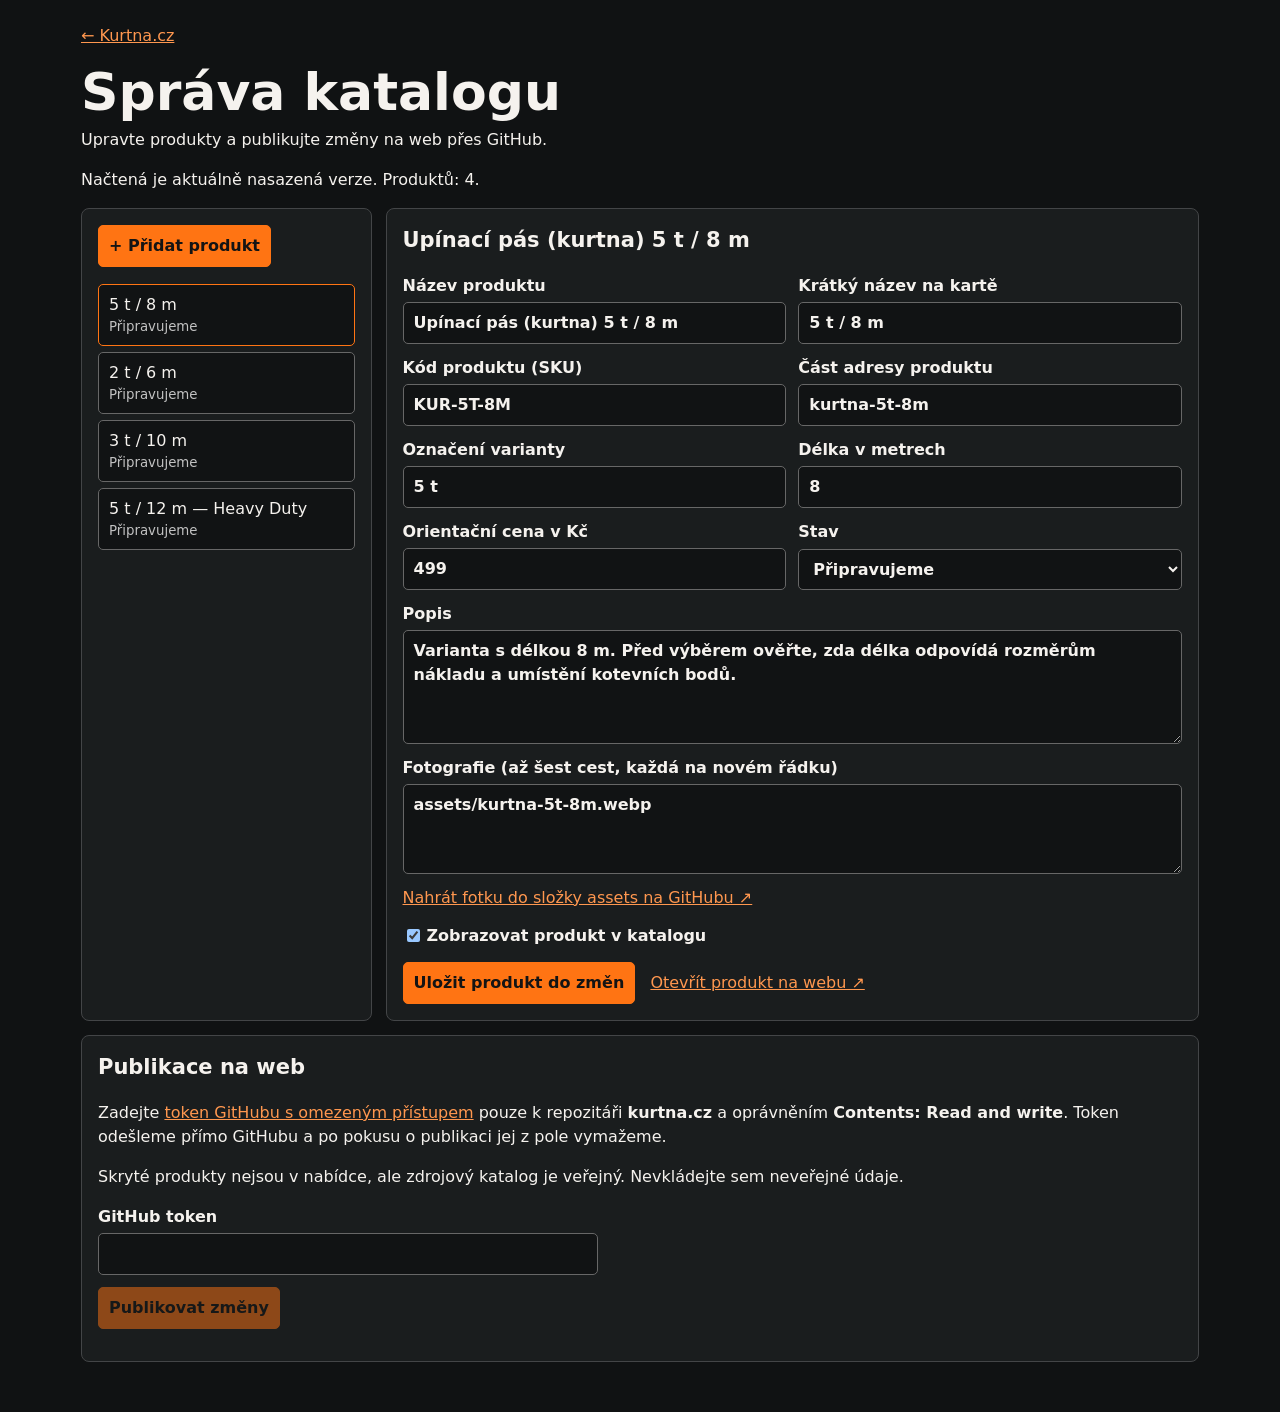
<file: admin.html>
<!doctype html>
<html lang="cs">
<head>
  <meta charset="utf-8">
  <meta name="viewport" content="width=device-width, initial-scale=1">
  <meta name="robots" content="noindex">
  <meta http-equiv="Content-Security-Policy" content="default-src 'none'; script-src 'self'; style-src 'self'; img-src 'self'; connect-src 'self' https://api.github.com; base-uri 'none'; form-action 'none'">
  <title>Správa katalogu | Kurtna.cz</title>
  <link rel="icon" href="/favicon.svg" type="image/svg+xml">
  <link rel="stylesheet" href="admin.css?v=touch-1">
  <script type="module" src="admin.js?v=guide-1"></script>
</head>
<body>
  <main>
    <header class="admin-head">
      <a href="./">← Kurtna.cz</a>
      <h1>Správa katalogu</h1>
      <p>Upravte produkty a publikujte změny na web přes GitHub.</p>
    </header>
    <p id="status" role="status" aria-live="polite">Načítám katalog…</p>
    <div id="workspace" hidden>
      <div class="admin-grid">
        <aside>
          <button id="new-product" type="button">+ Přidat produkt</button>
          <ul id="products" class="product-list"></ul>
        </aside>
        <form id="editor">
          <h2 id="editor-title">Produkt</h2>
          <div class="fields">
            <label>Název produktu <input name="name" required maxlength="140"></label>
            <label>Krátký název na kartě <input name="label" required maxlength="70"></label>
            <label>Kód produktu (SKU) <input name="sku" required maxlength="40"></label>
            <label>Část adresy produktu <input name="slug" required maxlength="100" pattern="[a-z0-9]+(-[a-z0-9]+)*"></label>
            <label>Označení varianty <input name="capacity" required maxlength="24" placeholder="Např. 5 t"></label>
            <label>Délka v metrech <input name="length" required type="number" min="0.01" max="1000" step="0.01"></label>
            <label>Orientační cena v Kč <input name="price" required type="number" min="1" max="1000000" step="1"></label>
            <label>Stav <select name="status"><option value="preview">Připravujeme</option><option value="available">Dostupné k poptání</option><option value="unavailable">Dočasně nedostupné</option></select></label>
          </div>
          <label>Popis <textarea name="description" rows="4" maxlength="1800"></textarea></label>
          <label>Fotografie (až šest cest, každá na novém řádku)
            <textarea name="images" rows="3" placeholder="assets/kurtna-5t-8m.webp"></textarea>
          </label>
          <a href="https://github.com/michalsurmanek-sketch/kurtna.cz/upload/main/assets" target="_blank" rel="noopener noreferrer">Nahrát fotku do složky assets na GitHubu ↗</a>
          <label class="check"><input name="published" type="checkbox"> Zobrazovat produkt v katalogu</label>
          <button type="submit">Uložit produkt do změn</button>
          <a id="preview-link" hidden>Otevřít produkt na webu ↗</a>
        </form>
      </div>
      <form id="publisher" autocomplete="off">
        <h2>Publikace na web</h2>
        <p>Zadejte <a href="https://github.com/settings/personal-access-tokens/new" target="_blank" rel="noopener noreferrer">token GitHubu s omezeným přístupem</a> pouze k repozitáři <strong>kurtna.cz</strong> a oprávněním <strong>Contents: Read and write</strong>. Token odešleme přímo GitHubu a po pokusu o publikaci jej z pole vymažeme.</p>
        <p>Skryté produkty nejsou v nabídce, ale zdrojový katalog je veřejný. Nevkládejte sem neveřejné údaje.</p>
        <label>GitHub token <input id="github-token" type="password" autocomplete="off" spellcheck="false" required></label>
        <button id="publish" type="submit" disabled>Publikovat změny</button>
        <p id="publication" role="status" aria-live="polite"></p>
      </form>
    </div>
    <noscript>Pro správu katalogu zapněte JavaScript.</noscript>
  </main>
</body>
</html>
</file>
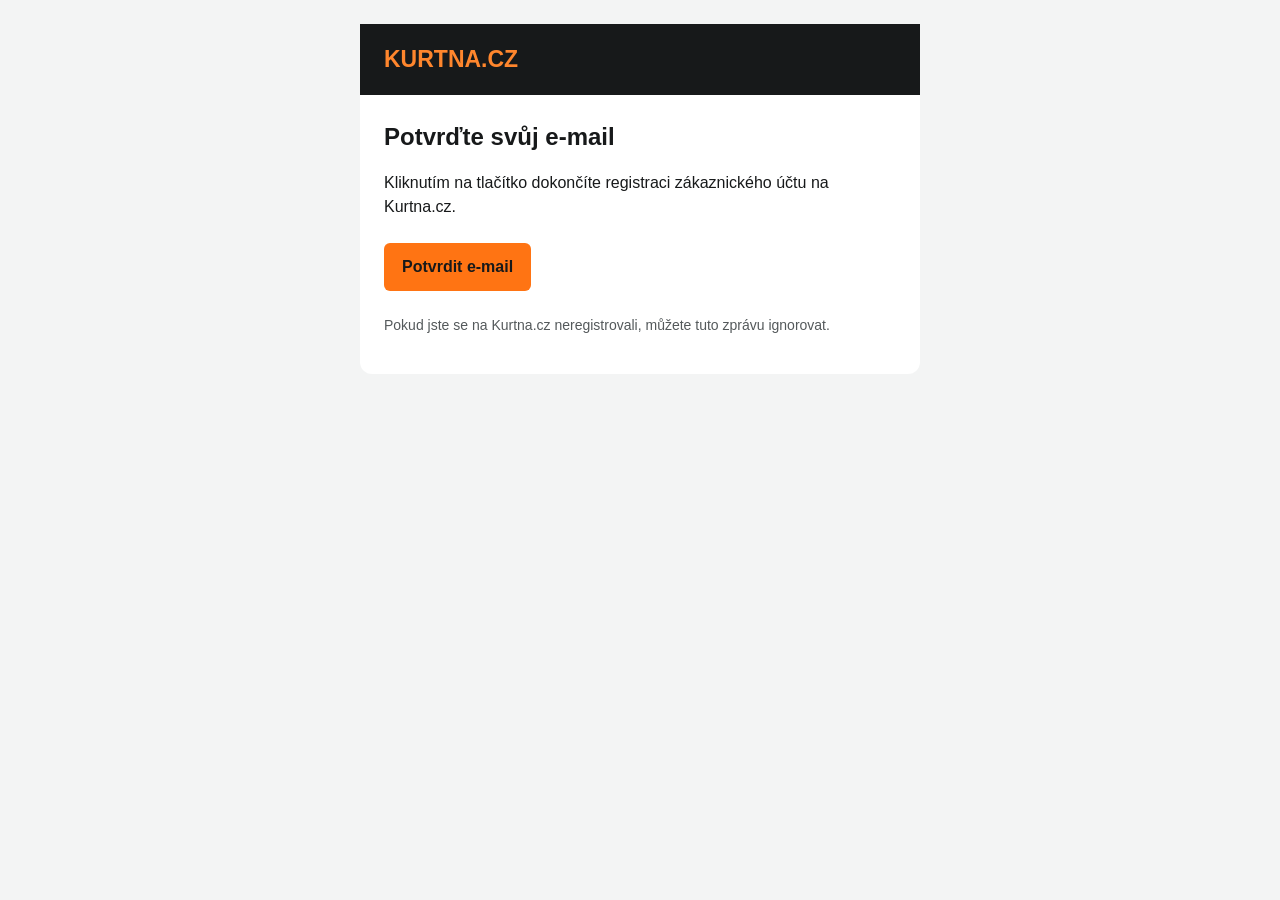
<file: docs/auth-email/confirmation.html>
<!doctype html>
<html lang="cs">
<body style="margin:0;padding:24px;background:#f3f4f4;color:#17191a;font:16px/1.5 Arial,sans-serif">
<table role="presentation" width="100%" cellspacing="0" cellpadding="0"><tr><td align="center">
<table role="presentation" width="100%" cellspacing="0" cellpadding="0" style="max-width:560px;background:#fff;border-radius:12px">
<tr><td style="background:#17191a;color:#ff862d;padding:18px 24px;font-size:23px;font-weight:bold">KURTNA.CZ</td></tr>
<tr><td style="padding:24px">
<h1 style="font-size:24px;margin:0 0 12px">Potvrďte svůj e-mail</h1>
<p>Kliknutím na tlačítko dokončíte registraci zákaznického účtu na Kurtna.cz.</p>
<p style="margin:24px 0"><a href="{{ .ConfirmationURL }}" style="display:inline-block;background:#ff7413;color:#17191a;font-weight:bold;text-decoration:none;padding:12px 18px;border-radius:6px">Potvrdit e-mail</a></p>
<p style="font-size:14px;color:#54595b">Pokud jste se na Kurtna.cz neregistrovali, můžete tuto zprávu ignorovat.</p>
</td></tr></table>
</td></tr></table>
</body>
</html>
</file>
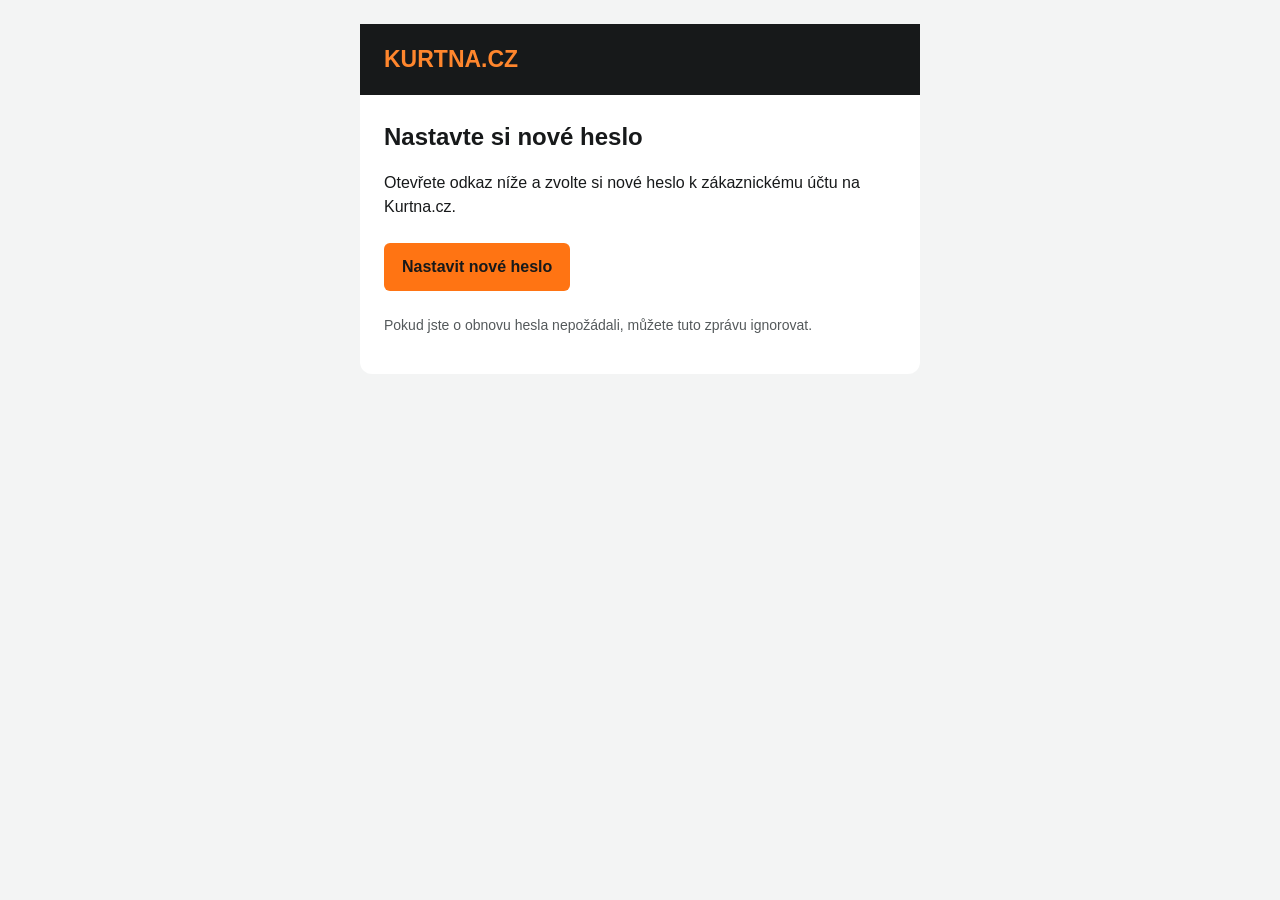
<file: docs/auth-email/recovery.html>
<!doctype html>
<html lang="cs">
<body style="margin:0;padding:24px;background:#f3f4f4;color:#17191a;font:16px/1.5 Arial,sans-serif">
<table role="presentation" width="100%" cellspacing="0" cellpadding="0"><tr><td align="center">
<table role="presentation" width="100%" cellspacing="0" cellpadding="0" style="max-width:560px;background:#fff;border-radius:12px">
<tr><td style="background:#17191a;color:#ff862d;padding:18px 24px;font-size:23px;font-weight:bold">KURTNA.CZ</td></tr>
<tr><td style="padding:24px">
<h1 style="font-size:24px;margin:0 0 12px">Nastavte si nové heslo</h1>
<p>Otevřete odkaz níže a zvolte si nové heslo k zákaznickému účtu na Kurtna.cz.</p>
<p style="margin:24px 0"><a href="{{ .ConfirmationURL }}" style="display:inline-block;background:#ff7413;color:#17191a;font-weight:bold;text-decoration:none;padding:12px 18px;border-radius:6px">Nastavit nové heslo</a></p>
<p style="font-size:14px;color:#54595b">Pokud jste o obnovu hesla nepožádali, můžete tuto zprávu ignorovat.</p>
</td></tr></table>
</td></tr></table>
</body>
</html>
</file>
<file: visual.css>
/* Reference viewport: 1536 × 961. Live HTML controls above photographic assets. */
body{font-family:Arial,Helvetica,sans-serif;background:#0d1113;font-size:16px}.announcement{height:35px;font-size:14px;gap:18px;background:#ff7512}.announcement span+span{padding-left:18px}.header{height:66px;padding:0 3.9%;gap:30px;background:#0a0e10}.brand{font-size:36px;letter-spacing:-1.3px}.brand .slashes{font-size:32px;letter-spacing:-9px;margin-right:20px}.brand .cz{color:#fa6900}nav{gap:40px}nav a{font-size:16px;font-weight:500}.search{width:308px;height:39px;border-radius:7px;background:#ffffff08}.head-icon svg,.add svg{width:29px;height:29px;display:block}.head-icon.user{margin-left:20px}.badge{right:-5px;top:-6px}.hero{height:359px;padding:43px 5.9% 0;background:#101315 url('assets/hero-ratchet.webp') center center/cover no-repeat}.hero-art{display:none}.hero-copy{position:relative;z-index:1}.hero h1{font-size:64px;line-height:.96;letter-spacing:-1.8px;font-weight:900;font-style:italic;margin:0;color:#f5eee2;max-width:680px}.hero h1 em{color:#fa6b00;margin-top:2px;display:block}.dash{width:83px;height:5px;background:#f76b00;transform:skew(-22deg);margin:22px 0 27px}.primary{background:#ff7205;border:0;padding:11px 40px;font-size:27px;font-weight:800;border-radius:6px;transform:skew(-10deg);color:#101010}.hero-copy:after{content:'////////';display:block;font-size:36px;font-weight:900;letter-spacing:2px;color:#ffffff20;margin-top:11px}.categories{margin:0 3.9% 18px;gap:16px;grid-template-columns:repeat(3,minmax(0,1fr))}.category{height:113px;position:relative;overflow:hidden;border:1px solid #656b6c;border-radius:0;padding:21px 22px;background:#121719;clip-path:polygon(3% 0,100% 0,100% 86%,97% 100%,0 100%,0 12%);display:grid;grid-template-columns:minmax(0,1fr) auto;align-items:center;gap:8px;padding-inline-start:49%}.section{margin:0 3.9% 27px}.section-title{display:flex;align-items:center;gap:16px;font-size:36px;font-style:italic;font-weight:900;margin:0 0 12px}.section-title:before{content:'';height:27px;width:17px;background:#ff7114;transform:skew(-28deg);margin:0 1px 0 8px}.section-title:after{content:'';height:1px;background:#454b4d;flex:1;margin-left:20px}.products{gap:14px;grid-template-columns:repeat(4,minmax(0,1fr))}.product{height:213px;background:#1a1e20;border:1px solid #343a3b;border-radius:8px;overflow:hidden;position:relative}.info{padding:1px 28px 10px}.info strong{font-size:16px;line-height:1.2;display:block}.price{font-size:26px;line-height:1.4;font-weight:900;font-style:italic;color:#ff7514}.add{width:47px;height:34px;right:20px;bottom:12px;border:0;border-radius:5px;background:#ff7000;color:white;display:grid;place-items:center}.add svg{width:29px;height:25px}.trust{min-height:76px;padding:0;display:grid;grid-template-columns:35% 19% 22% 24%;gap:0;border-top:1px solid #424648;background:#0e1214}.trust strong{height:76px;background:#ff7514;color:#131313;font-size:30px;font-style:italic;padding:12px 30px 12px 11%;display:flex;align-items:center;clip-path:polygon(0 0,100% 0,93% 100%,0 100%)}.trust span{font-size:16px;text-align:center;border-right:1px solid #555}.catalog-controls{margin-top:12px;padding:0;border:0}.catalog-controls summary{font-size:14px;color:#b9babb}.catalog-controls[open]{padding:12px;background:#171b1e}.section#poradna{margin-top:30px}.section#poradna h2{font-size:23px}#results:empty{display:none}
@media(min-width:1100px){.catalog-controls:not([open]){height:0;position:relative;top:105px;z-index:1}.catalog-controls:not([open]) summary{position:absolute;right:0;font-size:12px}}
@media(max-width:1250px){.header{gap:20px}nav{gap:22px}.brand{font-size:30px}.search{width:230px}.hero h1{font-size:58px}.category strong{font-size:21px}.info{padding-left:16px}.trust strong{font-size:25px}}
@media(max-width:900px){.header{gap:14px}nav{gap:16px}.brand{font-size:27px}.search{display:none}.hero{background-position:58% center}.hero h1{font-size:52px}.category strong{font-size:18px}.category{padding-inline-end:12px}.products{grid-template-columns:repeat(2,minmax(0,1fr))}.product{height:240px}.trust{grid-template-columns:1fr 1fr 1fr}.trust strong{grid-column:1/-1;clip-path:none;justify-content:center;padding:12px;height:60px}.trust span{padding:17px 4px;font-size:14px}}
@media(max-width:600px){.announcement{height:29px;font-size:10px;gap:7px}.announcement span+span{padding-left:7px}.header{height:62px;padding:0 16px}.brand{font-size:27px}.brand .slashes{font-size:24px;margin-right:15px}.head-icon.user{display:none}.hero{height:350px;padding:43px 22px;background-position:57% center}.hero:before{content:'';position:absolute;inset:0;background:linear-gradient(90deg,#080c0ec9,transparent)}.hero h1{font-size:43px;max-width:360px;line-height:1.03}.primary{font-size:21px;padding:12px 25px}.hero-copy:after{font-size:29px}.categories{grid-template-columns:1fr;margin:0 14px 20px;gap:9px}.category{height:90px;padding-inline-end:20px}.category strong{font-size:24px}.category b{font-size:25px}.section{margin:0 14px 22px}.section-title{font-size:30px}.section-title:after{margin-left:0}.products{gap:10px}.product{height:205px}.info{padding:4px 10px}.info strong{font-size:13px}.price{font-size:22px}.add{right:9px;bottom:10px;width:35px;height:30px}.add svg{width:25px}.trust strong{font-size:25px}.trust span{font-size:12px}.catalog-controls{margin:14px 0}.section#poradna{margin-top:25px}}
.category{isolation:isolate}.category{background:#101517}


/* KURTNA visual parity refinements — reference 1536x961 */
:root{--orange:#ff7413}
body{overflow-x:hidden;background:#0c1012}
.announcement{font-weight:700}
.announcement span:first-child{white-space:nowrap}
.header{max-width:100%;box-sizing:border-box}
.brand{font-style:italic;line-height:1;display:flex;align-items:center;font-weight:900}
.brand .slashes{display:inline-block;transform:skew(-20deg);color:#ff7413}
nav a{transition:color .2s}
.hero{isolation:isolate}
.hero:before{background:none}
.hero h1{text-shadow:0 2px 16px #0008}
.hero h1 em{font-style:italic}
.primary{box-shadow:none;transition:filter .15s,translate .15s}
.primary:hover{transform:skew(-10deg);translate:0 -2px}
.categories{position:relative;z-index:2}
.category{border:1px solid #6a7071}
.category--use{--category-image:url("assets/category-use.webp")}
.category--capacity{--category-image:url("assets/category-capacity.webp")}
.category--length{--category-image:url("assets/category-length.webp")}
.categories .category::before{
 content:"";
 position:absolute;
 inset:0 49% 0 0;
 z-index:-1;
 background:var(--category-image) left center / contain no-repeat;
 opacity:1;
 mask-image:linear-gradient(90deg,#000 78%,transparent);
}
.category:after{content:"";position:absolute;inset:0;border-bottom:1px solid #ff7413;pointer-events:none;clip-path:polygon(0 0,100% 0,100% 98%,0 98%);opacity:.8}
.category strong{font-size:clamp(16px,1.65vw,25px);line-height:1.15;font-weight:800;text-shadow:0 1px 8px #000}
.category b{margin:0;color:#ee7600;font-size:27px;line-height:1;font-weight:400}

.product .info{position:relative;z-index:1}
.product .info strong{cursor:pointer}
.product .add{z-index:2}
.trust strong{white-space:nowrap}
.trust span {
  display:flex;
  align-items:center;
  justify-content:center;
  gap:9px;
  white-space:nowrap;
  min-width:0;
  padding:0 8px;
}

.trust svg {
  flex:none;
  width:23px;
  height:23px;
  color:var(--orange);
}
@media(max-width:1350px) and (min-width:901px){
 .header{gap:20px}.brand{font-size:30px}.brand .slashes{font-size:27px;margin-right:15px}nav{gap:22px}
 .search{width:250px}.head-icon.user{margin-left:0}
 .trust strong{font-size:clamp(20px,2.2vw,30px)}
}
@media(max-width:900px){
 .header{gap:14px}nav{gap:13px}
 .category{padding-inline-start:45%}
 .categories .category::before{right:55%}
 .category b{font-size:22px}

 .trust strong{white-space:normal}
 .trust span{white-space:normal}
}
@media(max-width:600px){
 .announcement{justify-content:space-evenly;gap:2px;padding:0 4px}
 .announcement span{font-size:9px}
 .announcement span+span{padding-left:5px}
 .header{position:relative;z-index:20}
 .header nav{position:absolute;display:none;left:0;right:0;top:62px;background:#111719;padding:15px 20px;flex-direction:column;gap:15px;border-bottom:1px solid #454545}
 .header nav.open{display:flex}
 .hero{background-position:60% center}
 .hero:before{content:"";background:linear-gradient(90deg,rgba(6,9,11,.88),rgba(6,9,11,.35) 76%,transparent)}
 .hero h1{font-size:clamp(34px,9vw,45px);letter-spacing:-1.3px}
 .categories{margin-top:0}
 .category{height:90px;padding-inline-start:47%}
 .categories .category::before{right:52%}
 .category strong{font-size:clamp(16px,5.4vw,22px)}
 .category b{font-size:25px}
 .products{grid-template-columns:repeat(2,minmax(0,1fr))}

 .trust{grid-template-columns:repeat(3,minmax(0,1fr))}
 .trust span{padding:13px 5px;line-height:1.4}
}
@media(max-width:380px){
 .category{gap:5px;padding-inline-end:14px}
 .brand{font-size:23px}.brand .slashes{font-size:20px;margin-right:11px}
 .announcement span{font-size:8px}
 .product{height:196px}
 .info strong{font-size:12px}.price{font-size:20px}
}


/* Hero photo placement — matches supplied ratchet image and full-page mockup. */
.hero{
 position:relative;
 height:359px;
 min-height:359px;
 padding:43px 5.9% 0;
 background-image:linear-gradient(90deg,rgba(8,12,15,.63) 0%,rgba(8,12,15,.34) 27%,rgba(8,12,15,.07) 49%,transparent 73%),url("assets/hero-ratchet.webp");
 background-color:#0d1113;
 background-position:center center,center 40%;
 background-size:cover,cover;
 background-repeat:no-repeat;
}
.hero::before{content:none!important}
.hero-copy{position:relative;z-index:2}
.hero h1{max-width:720px;line-height:.96}
.hero-art{display:none!important}
@media(max-width:900px){
 .hero{background-position:center,60% center}
}
@media(max-width:600px){
 .hero{height:350px;min-height:350px;background-image:linear-gradient(90deg,rgba(8,12,15,.90) 0%,rgba(8,12,15,.70) 42%,rgba(8,12,15,.15) 100%),url("assets/hero-ratchet.webp");background-position:center,69% center}
 .hero::before{content:none!important}
}

/* Homepage layout from the industrial design. */
:root {
  --edge: clamp(16px, 3vw, 62px);
}

.announcement {
  height: 38px;
  gap: clamp(12px, 2.35vw, 38px);
  background: linear-gradient(110deg, #1b1d1e, #141617);
  color: #f5f2ed;
  border-bottom: 1px solid #424546;
}

.announcement span {
  display: inline-flex;
  align-items: center;
  gap: 9px;
  white-space: nowrap;
}

.announcement span + span {
  border-color: #a65520;
  padding-left: clamp(12px, 2.35vw, 38px);
}

.announcement svg,
.search svg {
  width: 23px;
  height: 23px;
  flex: none;
}

.announcement svg { color: var(--orange); }
.header { padding-inline: var(--edge); }
.header nav a {
  display: inline-flex;
  align-items: center;
  align-self: flex-start;
  gap: 5px;
  font-weight: 700;
}

.nav-chevron {
  flex: none;
  color: var(--orange);
}
.brand .slashes {
  display: inline-flex;
  gap: .15em;
  margin-right: .52em;
  transform: skewX(-30deg);
}

.brand .slashes i {
  width: .3em;
  height: .73em;
  background: currentColor;
}

.search {
  flex: 0 1 308px;
  min-width: 130px;
  color: #e8e8e8;
}

.search input { padding-inline: 0; }
.search svg { width: 19px; height: 19px; }

.hero {
  display: flex;
  align-items: center;
  padding: 22px max(var(--edge), 5vw);
  height: clamp(330px, 23vw, 440px);
  min-height: 0;
  background-size: cover, cover;
  background-position: center, center 37%;
}

.hero-copy {
  width: min(100%, 52vw);
  max-width: none;
}

.hero h1 {
  max-width: none;
  font-size: clamp(41px, 4.75vw, 84px);
  line-height: .99;
}

.hero-copy::after { content: none; }
.hero h1 em { margin-top: 0; }
.dash { margin: 19px 0 23px; }

.primary {
  display: inline-flex;
  align-items: center;
  gap: 28px;
  padding: .48em 1.28em;
  font-size: clamp(19px, 1.9vw, 29px);
  font-style: italic;
}

.categories {
  margin: 16px var(--edge) 20px;
  gap: clamp(10px, 1vw, 18px);
}

.category {
  height: clamp(94px, 7.6vw, 135px);
  padding: 0 4% 0 44%;
  background: linear-gradient(110deg, #1a1d1e, #121517);
  clip-path: none;
  border-radius: 3px;
}

.categories .category::before {
  inset: 0 51% 0 0;
  mask-image: linear-gradient(90deg, #000 69%, transparent 100%);
}

.category::after { content: none; }
.category:hover, .category:focus-visible { border-color: var(--orange); }
.category strong { font-size: clamp(15px, 1.52vw, 26px); }
.category b { font-size: clamp(19px, 2vw, 33px); }

.section { margin-inline: var(--edge); }
.section-title { font-size: clamp(28px, 3vw, 46px); }

.product {
  height: auto;
  border-color: #575a5b;
  border-radius: 6px;
  background: #151819;
}

.product .photo {
  height: auto;
  aspect-ratio: 1.85;
  background: #1a1a1b;
}

.product .photo img {
  display: block;
  width: 100%;
  height: 100%;
  object-fit: contain;
}

.product .info {
  padding: 9px 12px;
  min-height: 58px;
  display: grid;
  grid-template-columns: minmax(0, 1fr) auto auto;
  align-items: center;
  gap: 10px;
}

.product .info strong {
  font-size: clamp(14px, 1.45vw, 23px);
  line-height: 1.15;
}

.product-type {
  display: block;
  color: #c2c3c2;
  font-size: .59em;
  font-weight: 600;
  margin-bottom: 3px;
}

.product .price {
  margin: 0;
  padding-left: 10px;
  border-left: 1px solid #626466;
  font-size: clamp(17px, 1.55vw, 25px);
  font-style: normal;
  white-space: nowrap;
}

.product .add {
  position: static;
  width: 42px;
  height: 36px;
}

@media (max-width: 1240px) {
  .product .info {
    grid-template-columns: minmax(0, 1fr) auto;
    gap: 6px 10px;
  }
  .product .info strong { grid-column: 1 / -1; }
  .product .price { padding: 0; border: 0; }
}

@media (max-width: 900px) {
  .search { display: none; }
  .hero { background-position: center, 62% center; }
  .hero-copy { width: min(90%, 500px); }
  .category { padding-inline-start: 42%; }
  .categories .category::before { right: 56%; }
}

@media (max-width: 600px) {
  .announcement { height: 33px; gap: 4px; }
  .announcement span { gap: 3px; }
  .announcement span + span { padding-left: 4px; }
  .announcement svg { width: 12px; height: 12px; }
  .hero {
    height: clamp(290px, 78vw, 355px);
    padding-inline: var(--edge);
    background-position: center, 69% center;
  }
  .hero-copy { width: 100%; }
  .hero h1 { font-size: clamp(29px, 8.6vw, 51px); }
  .category { height: 85px; padding-inline-start: 46%; }
  .categories .category::before { right: 53%; }
  .category strong { font-size: clamp(15px, 5vw, 23px); }
  .product .info { padding: 8px; }
  .product .add { width: 36px; height: 34px; }
}

.brand-logo {
  flex: 0 0 auto;
  width: clamp(130px, 14vw, 176px);
}

.brand-logo img {
  display: block;
  width: 100%;
  height: auto;
}

@media (max-width: 600px) {
  .brand-logo { width: clamp(128px, 37vw, 148px); }
}

@media (any-pointer: coarse) {
  html { -webkit-tap-highlight-color: transparent; }
  :is(input, select, textarea):focus-visible {
    outline: 2px solid var(--orange);
    outline-offset: 2px;
  }
}

.menu-backdrop { display: none; }

@media (max-width: 600px) {
  .announcement { position: relative; z-index: 19; }
  .menu-backdrop:not([hidden]) {
    display: block;
    position: fixed;
    inset: 0;
    z-index: 18;
    background: rgba(8, 11, 12, .25);
    -webkit-backdrop-filter: blur(3px);
    backdrop-filter: blur(3px);
    touch-action: none;
  }
}

@media (max-width: 600px) {
  .trust span { flex-direction:column; gap:5px; }
  .trust svg { width:20px; height:20px; }
}

.header .account-icon { display: inline-flex; align-items: center; padding: 2px 6px; }
.header .mobile-account-link { display: none; }

@media (max-width: 740px) {
  .header .account-icon { display: none; }
  .header .mobile-account-link { display: inline-flex; }
}

@media (min-width: 601px) and (max-width: 740px) {
  .header nav .mobile-account-link { font-size: 13px; white-space: normal; }
}

/* Shared catalog footer */
.site-footer{background:#0c1012;border-top:1px solid #353b3e;margin-top:36px;color:#f5f2ed}
.footer-slogan{background:#ff7512;color:#101213;text-align:center;font-size:clamp(23px,3vw,38px);font-weight:900;font-style:italic;line-height:1.2;padding:22px 16px;text-wrap:balance}
.footer-inner{max-width:1200px;margin:auto;padding:0 32px}
.footer-benefits{display:grid;grid-template-columns:repeat(3,minmax(0,1fr));gap:20px;padding:34px 0}
.footer-benefits>span{display:flex;flex-direction:column;align-items:center;gap:12px;text-align:center;font-size:16px;font-weight:700;line-height:1.4}
.footer-benefits svg{width:32px;height:32px;color:#ff7512;flex-shrink:0}
.footer-guide{display:flex;align-items:center;gap:28px;padding:28px;border:1px solid #505658;border-radius:14px;background:#171b1d}
.footer-guide>svg{width:64px;height:64px;flex-shrink:0;color:#ff7512}
.footer-guide>div{border-left:1px solid #505658;padding-left:28px;min-width:0}
.site-footer h2{font-size:24px;line-height:1.25;margin:0 0 8px;font-style:normal;letter-spacing:-.3px}
.site-footer p{margin:0;color:#c2c5c6;line-height:1.55;font-size:16px}
.footer-button{display:inline-flex;align-items:center;gap:24px;margin-top:18px;padding:13px 22px;background:#ff7512;color:#101213;font-weight:700;border-radius:8px;text-decoration:none;min-height:48px}
.footer-button:hover{background:#ff8a36}.footer-button span{font-size:24px;line-height:1}
.footer-columns{display:grid;grid-template-columns:1fr 1fr;gap:60px;padding:40px 0 30px}
.footer-brand>a{font-size:clamp(32px,4vw,46px);letter-spacing:-1.7px;font-weight:900;line-height:1.1;text-decoration:none;display:inline-block;margin-bottom:10px}.footer-brand>a span{color:#ff7512}
.footer-navigation details{padding:0;border-bottom:1px solid #454d50}.footer-navigation details:first-child{border-top:1px solid #454d50}
.footer-navigation summary{list-style:none;display:flex;align-items:center;justify-content:space-between;gap:16px;padding:19px 0;font-size:19px;min-height:60px}
.footer-navigation summary::-webkit-details-marker{display:none}.footer-navigation summary:after{content:'+';color:#ff7512;font-size:30px;font-weight:400;line-height:1}.footer-navigation details[open]>summary:after{content:'−'}
.footer-links{padding:0 0 20px;display:grid;gap:12px}.footer-links a{display:flex;justify-content:space-between;gap:16px;text-underline-offset:4px}.footer-links p{font-size:14px}
.footer-launch{display:flex;align-items:center;gap:22px;border:1px solid #505658;border-radius:12px;padding:24px;background:#171b1d}
.footer-launch h2{font-size:19px}.footer-launch p{font-size:14px}.footer-info{flex:0 0 30px;height:30px;border:2px solid #ff7512;color:#ff7512;border-radius:50%;display:grid;place-items:center;font-weight:bold;font-size:20px;font-family:Georgia,serif}
.footer-launch>div{border-left:1px solid #505658;padding-left:22px}
.footer-bottom{margin-top:30px;border-top:1px solid #454d50;padding:22px 0 28px;display:flex;align-items:center;justify-content:space-between;gap:16px;color:#b2b8ba}.footer-bottom small,.footer-bottom a{font-size:13px}.footer-bottom a{text-underline-offset:4px;min-height:44px;display:inline-flex;align-items:center}
@media(max-width:600px){.site-footer{margin-top:26px}.footer-inner{padding:0 18px}.footer-slogan{padding:19px 14px;font-size:clamp(22px,5.5vw,30px)}.footer-benefits{gap:10px;padding:26px 0}.footer-benefits>span{font-size:12px;gap:10px}.footer-benefits svg{width:27px;height:27px}.footer-guide{padding:21px 16px;gap:16px;align-items:flex-start}.footer-guide>svg{width:35px;height:35px;margin-top:4px}.footer-guide>div{padding-left:16px}.site-footer h2{font-size:20px}.site-footer p{font-size:14px}.footer-button{font-size:14px;padding:11px 16px;gap:18px;margin-top:16px}.footer-columns{grid-template-columns:1fr;gap:26px;padding:30px 0 24px}.footer-brand>a{font-size:38px}.footer-navigation summary{font-size:18px;padding:16px 0}.footer-launch{padding:19px 16px;gap:14px;align-items:flex-start}.footer-launch>div{padding-left:14px}.footer-launch h2{font-size:16px}.footer-launch p{font-size:13px}.footer-info{flex-basis:25px;height:25px;font-size:17px}.footer-bottom{margin-top:24px;padding:16px 0 20px;flex-wrap:wrap}.footer-bottom small,.footer-bottom a{font-size:12px}}

.footer-brand>a{width:min(270px,100%);font-size:0;line-height:0;letter-spacing:normal}.footer-brand>a img{display:block;width:100%;height:auto}
@media(max-width:600px){.footer-brand>a{width:min(240px,100%);font-size:0}}

/* Footer matched to the orange cargo visual. */
.site-footer{background:#0a0f11;border:0;padding-top:24px;overflow:hidden}
.footer-inner{position:relative;padding:0 24px;max-width:1200px}
.footer-guide{position:relative;isolation:isolate;overflow:hidden;border:1.5px solid #f78417;border-radius:24px;background:linear-gradient(100deg,#111516 0%,#111516 57%,transparent 100%),url('/assets/footer-ratchet.webp') right center/auto 100% no-repeat;padding:28px 30px;min-height:230px;align-items:flex-start;gap:24px}
.footer-guide>svg{color:#ff8000;fill:#ff8000;stroke:#fff;width:52px;height:52px;margin-top:4px}
.footer-guide>div{border-color:#777;padding-left:24px;max-width:77%}
.footer-guide h2{font-size:30px}.footer-guide p{font-size:22px;color:#eee;max-width:400px;line-height:1.35}
.footer-button{background:#ff8000;padding:14px 30px;font-size:23px;border-radius:14px;gap:35px}.footer-button span{font-size:36px;color:#fff;font-weight:400}
.footer-columns{position:relative;isolation:isolate;display:flex;flex-direction:column;gap:0;padding:36px 6px 30px}
.footer-columns:before{content:'';position:absolute;z-index:-1;inset:0 -24px auto;height:480px;background:linear-gradient(#0a0f1100 60%,#0a0f11 100%),url('/assets/footer-truck.webp') center/cover no-repeat}
.footer-brand{min-height:320px}.footer-brand>a{width:min(360px,68%);margin-bottom:8px}.footer-brand p{font-size:21px;color:#eee;text-shadow:0 2px 6px #000}
.footer-benefits{padding:16px 0 32px;gap:0}.footer-benefits>span{font-weight:400;font-size:20px;line-height:1.2;gap:12px}.footer-benefits>span+span{border-left:1px solid #626566}.footer-benefits svg{width:48px;height:48px;fill:none;stroke:currentColor;stroke-width:1.7;stroke-linecap:round;stroke-linejoin:round;color:#ff8000}
.footer-navigation{display:grid;gap:14px;margin-top:8px}.footer-navigation details,.footer-navigation details:first-child{border:1px solid #53595b;border-radius:17px;background:linear-gradient(#191c1dcc,#0a0f11cc);padding:0 22px}.footer-navigation summary{justify-content:flex-start;font-weight:700;font-size:24px;padding:16px 0;gap:16px;cursor:pointer}.footer-navigation summary>svg{width:52px;height:36px;flex-shrink:0;border-right:1px solid #5e6263;padding-right:16px;fill:none;stroke:#ff8000;stroke-width:1.8;stroke-linecap:round;stroke-linejoin:round}.footer-navigation summary:after{margin-left:auto;font-size:38px}.footer-links{padding-top:8px}
.footer-launch{position:relative;isolation:isolate;overflow:hidden;border:1.5px solid #f78417;border-radius:24px;align-items:flex-start;background:radial-gradient(ellipse at bottom right,#a74b0999,transparent 45%),linear-gradient(120deg,#29231b,#161819 65%);padding:28px 24px;gap:20px}.footer-launch h2{font-size:25px}.footer-launch p{font-size:18px;color:#eee}.footer-info{flex-basis:38px;height:38px;font-size:28px}.footer-launch>div{padding-left:20px;border-color:#777}.footer-launch:after{content:'🚀';align-self:flex-end;font-size:65px;filter:drop-shadow(0 8px 18px #ff780088)}
.footer-wave{display:block;width:calc(100% + 48px);margin:28px -24px 0;height:65px}.footer-bottom{border:0;margin:0;padding:14px 6px 44px}.footer-bottom small,.footer-bottom a{font-size:18px;color:#ddd}
@media(min-width:850px){.footer-guide{min-height:230px}.footer-columns:before{height:560px;background-position:center 55%}.footer-brand{min-height:360px;padding:20px}.footer-brand>a{width:420px}.footer-brand p{font-size:26px}.footer-benefits{max-width:720px;width:100%;align-self:center}.footer-navigation{grid-template-columns:1fr 1fr;align-items:start}.footer-launch{margin-top:10px}.footer-launch>div{flex:1}}
@media(max-width:600px){.site-footer{padding-top:18px}.footer-inner{padding:0 12px}.footer-guide{padding:16px 17px;gap:14px;min-height:158px;border-radius:17px}.footer-guide>svg{width:37px;height:37px}.footer-guide>div{padding-left:14px;max-width:85%}.footer-guide h2{font-size:clamp(19px,5.2vw,27px)}.footer-guide p{font-size:clamp(16px,4vw,21px);max-width:260px}.footer-button{font-size:19px;padding:8px 20px;gap:20px;margin-top:13px;min-height:46px;border-radius:10px}.footer-button span{font-size:30px}.footer-columns{padding:17px 4px 24px}.footer-columns:before{inset:0 -12px auto;height:300px;background-position:62% top}.footer-brand{min-height:218px}.footer-brand>a{width:66%;margin-bottom:5px}.footer-brand p{font-size:16px}.footer-benefits{padding:12px 0 25px}.footer-benefits>span{font-size:16px;gap:9px}.footer-benefits svg{width:35px;height:35px}.footer-navigation{gap:10px;margin-top:4px}.footer-navigation details,.footer-navigation details:first-child{padding:0 16px;border-radius:12px}.footer-navigation summary{font-size:19px;padding:12px 0;gap:12px;min-height:54px}.footer-navigation summary>svg{width:46px;height:28px;padding-right:12px}.footer-navigation summary:after{font-size:32px}.footer-launch{padding:20px 15px;gap:14px;border-radius:18px}.footer-info{flex-basis:28px;height:28px;font-size:22px}.footer-launch>div{padding-left:14px}.footer-launch h2{font-size:20px}.footer-launch p{font-size:15px;line-height:1.45}.footer-launch:after{position:absolute;z-index:-1;bottom:-3px;right:5px;font-size:62px;opacity:.45}.footer-wave{width:calc(100% + 24px);margin:22px -12px 0;height:50px}.footer-bottom{flex-wrap:nowrap;padding:10px 6px 30px;gap:10px}.footer-bottom small,.footer-bottom a{font-size:14px}}
</file>
<file: catalog.css>
.product-photo-link { display: block; }
.product .info strong a { text-decoration: none; }
.product .info strong a:hover { color: var(--orange); }
.product .add:disabled { opacity: .45; cursor: default; }
.image-placeholder { display: grid; min-height: 90px; place-items: center; color: #aaa; }
.is-product-page .hero, .is-product-page .categories { display: none; }
.product-detail { padding-top: 24px; margin-bottom: 42px; }
.detail-path { display: block; margin: 0 0 18px; }
.detail-grid { display: grid; grid-template-columns: minmax(0,1fr) minmax(0,1fr); gap: clamp(16px,4vw,56px); }
.detail-photo { display: block; width: 100%; max-height: 510px; aspect-ratio: 3/2; object-fit: contain; background: #171819; border: 1px solid #4b4c4d; border-radius: 8px; }
.detail-gallery { display: flex; flex-wrap: wrap; gap: 8px; margin-top: 8px; }
.detail-gallery button { padding: 2px; border: 1px solid #626262; background: #242424; }
.detail-gallery button[aria-pressed="true"] { border-color: var(--orange); }
.detail-gallery img { display: block; width: 72px; height: 48px; object-fit: cover; }
.detail-info h1 { font-size: clamp(25px,4vw,51px); line-height: 1.08; margin: 6px 0 17px; }
.detail-status { color: #ff913f; font-weight: 700; }
.detail-description { white-space: pre-wrap; }
.detail-info dl { display: grid; grid-template-columns: 1fr 1fr; gap: 6px 14px; padding: 14px; border-block: 1px solid #454545; }
.detail-info dd { margin: 0; font-weight: 700; overflow-wrap: anywhere; }
.detail-price { color: var(--orange); font-size: 28px; font-weight: 800; margin: 12px 0 0; }
.detail-price small, .detail-note { font-size: 14px; color: #c6c6c6; font-weight: 400; }
@media (max-width: 670px) { .detail-grid { grid-template-columns: 1fr; } }
</file>
<file: search.css>
.search-combobox { position:relative; min-width:0; }
.header-search { flex:0 1 308px; min-width:130px; }
.header-search .search { width:100%; }
.header-search .search:focus-within {
  border-color:var(--orange);
  box-shadow:inset 0 0 0 1px var(--orange);
}
.header-search .search input:focus { outline:none; }
.head-icon.search-toggle { display:none; }
.filter-search { flex:1; min-width:140px; }
.filter-search label { margin:0; }
.search-suggestions[hidden] { display:none; }

.search-suggestions {
  position:absolute;
  top:calc(100% + 8px);
  right:0;
  z-index:30;
  width:min(420px, calc(100vw - 32px));
  max-height:min(440px, 52dvh);
  overflow:auto;
  overscroll-behavior:contain;
  border:1px solid #5b5149;
  border-radius:9px;
  background:#181b1d;
  color:#f5f2ed;
  box-shadow:0 12px 34px #0009;
}

.filter-search .search-suggestions { left:0; right:auto; }
.suggestions-label { margin:0; padding:10px 12px; color:#d8cfc7; font-size:13px; font-weight:700; border-bottom:1px solid #383838; }
.suggestion-row {
  display:grid;
  grid-template-columns:52px minmax(0,1fr) auto;
  align-items:center;
  gap:10px;
  padding:8px 11px;
  min-height:58px;
  cursor:pointer;
}
.suggestion-row + .suggestion-row { border-top:1px solid #353738; }
.suggestion-row:hover, .suggestion-row[aria-selected="true"] {
  background:#352721;
  box-shadow:inset 3px 0 #ff7413;
}
.suggestion-photo, .suggestion-symbol {
  width:52px; height:42px; border-radius:5px; background:#242424;
}
.suggestion-photo { object-fit:cover; }
.header-search .search-suggestions .suggestion-symbol,
.suggestion-symbol { display:grid; place-items:center; font-size:20px; font-weight:800; color:#ff9856; }
.suggestion-copy { min-width:0; }
.suggestion-title, .suggestion-caption { display:block; overflow-wrap:anywhere; }
.suggestion-title { font-size:14px; line-height:1.2; }
.suggestion-caption { font-size:12px; line-height:1.25; color:#c8c2bd; margin-top:3px; }
.suggestion-side { font-size:13px; font-weight:800; color:#ff9856; white-space:nowrap; }
.search-sr-only { position:absolute; width:1px; height:1px; overflow:hidden; clip-path:inset(50%); }

@media (max-width:900px) {
  .header-search { display:none; }
  .head-icon.search-toggle { display:grid; place-items:center; min-width:36px; min-height:40px; padding:2px; }
  .head-icon.search-toggle svg { width:23px; height:23px; }
  .header-search.is-open {
    display:block;
    position:absolute;
    top:100%;
    left:0;
    right:0;
    padding:10px var(--edge);
    background:#111719;
    border-bottom:1px solid #454545;
    z-index:21;
  }
  .header-search.is-open .search { display:flex; margin:0; }
  .header-search .search-suggestions {
    top:100%;
    left:var(--edge);
    right:var(--edge);
    width:auto;
  }
}
@media (min-width:601px) and (max-width:740px) {
  .header { gap:8px; }
  .header nav { gap:8px; }
  .header .head-icon.user { display:none; }
}
@media (max-width:600px) {
  .filter-search { min-width:42%; }
  .header .search-toggle { order:0; }
  .suggestion-row { gap:7px; padding-inline:8px; }
}
</file>
<file: cart.css>
dialog.cart-preview {
  position:fixed;
  width:min(940px, calc(100vw - 28px));
  padding:clamp(14px, 3vw, 28px);
  max-height:calc(100dvh - 28px);
  background:#151819;
  border-color:#55514d;
  box-shadow:0 22px 65px #0009;
}

.cart-preview .close {
  position:absolute;
  top:12px;
  right:12px;
  width:40px;
  height:40px;
  padding:0;
  border:1px solid #4b4e4f;
  border-radius:8px;
  background:#1e2223;
  font-size:20px;
}

.cart-head { padding:0 45px 12px 0; }
.cart-head h2 { margin:0 0 3px; font-size:clamp(24px,4vw,36px); line-height:1.15; }
.cart-head p { margin:0; color:#c8c5bf; font-size:14px; }
.cart-layout { display:grid; grid-template-columns:minmax(0, 1fr) 245px; align-items:start; gap:16px; }
.cart-items { display:grid; gap:8px; min-width:0; margin:0; padding:0; list-style:none; }

.cart-item {
  display:grid;
  grid-template-columns:90px minmax(0,1fr) auto auto;
  grid-template-areas:"photo copy actions total";
  align-items:center;
  gap:10px;
  padding:10px;
  border:1px solid #3e4142;
  border-radius:9px;
  background:#1c1f20;
}

.cart-item-photo {
  grid-area:photo;
  display:grid;
  place-items:center;
  aspect-ratio:9/7;
  overflow:hidden;
  border:1px solid #3d3f42;
  border-radius:6px;
  background:#191a1b;
}
.cart-item-photo img { width:100%; height:100%; object-fit:contain; }
.cart-photo-placeholder { font-size:11px; color:#bdb9b2; text-align:center; }
.cart-item-copy { grid-area:copy; min-width:0; }
.cart-item-title { display:block; color:#f5f1ea; font-size:15px; font-weight:800; line-height:1.23; text-decoration:none; overflow-wrap:anywhere; }
.cart-item-title:hover { color:#ff9856; text-decoration:underline; }
.cart-item-copy p { margin:5px 0 0; color:#c6c1ba; font-size:12px; }
.cart-item-actions { grid-area:actions; display:grid; justify-items:center; gap:4px; }
.cart-quantity { display:grid; grid-template-columns:34px minmax(20px,auto) 34px; align-items:center; border:1px solid #555; border-radius:7px; overflow:hidden; text-align:center; }
.cart-quantity button { min-height:34px; padding:0; border:0; border-radius:0; background:#303234; color:#fff; font-size:18px; }
.cart-quantity button:disabled { color:#a0a0a0; cursor:default; }
.cart-quantity button:focus-visible { outline-offset:-3px; }
.cart-quantity-value { font-size:12px; font-weight:800; }
.cart-remove, .cart-continue { padding:5px 6px; border:0; background:none; color:#d7d0ca; text-decoration:underline; text-underline-offset:3px; }
.cart-remove { font-size:12px; }
.cart-item-total { grid-area:total; text-align:right; color:#ff9856; white-space:nowrap; }
.cart-summary { padding:14px; border:1px solid #514842; border-radius:9px; background:#222021; }
.cart-summary h3 { margin:0 0 12px; font-size:17px; }
.cart-summary-total { display:grid; gap:2px; margin:0; border-top:1px solid #4d4743; padding-top:10px; font-size:13px; }
.cart-summary-total strong { color:#ff9856; font-size:29px; line-height:1.1; }
.cart-summary-note { margin:8px 0 0; font-size:12px; color:#c8c2bc; }
.cart-checkout { display:flex; align-items:center; justify-content:space-between; gap:8px; width:100%; margin:12px 0 5px; padding-inline:10px; font-size:14px; }
.cart-summary .cart-continue { width:100%; font-size:13px; }
.cart-empty { text-align:center; padding:22px 14px; border:1px dashed #56504b; border-radius:9px; }
.cart-empty svg { width:38px; height:38px; color:#ff9856; }
.cart-empty h3 { margin:5px 0; }
.cart-empty p { margin:0 0 6px; color:#c8c2bc; }
.cart-sr-only { position:absolute; height:1px; width:1px; overflow:hidden; clip-path:inset(50%); }
@media (max-width:820px) {
  .cart-layout { grid-template-columns:1fr; }
}
@media (max-width:520px) {
  .cart-item {
    grid-template-columns:70px minmax(0,1fr) auto;
    grid-template-areas:"photo copy copy" "photo actions total";
    gap:6px 8px;
    padding:8px;
  }
  .cart-item-actions { display:flex; flex-wrap:wrap; justify-content:flex-start; gap:2px 4px; }
  .cart-item-title { font-size:14px; }
  .cart-item-total { align-self:center; font-size:14px; }
  .cart-quantity { grid-template-columns:30px 19px 30px; }
}
</file>
<file: guide.css>
:root { color-scheme: dark; font: 16px/1.65 system-ui,sans-serif; background:#101213; color:#f5f2ee; }
* { box-sizing:border-box; }
body { margin:0; }
.wrap { max-width:960px; margin-inline:auto; padding-inline:clamp(18px,5vw,44px); }
.bar { border-bottom:1px solid #434547; background:#191c1d; }
.bar-inner { min-height:76px; display:flex; justify-content:space-between; align-items:center; gap:16px; }
.bar img { display:block; width:clamp(128px,30vw,170px); height:auto; }
.bar nav { display:flex; gap:clamp(10px,4vw,26px); }
a { color:#ff9856; text-underline-offset:3px; }
a:focus-visible { outline:2px solid #ff9856; outline-offset:4px; }
main { padding-block:28px 52px; }
.crumb,.sources { color:#c2c2c2; font-size:.92rem; }
h1,h2 { line-height:1.16; }
h1 { margin:0 0 12px; font-size:clamp(32px,6vw,60px); }
h2 { margin:0 0 8px; font-size:clamp(22px,4vw,30px); }
p { margin:0 0 16px; }
.lead { max-width:64ch; font-size:1.15rem; }
.topics,.actions { display:flex; align-items:center; flex-wrap:wrap; gap:10px 16px; margin-block:22px; }
.topics a { padding:7px 12px; border:1px solid #575757; border-radius:6px; }
article { margin-bottom:18px; border-top:1px solid #434547; }
section { scroll-margin-top:20px; padding:20px 0 5px; border-bottom:1px solid #434547; }
dt { font-weight:700; }
dd { margin:0 0 10px; }
.button { display:inline-block; padding:10px 15px; background:#ff7413; color:#17120f; font-weight:750; text-decoration:none; border-radius:6px; }

@media (any-pointer: coarse) {
  html { -webkit-tap-highlight-color: transparent; }
}
</file>
<file: admin.css>
:root { color-scheme: dark; font: 16px/1.5 system-ui,sans-serif; background:#101213; color:#f5f2ee; }
* { box-sizing:border-box; }
body { margin:0; }
main { max-width:1150px; margin:auto; padding:24px 16px 50px; }
a { color:#ff974f; }
h1,h2,p { margin-top:0; }
h1 { font-size:clamp(30px,5vw,52px); line-height:1; margin:18px 0 10px; }
h2 { font-size:21px; }
.admin-grid { display:grid; grid-template-columns:minmax(180px,1fr) minmax(0,2.8fr); gap:14px; }
aside, form { background:#1a1d1e; border:1px solid #434547; border-radius:8px; padding:16px; }
#publisher { margin-top:14px; }
.fields { display:grid; grid-template-columns:repeat(2,minmax(0,1fr)); gap:0 12px; }
label { display:grid; gap:4px; margin:0 0 12px; font-weight:600; }
label.check { display:flex; align-items:center; margin:14px 0; }
input, textarea, select, button { font:inherit; padding:8px 10px; color:inherit; border:1px solid #676767; border-radius:5px; background:#111314; min-width:0; }
input[type=password] { max-width:500px; }
button { cursor:pointer; }
button[type=submit], #new-product { border-color:#ff7413; background:#ff7413; color:#141414; font-weight:700; }
button:disabled { opacity:.5; cursor:default; }
:focus-visible { outline:2px solid #ff974f; outline-offset:3px; }
.product-list { list-style:none; padding:0; margin:14px 0 0; }
.product-list button { width:100%; text-align:left; margin:3px 0; }
.product-list button[aria-current=true] { border-color:#ff7413; }
.product-list small { display:block; color:#c2c2c2; }
#status, #publication { overflow-wrap:anywhere; }
#preview-link { margin-left:10px; }
@media(max-width:680px) { .admin-grid,.fields { grid-template-columns:1fr; } }

@media (any-pointer: coarse) {
  html { -webkit-tap-highlight-color: transparent; }
}
</file>
